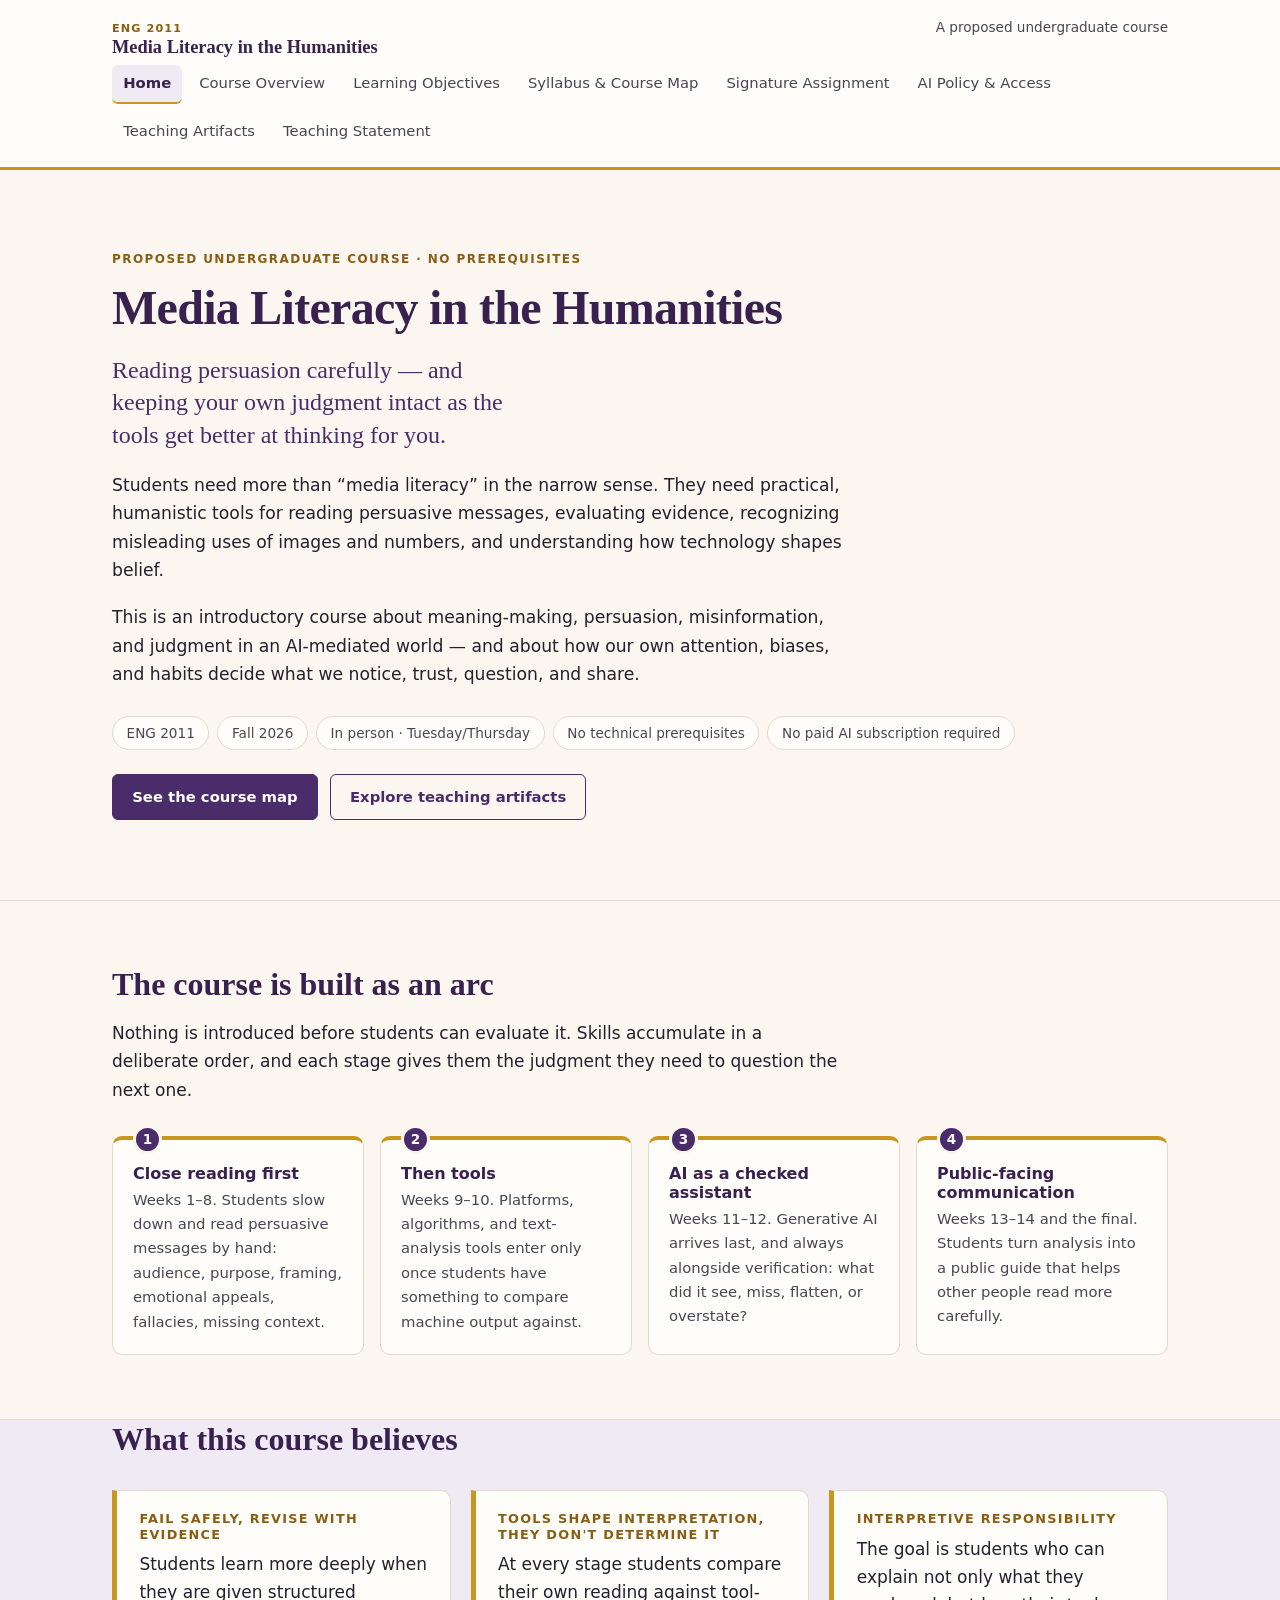
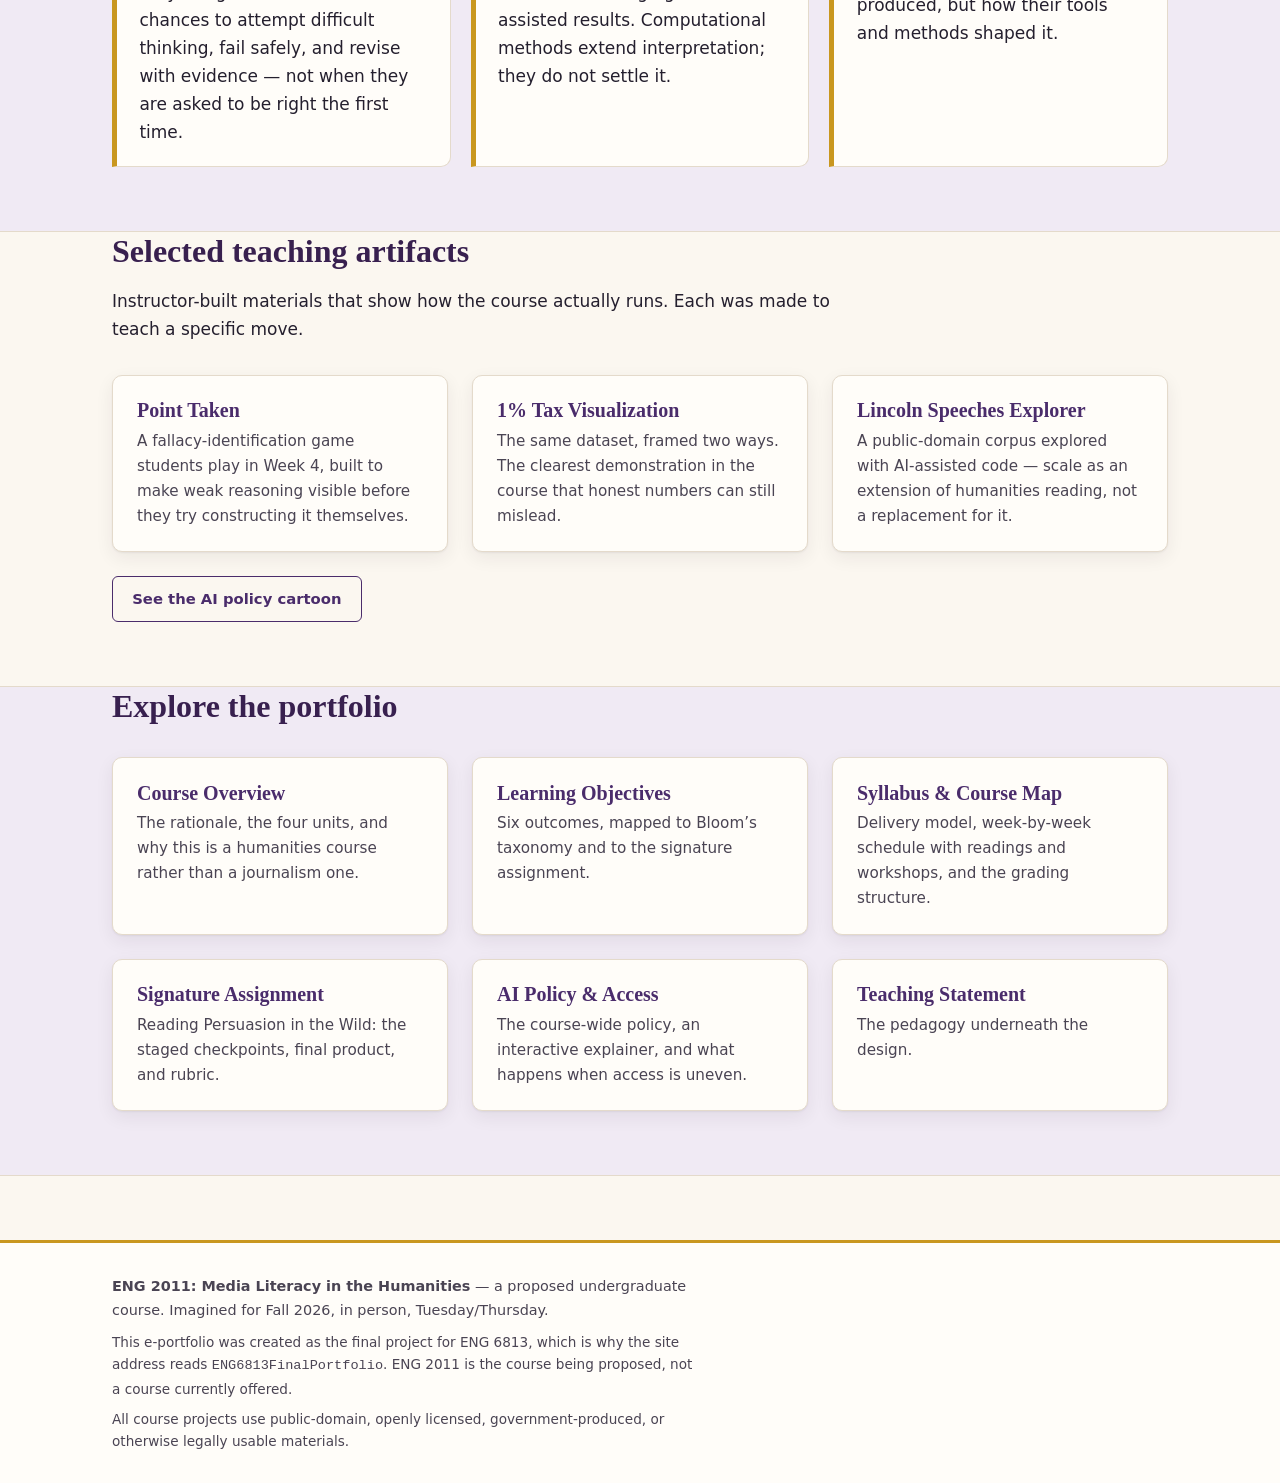
<file: index.html>
<!DOCTYPE html>
<html lang="en">
<head>
<meta charset="utf-8">
<meta name="viewport" content="width=device-width, initial-scale=1">
<title>ENG 2011: Media Literacy in the Humanities</title>
<meta name="description" content="A proposed undergraduate course on persuasion, misinformation, and judgment in an AI-mediated world. Course proposal and teaching portfolio.">
<meta property="og:type" content="website">
<meta property="og:title" content="ENG 2011: Media Literacy in the Humanities">
<meta property="og:description" content="A proposed undergraduate course on persuasion, misinformation, and judgment in an AI-mediated world. Course proposal and teaching portfolio.">
<meta property="og:site_name" content="ENG 2011: Media Literacy in the Humanities">
<meta property="og:url" content="https://kgsucf.github.io/ENG6813FinalPortfolio-Reflection/">
<meta property="og:image" content="https://kgsucf.github.io/ENG6813FinalPortfolio-Reflection/assets/og-image.png">
<meta property="og:image:width" content="1200">
<meta property="og:image:height" content="630">
<meta property="og:image:alt" content="ENG 2011: Media Literacy in the Humanities - a proposed undergraduate course. Reading persuasion carefully, and keeping your own judgment intact.">
<meta name="twitter:card" content="summary_large_image">
<link rel="icon" href="data:image/svg+xml,%3Csvg xmlns='http://www.w3.org/2000/svg' viewBox='0 0 64 64'%3E%3Crect width='64' height='64' rx='14' fill='%234A2C6B'/%3E%3Ctext x='32' y='47' font-size='42' text-anchor='middle' fill='%23C9971F' font-family='Georgia,serif'%3E%3F%3C/text%3E%3C/svg%3E">
<link rel="stylesheet" href="assets/css/site.css">
</head>
<body>
<a class="skip-link" href="#main">Skip to main content</a>

<header class="masthead">
  <div class="shell">
    <div class="masthead-inner">
      <a class="brand" href="index.html">
        <span class="brand-num">ENG 2011</span>
        Media Literacy in the Humanities
      </a>
      <span class="brand-tag">A proposed undergraduate course</span>
    </div>
    <nav class="nav" aria-label="Portfolio sections">
      <ul>
          <li><a href="index.html" aria-current="page">Home</a></li>
          <li><a href="overview.html">Course Overview</a></li>
          <li><a href="objectives.html">Learning Objectives</a></li>
          <li><a href="syllabus.html">Syllabus &amp; Course Map</a></li>
          <li><a href="signature-assignment.html">Signature Assignment</a></li>
          <li><a href="ai-policy.html">AI Policy &amp; Access</a></li>
          <li><a href="artifacts.html">Teaching Artifacts</a></li>
          <li><a href="teaching-statement.html">Teaching Statement</a></li>
      </ul>
    </nav>
  </div>
</header>

<main id="main">
  <section class="hero">
    <div class="shell">
      <p class="eyebrow">Proposed undergraduate course &middot; No prerequisites</p>
      <h1>Media Literacy in the Humanities</h1>
      <p class="hero-sub">Reading persuasion carefully &mdash; and keeping your own
        judgment intact as the tools get better at thinking for you.</p>
      <div class="hero-body prose">
        <p>Students need more than &ldquo;media literacy&rdquo; in the narrow sense. They
          need practical, humanistic tools for reading persuasive messages, evaluating
          evidence, recognizing misleading uses of images and numbers, and understanding
          how technology shapes belief.</p>
        <p>This is an introductory course about meaning-making, persuasion, misinformation,
          and judgment in an AI-mediated world &mdash; and about how our own attention,
          biases, and habits decide what we notice, trust, question, and share.</p>
      </div>
      <ul class="hero-meta">
        <li>ENG 2011</li>
        <li>Fall 2026</li>
        <li>In person &middot; Tuesday/Thursday</li>
        <li>No technical prerequisites</li>
        <li>No paid AI subscription required</li>
      </ul>
      <div class="btn-row">
        <a class="btn" href="syllabus.html">See the course map</a>
        <a class="btn btn-ghost" href="artifacts.html">Explore teaching artifacts</a>
      </div>
    </div>
  </section>

  <section class="band">
    <div class="shell">
      <div class="section-intro">
        <h2>The course is built as an arc</h2>
        <p>Nothing is introduced before students can evaluate it. Skills accumulate in a
          deliberate order, and each stage gives them the judgment they need to question
          the next one.</p>
      </div>
      <ol class="arc">
        <li>
          <h3>Close reading first</h3>
          <p>Weeks 1&ndash;8. Students slow down and read persuasive messages by hand:
            audience, purpose, framing, emotional appeals, fallacies, missing context.</p>
        </li>
        <li>
          <h3>Then tools</h3>
          <p>Weeks 9&ndash;10. Platforms, algorithms, and text-analysis tools enter only
            once students have something to compare machine output against.</p>
        </li>
        <li>
          <h3>AI as a checked assistant</h3>
          <p>Weeks 11&ndash;12. Generative AI arrives last, and always alongside
            verification: what did it see, miss, flatten, or overstate?</p>
        </li>
        <li>
          <h3>Public-facing communication</h3>
          <p>Weeks 13&ndash;14 and the final. Students turn analysis into a public guide
            that helps other people read more carefully.</p>
        </li>
      </ol>
    </div>
  </section>

  <section class="band band-tint">
    <div class="shell">
      <div class="section-intro">
        <h2>What this course believes</h2>
      </div>
      <div class="callout-grid">
        <div class="callout">
          <h3>Fail safely, revise with evidence</h3>
          <p>Students learn more deeply when they are given structured chances to attempt
            difficult thinking, fail safely, and revise with evidence &mdash; not when
            they are asked to be right the first time.</p>
        </div>
        <div class="callout">
          <h3>Tools shape interpretation, they don't determine it</h3>
          <p>At every stage students compare their own reading against tool-assisted
            results. Computational methods extend interpretation; they do not settle it.</p>
        </div>
        <div class="callout">
          <h3>Interpretive responsibility</h3>
          <p>The goal is students who can explain not only what they produced, but how
            their tools and methods shaped it.</p>
        </div>
      </div>
    </div>
  </section>

  <section class="band">
    <div class="shell">
      <div class="section-intro">
        <h2>Selected teaching artifacts</h2>
        <p>Instructor-built materials that show how the course actually runs. Each was
          made to teach a specific move.</p>
      </div>
      <div class="grid">
        <a class="card linkcard" href="artifacts.html#point-taken">
          <h3>Point Taken</h3>
          <p>A fallacy-identification game students play in Week&nbsp;4, built to make
            weak reasoning visible before they try constructing it themselves.</p>
        </a>
        <a class="card linkcard" href="artifacts.html#tax-visualization">
          <h3>1% Tax Visualization</h3>
          <p>The same dataset, framed two ways. The clearest demonstration in the course
            that honest numbers can still mislead.</p>
        </a>
        <a class="card linkcard" href="artifacts.html#lincoln-explorer">
          <h3>Lincoln Speeches Explorer</h3>
          <p>A public-domain corpus explored with AI-assisted code &mdash; scale as an
            extension of humanities reading, not a replacement for it.</p>
        </a>
      </div>
      <div class="btn-row">
        <a class="btn btn-ghost" href="ai-policy.html">See the AI policy cartoon</a>
      </div>
    </div>
  </section>

  <section class="band band-tint">
    <div class="shell">
      <div class="section-intro">
        <h2>Explore the portfolio</h2>
      </div>
      <div class="grid">
        <a class="card linkcard" href="overview.html">
          <h3>Course Overview</h3>
          <p>The rationale, the four units, and why this is a humanities course rather
            than a journalism one.</p>
        </a>
        <a class="card linkcard" href="objectives.html">
          <h3>Learning Objectives</h3>
          <p>Six outcomes, mapped to Bloom&rsquo;s taxonomy and to the signature
            assignment.</p>
        </a>
        <a class="card linkcard" href="syllabus.html">
          <h3>Syllabus &amp; Course Map</h3>
          <p>Delivery model, week-by-week schedule with readings and workshops, and the
            grading structure.</p>
        </a>
        <a class="card linkcard" href="signature-assignment.html">
          <h3>Signature Assignment</h3>
          <p>Reading Persuasion in the Wild: the staged checkpoints, final product, and
            rubric.</p>
        </a>
        <a class="card linkcard" href="ai-policy.html">
          <h3>AI Policy &amp; Access</h3>
          <p>The course-wide policy, an interactive explainer, and what happens when
            access is uneven.</p>
        </a>
        <a class="card linkcard" href="teaching-statement.html">
          <h3>Teaching Statement</h3>
          <p>The pedagogy underneath the design.</p>
        </a>
      </div>
    </div>
  </section>

</main>

<footer class="site-footer">
  <div class="shell">
      <p><strong>ENG 2011: Media Literacy in the Humanities</strong> &mdash; a proposed
        undergraduate course. Imagined for Fall 2026, in person, Tuesday/Thursday.</p>
      <p class="footer-note">This e-portfolio was created as the final project for
        ENG 6813, which is why the site address reads <code>ENG6813FinalPortfolio</code>.
        ENG 2011 is the course being proposed, not a course currently offered.</p>
      <p class="footer-note">All course projects use public-domain, openly licensed,
        government-produced, or otherwise legally usable materials.</p>
  </div>
</footer>
</body>
</html>
</file>
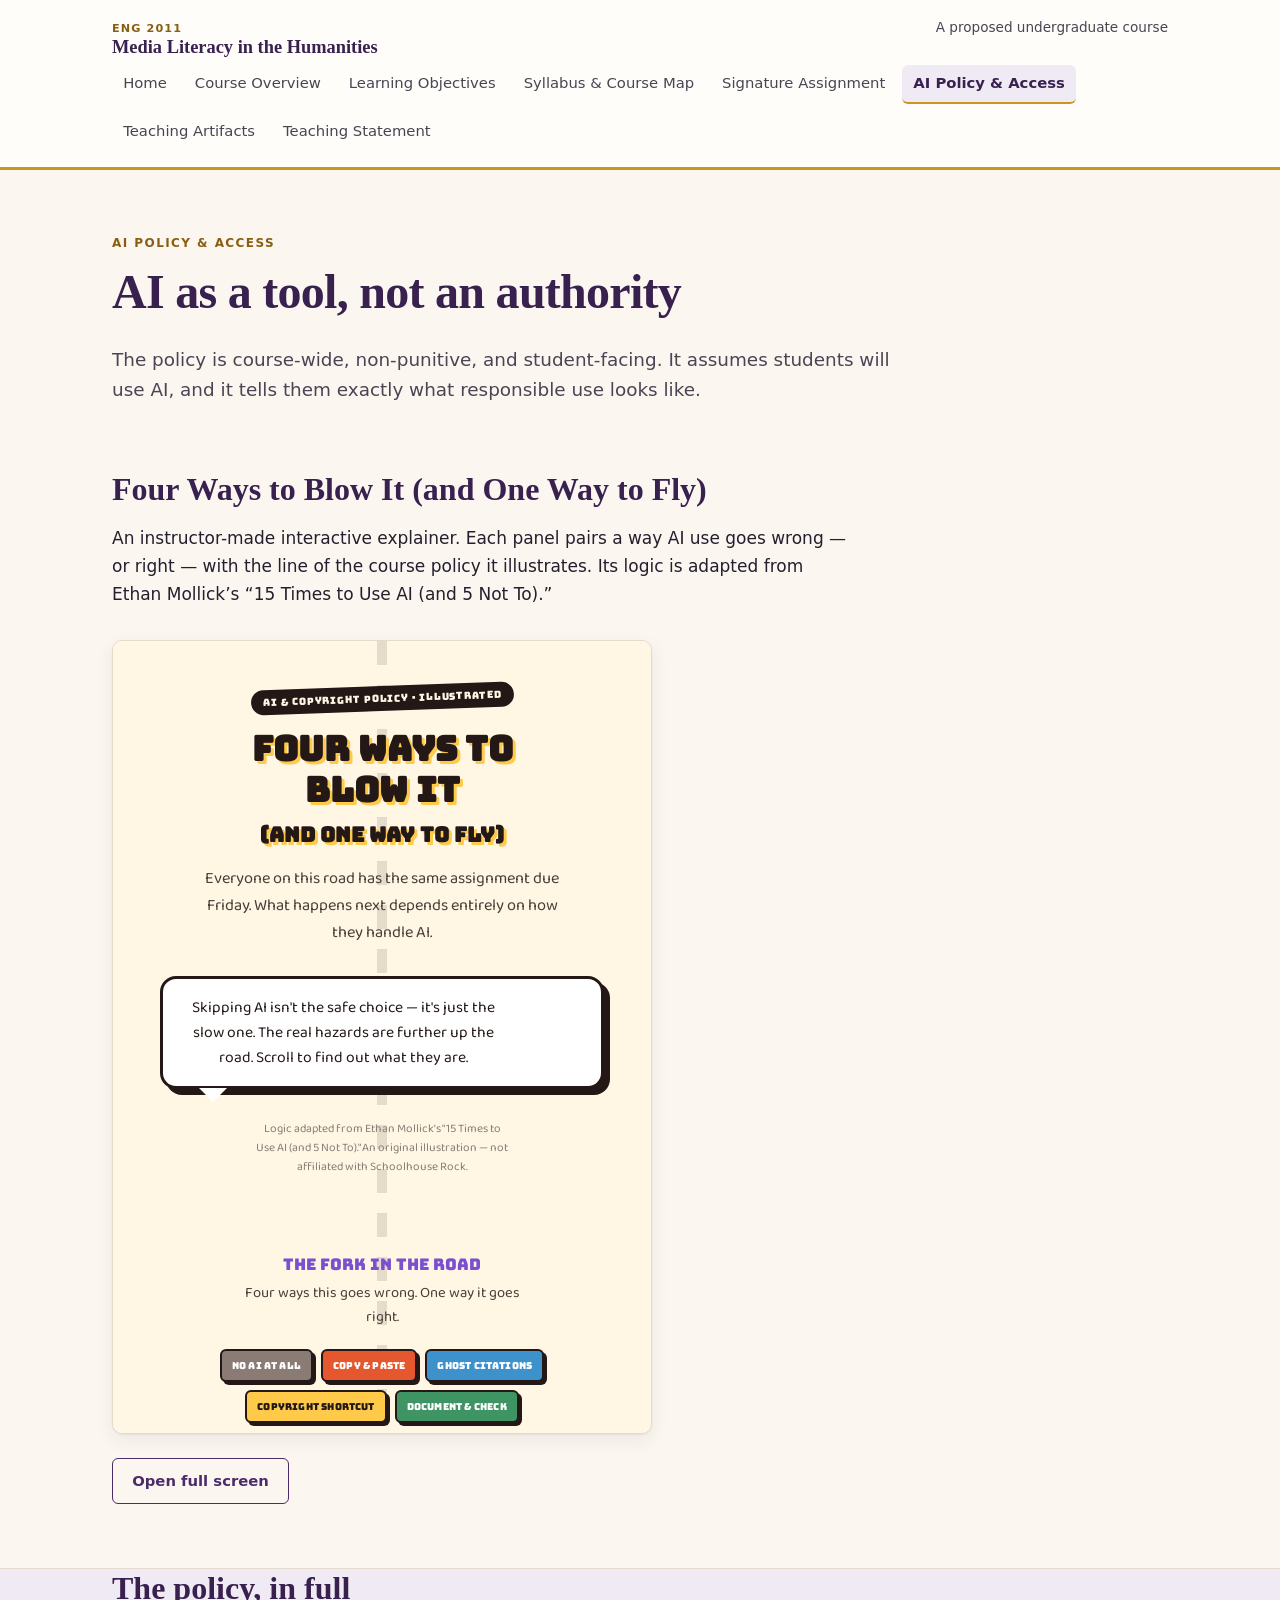
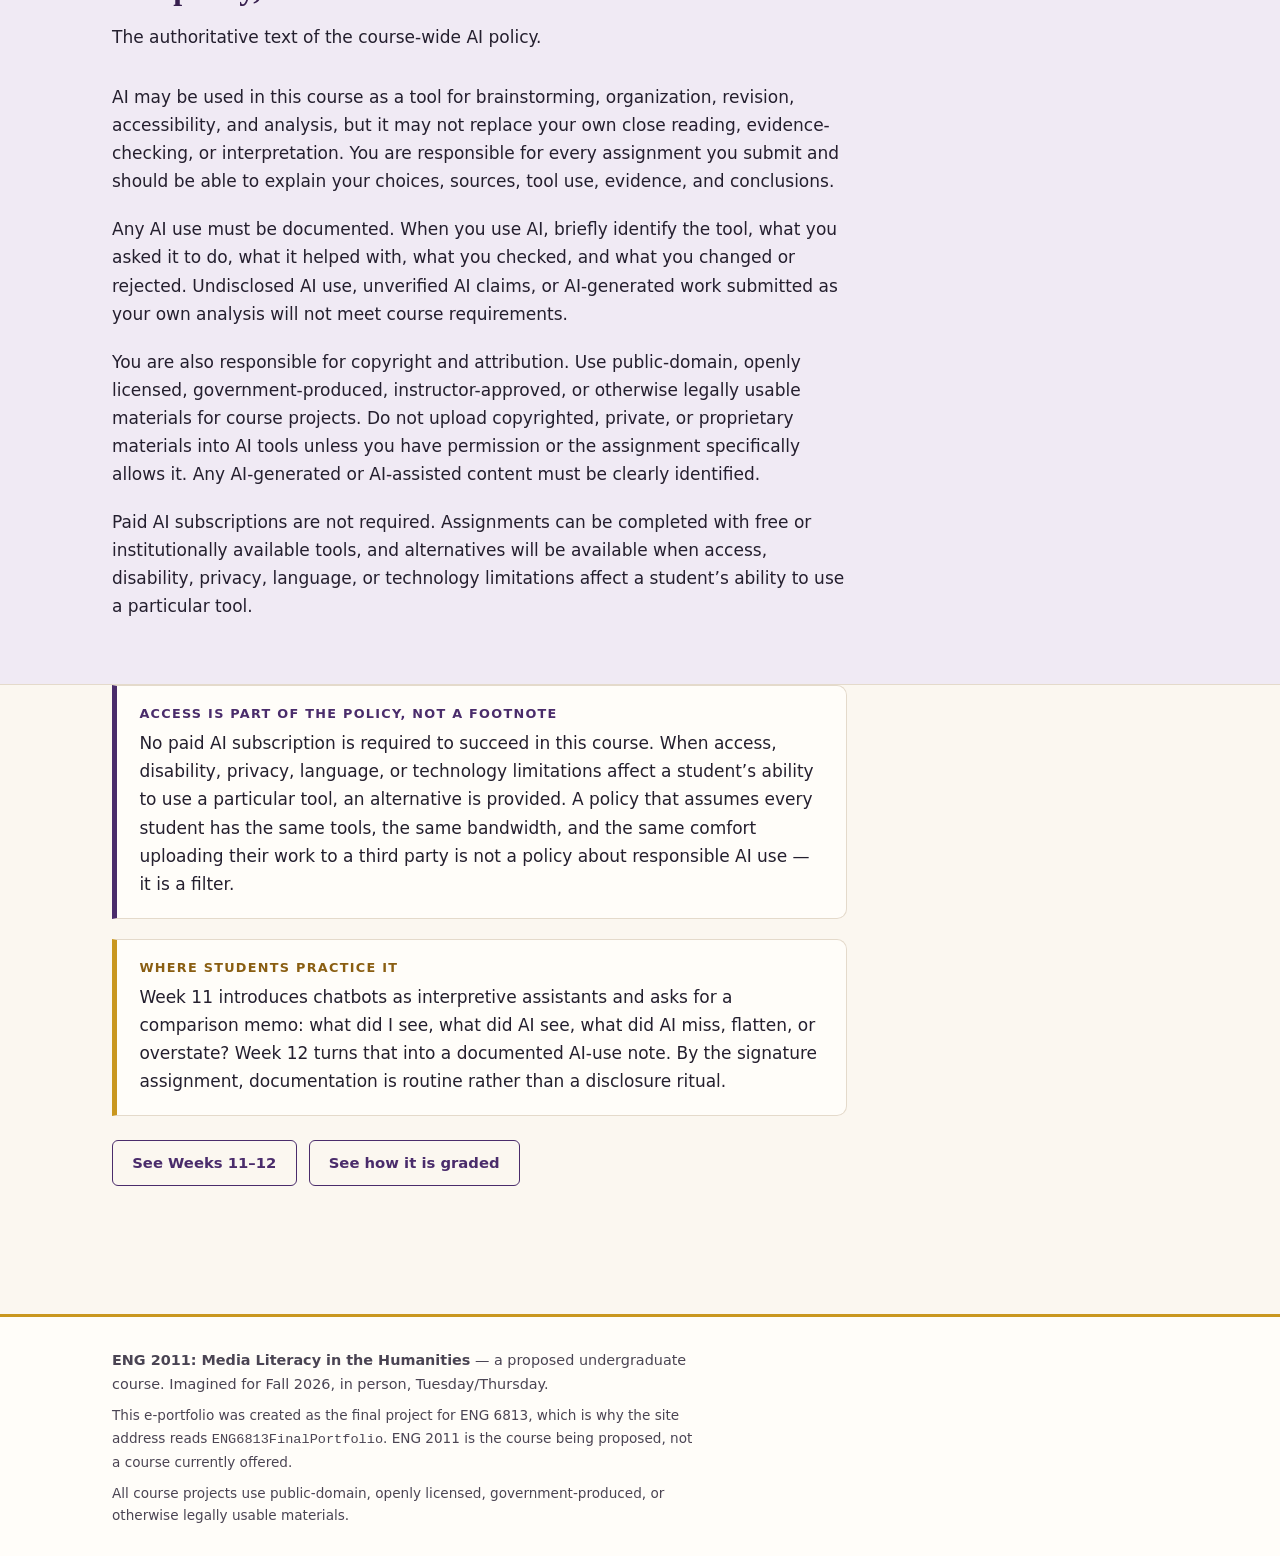
<file: ai-policy.html>
<!DOCTYPE html>
<html lang="en">
<head>
<meta charset="utf-8">
<meta name="viewport" content="width=device-width, initial-scale=1">
<title>AI Policy & Access · ENG 2011</title>
<meta name="description" content="The course-wide AI policy, an interactive explainer of what responsible use looks like, and how access limitations are accommodated.">
<meta property="og:type" content="website">
<meta property="og:title" content="AI Policy & Access · ENG 2011">
<meta property="og:description" content="The course-wide AI policy, an interactive explainer of what responsible use looks like, and how access limitations are accommodated.">
<meta property="og:site_name" content="ENG 2011: Media Literacy in the Humanities">
<meta property="og:url" content="https://kgsucf.github.io/ENG6813FinalPortfolio-Reflection/ai-policy.html">
<meta property="og:image" content="https://kgsucf.github.io/ENG6813FinalPortfolio-Reflection/assets/og-image.png">
<meta property="og:image:width" content="1200">
<meta property="og:image:height" content="630">
<meta property="og:image:alt" content="ENG 2011: Media Literacy in the Humanities - a proposed undergraduate course. Reading persuasion carefully, and keeping your own judgment intact.">
<meta name="twitter:card" content="summary_large_image">
<link rel="icon" href="data:image/svg+xml,%3Csvg xmlns='http://www.w3.org/2000/svg' viewBox='0 0 64 64'%3E%3Crect width='64' height='64' rx='14' fill='%234A2C6B'/%3E%3Ctext x='32' y='47' font-size='42' text-anchor='middle' fill='%23C9971F' font-family='Georgia,serif'%3E%3F%3C/text%3E%3C/svg%3E">
<link rel="stylesheet" href="assets/css/site.css">
</head>
<body>
<a class="skip-link" href="#main">Skip to main content</a>

<header class="masthead">
  <div class="shell">
    <div class="masthead-inner">
      <a class="brand" href="index.html">
        <span class="brand-num">ENG 2011</span>
        Media Literacy in the Humanities
      </a>
      <span class="brand-tag">A proposed undergraduate course</span>
    </div>
    <nav class="nav" aria-label="Portfolio sections">
      <ul>
          <li><a href="index.html">Home</a></li>
          <li><a href="overview.html">Course Overview</a></li>
          <li><a href="objectives.html">Learning Objectives</a></li>
          <li><a href="syllabus.html">Syllabus &amp; Course Map</a></li>
          <li><a href="signature-assignment.html">Signature Assignment</a></li>
          <li><a href="ai-policy.html" aria-current="page">AI Policy &amp; Access</a></li>
          <li><a href="artifacts.html">Teaching Artifacts</a></li>
          <li><a href="teaching-statement.html">Teaching Statement</a></li>
      </ul>
    </nav>
  </div>
</header>

<main id="main">
  <section class="band page-head">
    <div class="shell">
      <p class="eyebrow">AI Policy &amp; Access</p>
      <h1>AI as a tool, not an authority</h1>
      <p class="lede">The policy is course-wide, non-punitive, and student-facing. It
        assumes students will use AI, and it tells them exactly what responsible use
        looks like.</p>
    </div>
  </section>

  <section class="band">
    <div class="shell">
      <div class="section-intro">
        <h2>Four Ways to Blow It (and One Way to Fly)</h2>
        <p>An instructor-made interactive explainer. Each panel pairs a way AI use goes
          wrong &mdash; or right &mdash; with the line of the course policy it illustrates.
          Its logic is adapted from Ethan Mollick&rsquo;s &ldquo;15 Times to Use AI (and 5
          Not To).&rdquo;</p>
      </div>

      <div class="cartoon-frame">
        <iframe src="artifacts/ai-policy-cartoon.html"
                title="Four Ways to Blow It (and One Way to Fly): an interactive explainer of the course AI policy"
                loading="lazy"></iframe>
      </div>

      <a class="cartoon-card" href="artifacts/ai-policy-cartoon.html">
        <p class="cc-kicker">Interactive explainer</p>
        <p class="cc-title">Four Ways to Blow It (and One Way to Fly)</p>
        <p class="cc-sub">Five illustrated panels on what responsible AI use looks like
          in this course.</p>
        <span class="cc-cta">Open the explainer</span>
      </a>

      <div class="btn-row cartoon-fullscreen">
        <a class="btn btn-ghost" href="artifacts/ai-policy-cartoon.html">Open full screen</a>
      </div>
    </div>
  </section>

  <section class="band band-tint">
    <div class="shell">
      <div class="section-intro">
        <h2>The policy, in full</h2>
        <p>The authoritative text of the course-wide AI policy.</p>
      </div>
      <div class="prose stack">
        <p>AI may be used in this course as a tool for brainstorming, organization,
          revision, accessibility, and analysis, but it may not replace your own close
          reading, evidence-checking, or interpretation. You are responsible for every
          assignment you submit and should be able to explain your choices, sources, tool
          use, evidence, and conclusions.</p>
        <p>Any AI use must be documented. When you use AI, briefly identify the tool, what
          you asked it to do, what it helped with, what you checked, and what you changed
          or rejected. Undisclosed AI use, unverified AI claims, or AI-generated work
          submitted as your own analysis will not meet course requirements.</p>
        <p>You are also responsible for copyright and attribution. Use public-domain,
          openly licensed, government-produced, instructor-approved, or otherwise legally
          usable materials for course projects. Do not upload copyrighted, private, or
          proprietary materials into AI tools unless you have permission or the assignment
          specifically allows it. Any AI-generated or AI-assisted content must be clearly
          identified.</p>
        <p>Paid AI subscriptions are not required. Assignments can be completed with free
          or institutionally available tools, and alternatives will be available when
          access, disability, privacy, language, or technology limitations affect a
          student&rsquo;s ability to use a particular tool.</p>
      </div>
    </div>
  </section>

  <section class="band">
    <div class="shell">
      <div class="callout callout-plum">
        <h3>Access is part of the policy, not a footnote</h3>
        <p>No paid AI subscription is required to succeed in this course. When access,
          disability, privacy, language, or technology limitations affect a
          student&rsquo;s ability to use a particular tool, an alternative is provided.
          A policy that assumes every student has the same tools, the same bandwidth, and
          the same comfort uploading their work to a third party is not a policy about
          responsible AI use &mdash; it is a filter.</p>
      </div>

      <div class="callout">
        <h3>Where students practice it</h3>
        <p>Week&nbsp;11 introduces chatbots as interpretive assistants and asks for a
          comparison memo: what did I see, what did AI see, what did AI miss, flatten, or
          overstate? Week&nbsp;12 turns that into a documented AI-use note. By the
          signature assignment, documentation is routine rather than a disclosure ritual.</p>
      </div>

      <div class="btn-row">
        <a class="btn btn-ghost" href="syllabus.html">See Weeks 11&ndash;12</a>
        <a class="btn btn-ghost" href="signature-assignment.html">See how it is graded</a>
      </div>
    </div>
  </section>

</main>

<footer class="site-footer">
  <div class="shell">
      <p><strong>ENG 2011: Media Literacy in the Humanities</strong> &mdash; a proposed
        undergraduate course. Imagined for Fall 2026, in person, Tuesday/Thursday.</p>
      <p class="footer-note">This e-portfolio was created as the final project for
        ENG 6813, which is why the site address reads <code>ENG6813FinalPortfolio</code>.
        ENG 2011 is the course being proposed, not a course currently offered.</p>
      <p class="footer-note">All course projects use public-domain, openly licensed,
        government-produced, or otherwise legally usable materials.</p>
  </div>
</footer>
</body>
</html>
</file>
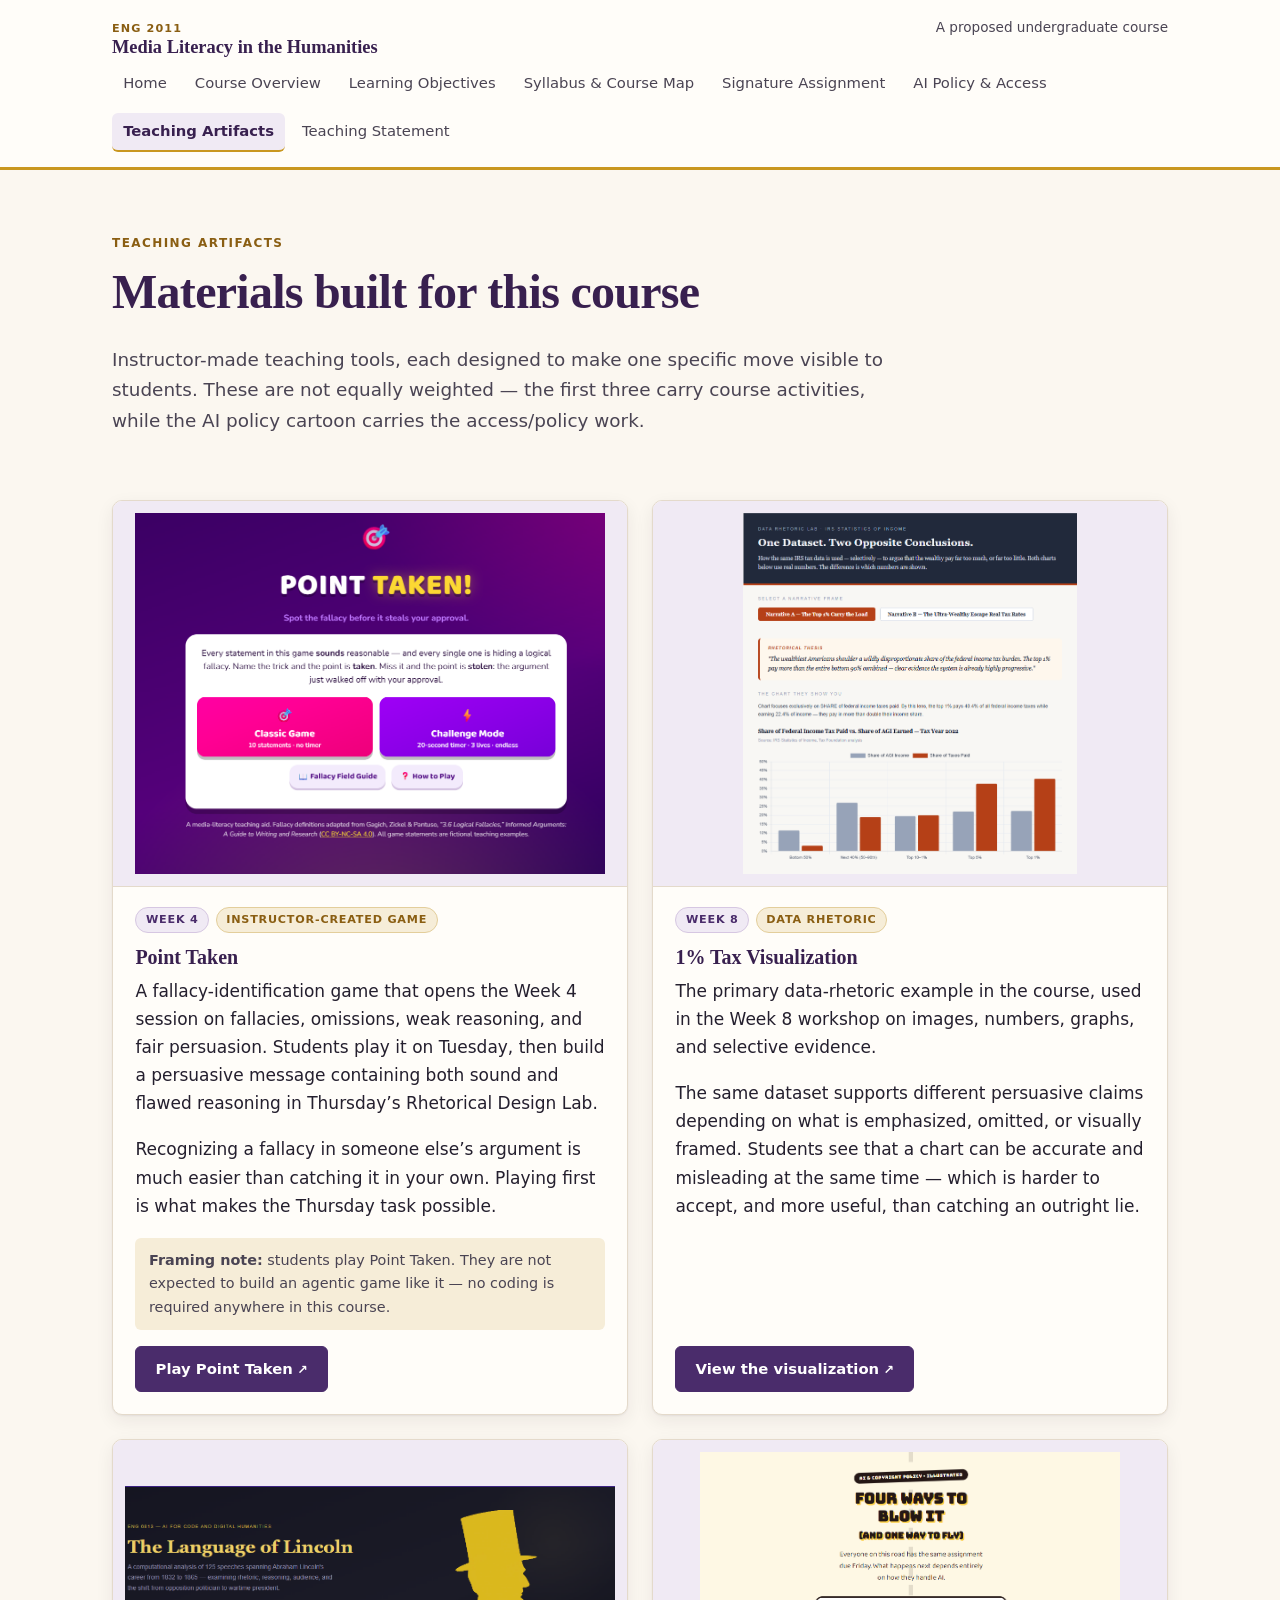
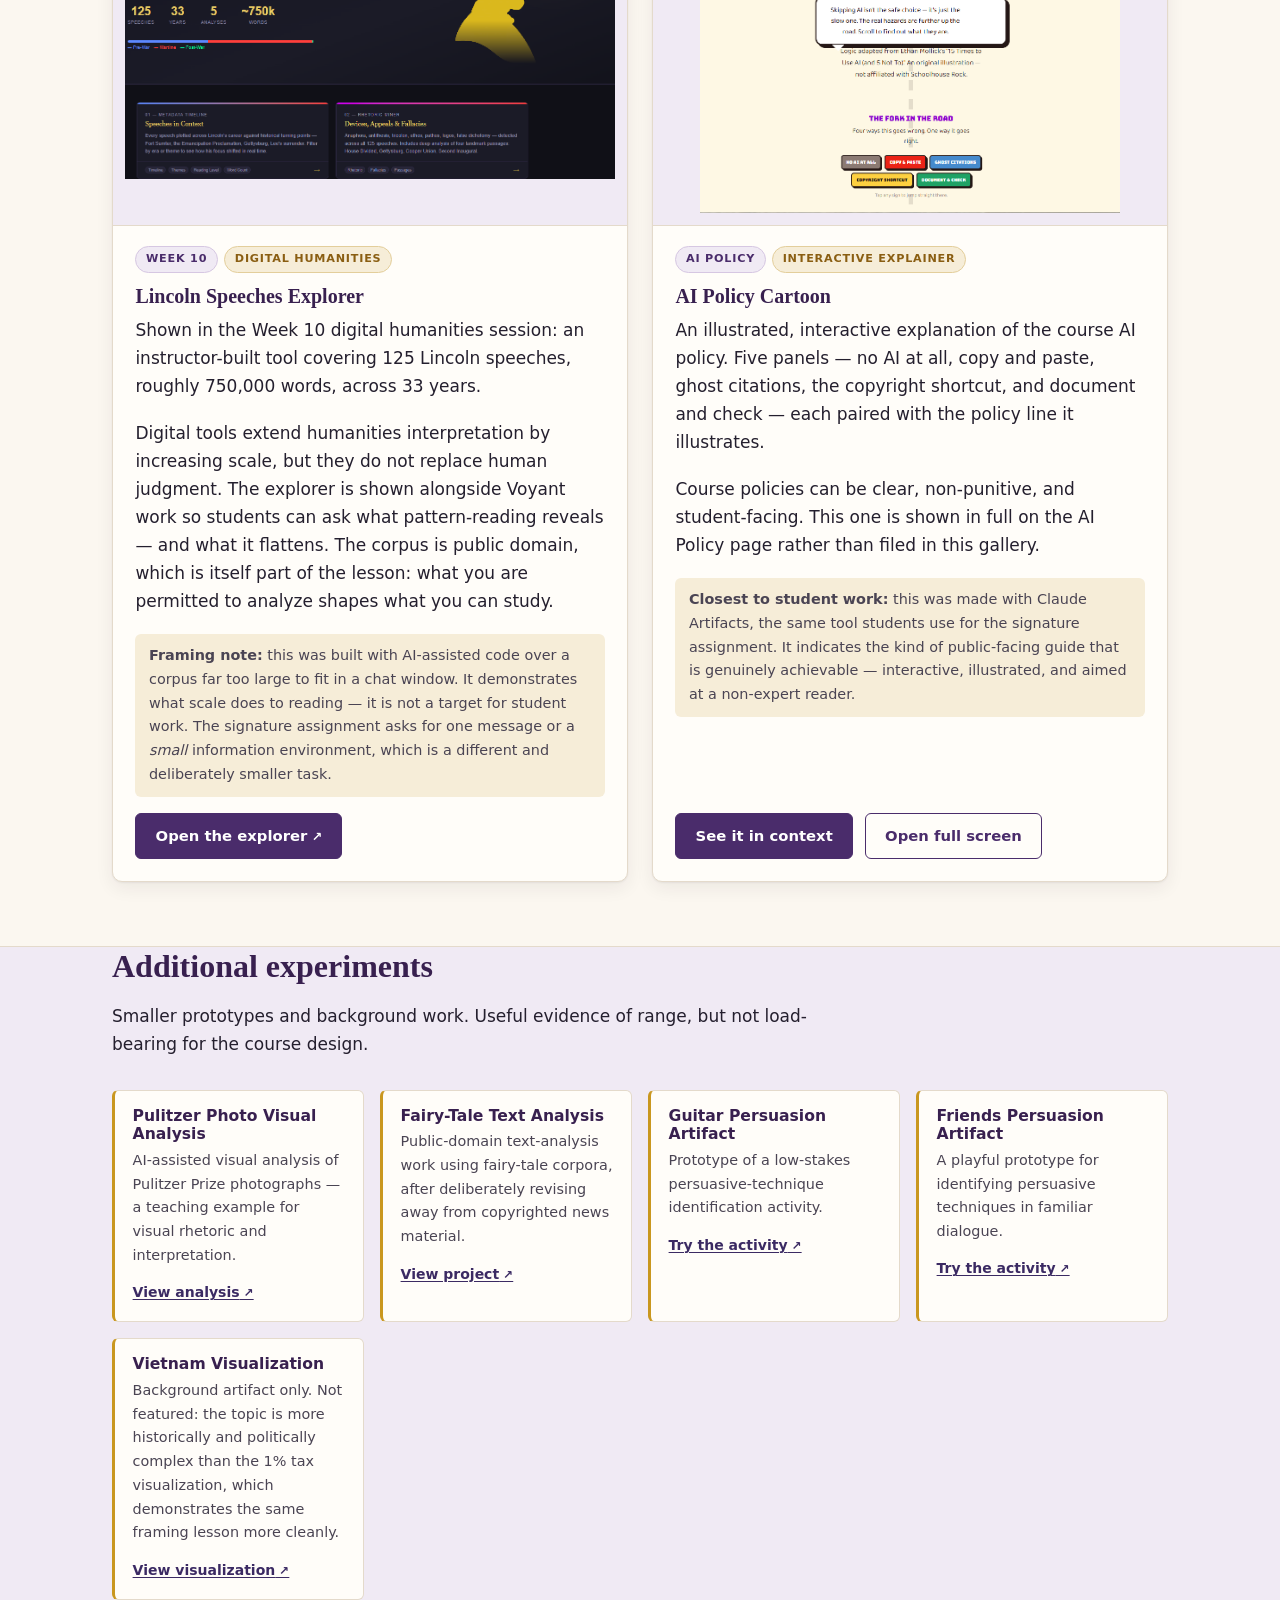
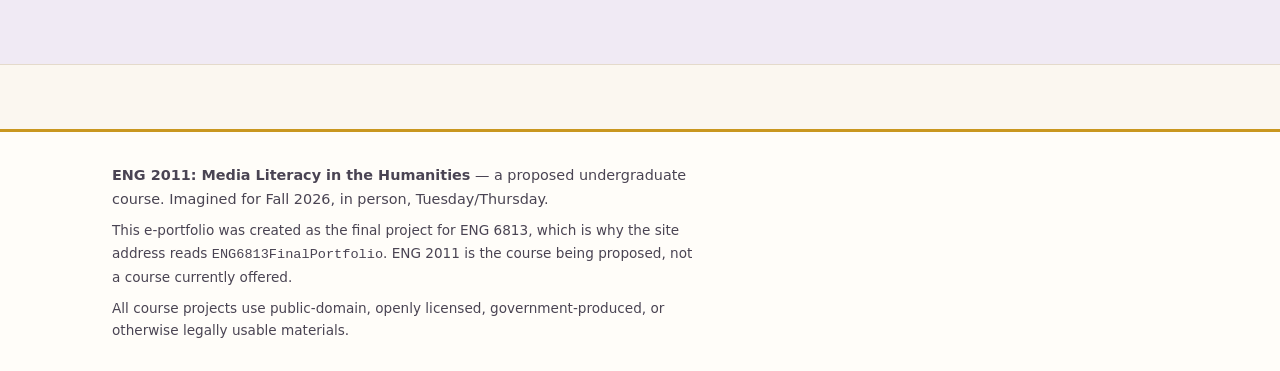
<file: artifacts.html>
<!DOCTYPE html>
<html lang="en">
<head>
<meta charset="utf-8">
<meta name="viewport" content="width=device-width, initial-scale=1">
<title>Teaching Artifacts · ENG 2011</title>
<meta name="description" content="Instructor-built teaching materials: Point Taken, the 1% tax visualization, the Lincoln Speeches Explorer, and the AI policy explainer.">
<meta property="og:type" content="website">
<meta property="og:title" content="Teaching Artifacts · ENG 2011">
<meta property="og:description" content="Instructor-built teaching materials: Point Taken, the 1% tax visualization, the Lincoln Speeches Explorer, and the AI policy explainer.">
<meta property="og:site_name" content="ENG 2011: Media Literacy in the Humanities">
<meta property="og:url" content="https://kgsucf.github.io/ENG6813FinalPortfolio-Reflection/artifacts.html">
<meta property="og:image" content="https://kgsucf.github.io/ENG6813FinalPortfolio-Reflection/assets/og-image.png">
<meta property="og:image:width" content="1200">
<meta property="og:image:height" content="630">
<meta property="og:image:alt" content="ENG 2011: Media Literacy in the Humanities - a proposed undergraduate course. Reading persuasion carefully, and keeping your own judgment intact.">
<meta name="twitter:card" content="summary_large_image">
<link rel="icon" href="data:image/svg+xml,%3Csvg xmlns='http://www.w3.org/2000/svg' viewBox='0 0 64 64'%3E%3Crect width='64' height='64' rx='14' fill='%234A2C6B'/%3E%3Ctext x='32' y='47' font-size='42' text-anchor='middle' fill='%23C9971F' font-family='Georgia,serif'%3E%3F%3C/text%3E%3C/svg%3E">
<link rel="stylesheet" href="assets/css/site.css">
</head>
<body>
<a class="skip-link" href="#main">Skip to main content</a>

<header class="masthead">
  <div class="shell">
    <div class="masthead-inner">
      <a class="brand" href="index.html">
        <span class="brand-num">ENG 2011</span>
        Media Literacy in the Humanities
      </a>
      <span class="brand-tag">A proposed undergraduate course</span>
    </div>
    <nav class="nav" aria-label="Portfolio sections">
      <ul>
          <li><a href="index.html">Home</a></li>
          <li><a href="overview.html">Course Overview</a></li>
          <li><a href="objectives.html">Learning Objectives</a></li>
          <li><a href="syllabus.html">Syllabus &amp; Course Map</a></li>
          <li><a href="signature-assignment.html">Signature Assignment</a></li>
          <li><a href="ai-policy.html">AI Policy &amp; Access</a></li>
          <li><a href="artifacts.html" aria-current="page">Teaching Artifacts</a></li>
          <li><a href="teaching-statement.html">Teaching Statement</a></li>
      </ul>
    </nav>
  </div>
</header>

<main id="main">
  <section class="band page-head">
    <div class="shell">
      <p class="eyebrow">Teaching Artifacts</p>
      <h1>Materials built for this course</h1>
      <p class="lede">Instructor-made teaching tools, each designed to make one specific
        move visible to students. These are not equally weighted &mdash; the first three
        carry course activities, while the AI policy cartoon carries the access/policy
        work.</p>
    </div>
  </section>

  <section class="band">
    <div class="shell">
      <div class="grid grid-2">

        <article class="artifact" id="point-taken">
          <div class="artifact-media">
            <img src="assets/point_taken.png" alt="Screenshot of Point Taken, a fallacy-identification game" data-name="Point Taken">
          </div>
          <div class="artifact-body">
            <div class="chip-row">
              <span class="chip chip-plum">Week 4</span>
              <span class="chip">Instructor-created game</span>
            </div>
            <h3>Point Taken</h3>
            <p>A fallacy-identification game that opens the Week&nbsp;4 session on
              fallacies, omissions, weak reasoning, and fair persuasion. Students play it
              on Tuesday, then build a persuasive message containing both sound and flawed
              reasoning in Thursday&rsquo;s Rhetorical Design Lab.</p>
            <p>Recognizing a fallacy in someone else&rsquo;s argument is much easier than
              catching it in your own. Playing first is what makes the Thursday task
              possible.</p>
            <p class="artifact-note"><strong>Framing note:</strong> students play Point
              Taken. They are not expected to build an agentic game like it &mdash; no
              coding is required anywhere in this course.</p>
            <div class="btn-row">
              <a class="btn ext" href="https://kgsucf.github.io/PointTaken/">Play Point Taken</a>
            </div>
          </div>
        </article>

        <article class="artifact" id="tax-visualization">
          <div class="artifact-media">
            <img src="assets/tax_visualization.png" alt="Screenshot of the 1% tax data visualization" data-name="1% Tax Visualization">
          </div>
          <div class="artifact-body">
            <div class="chip-row">
              <span class="chip chip-plum">Week 8</span>
              <span class="chip">Data rhetoric</span>
            </div>
            <h3>1% Tax Visualization</h3>
            <p>The primary data-rhetoric example in the course, used in the Week&nbsp;8
              workshop on images, numbers, graphs, and selective evidence.</p>
            <p>The same dataset supports different persuasive claims depending on what is
              emphasized, omitted, or visually framed. Students see that a chart can be
              accurate and misleading at the same time &mdash; which is harder to accept,
              and more useful, than catching an outright lie.</p>
            <div class="btn-row">
              <a class="btn ext" href="https://kgsucf.github.io/ENG6813VisualAnalysis/tax-data-rhetoric.html">View the visualization</a>
            </div>
          </div>
        </article>

        <article class="artifact" id="lincoln-explorer">
          <div class="artifact-media">
            <img src="assets/lincoln_explorer.png" alt="Screenshot of the Lincoln Speeches Explorer" data-name="Lincoln Speeches Explorer">
          </div>
          <div class="artifact-body">
            <div class="chip-row">
              <span class="chip chip-plum">Week 10</span>
              <span class="chip">Digital humanities</span>
            </div>
            <h3>Lincoln Speeches Explorer</h3>
            <p>Shown in the Week&nbsp;10 digital humanities session: an instructor-built
              tool covering 125 Lincoln speeches, roughly 750,000 words, across 33 years.</p>
            <p>Digital tools extend humanities interpretation by increasing scale, but they
              do not replace human judgment. The explorer is shown alongside Voyant work so
              students can ask what pattern-reading reveals &mdash; and what it flattens.
              The corpus is public domain, which is itself part of the lesson: what you are
              permitted to analyze shapes what you can study.</p>
            <p class="artifact-note"><strong>Framing note:</strong> this was built with
              AI-assisted code over a corpus far too large to fit in a chat window. It
              demonstrates what scale does to reading &mdash; it is not a target for student
              work. The signature assignment asks for one message or a <em>small</em>
              information environment, which is a different and deliberately smaller task.</p>
            <div class="btn-row">
              <a class="btn ext" href="https://kgsucf.github.io/ENG6813AIforCodeandDigitalHumanities/">Open the explorer</a>
            </div>
          </div>
        </article>

        <article class="artifact" id="ai-policy-cartoon">
          <div class="artifact-media">
            <img src="assets/ai_policy_cartoon.png" alt="Screenshot of the AI policy explainer, Four Ways to Blow It" data-name="Four Ways to Blow It" data-hint="Interactive &middot; five panels">
          </div>
          <div class="artifact-body">
            <div class="chip-row">
              <span class="chip chip-plum">AI Policy</span>
              <span class="chip">Interactive explainer</span>
            </div>
            <h3>AI Policy Cartoon</h3>
            <p>An illustrated, interactive explanation of the course AI policy. Five panels
              &mdash; no AI at all, copy and paste, ghost citations, the copyright
              shortcut, and document and check &mdash; each paired with the policy line it
              illustrates.</p>
            <p>Course policies can be clear, non-punitive, and student-facing. This one is
              shown in full on the AI Policy page rather than filed in this gallery.</p>
            <p class="artifact-note"><strong>Closest to student work:</strong> this was made
              with Claude Artifacts, the same tool students use for the signature assignment.
              It indicates the kind of public-facing guide that is genuinely achievable
              &mdash; interactive, illustrated, and aimed at a non-expert reader.</p>
            <div class="btn-row">
              <a class="btn" href="ai-policy.html">See it in context</a>
              <a class="btn btn-ghost" href="artifacts/ai-policy-cartoon.html">Open full screen</a>
            </div>
          </div>
        </article>

      </div>
    </div>
  </section>

  <section class="band band-tint">
    <div class="shell">
      <div class="section-intro">
        <h2>Additional experiments</h2>
        <p>Smaller prototypes and background work. Useful evidence of range, but not
          load-bearing for the course design.</p>
      </div>
      <div class="mini-grid">

        <div class="mini">
          <h3>Pulitzer Photo Visual Analysis</h3>
          <p>AI-assisted visual analysis of Pulitzer Prize photographs &mdash; a teaching
            example for visual rhetoric and interpretation.</p>
          <a class="ext" href="https://kgsucf.github.io/ENG6813VisualAnalysis/pulitzer_photo_analysis.html">View analysis</a>
        </div>

        <div class="mini">
          <h3>Fairy-Tale Text Analysis</h3>
          <p>Public-domain text-analysis work using fairy-tale corpora, after deliberately
            revising away from copyrighted news material.</p>
          <a class="ext" href="https://kgsucf.github.io/ENG6813TextAnalysisFairyTales/">View project</a>
        </div>

        <div class="mini">
          <h3>Guitar Persuasion Artifact</h3>
          <p>Prototype of a low-stakes persuasive-technique identification activity.</p>
          <a class="ext" href="https://kgsucf.github.io/ENG6813ActiveLearning/rhetoric_game_v2.html">Try the activity</a>
        </div>

        <div class="mini">
          <h3>Friends Persuasion Artifact</h3>
          <p>A playful prototype for identifying persuasive techniques in familiar
            dialogue.</p>
          <a class="ext" href="https://kgsucf.github.io/ENG6813ActiveLearning/friends_persuasion_activity.html">Try the activity</a>
        </div>

        <div class="mini">
          <h3>Vietnam Visualization</h3>
          <p>Background artifact only. Not featured: the topic is more historically and
            politically complex than the 1% tax visualization, which demonstrates the same
            framing lesson more cleanly.</p>
          <a class="ext" href="https://kgsucf.github.io/ENG6813VisualAnalysis/vietnam_bias_demo.html">View visualization</a>
        </div>

      </div>
    </div>
  </section>

</main>

<footer class="site-footer">
  <div class="shell">
      <p><strong>ENG 2011: Media Literacy in the Humanities</strong> &mdash; a proposed
        undergraduate course. Imagined for Fall 2026, in person, Tuesday/Thursday.</p>
      <p class="footer-note">This e-portfolio was created as the final project for
        ENG 6813, which is why the site address reads <code>ENG6813FinalPortfolio</code>.
        ENG 2011 is the course being proposed, not a course currently offered.</p>
      <p class="footer-note">All course projects use public-domain, openly licensed,
        government-produced, or otherwise legally usable materials.</p>
  </div>
</footer>
<script src="assets/js/artifact-media.js"></script>
</body>
</html>
</file>
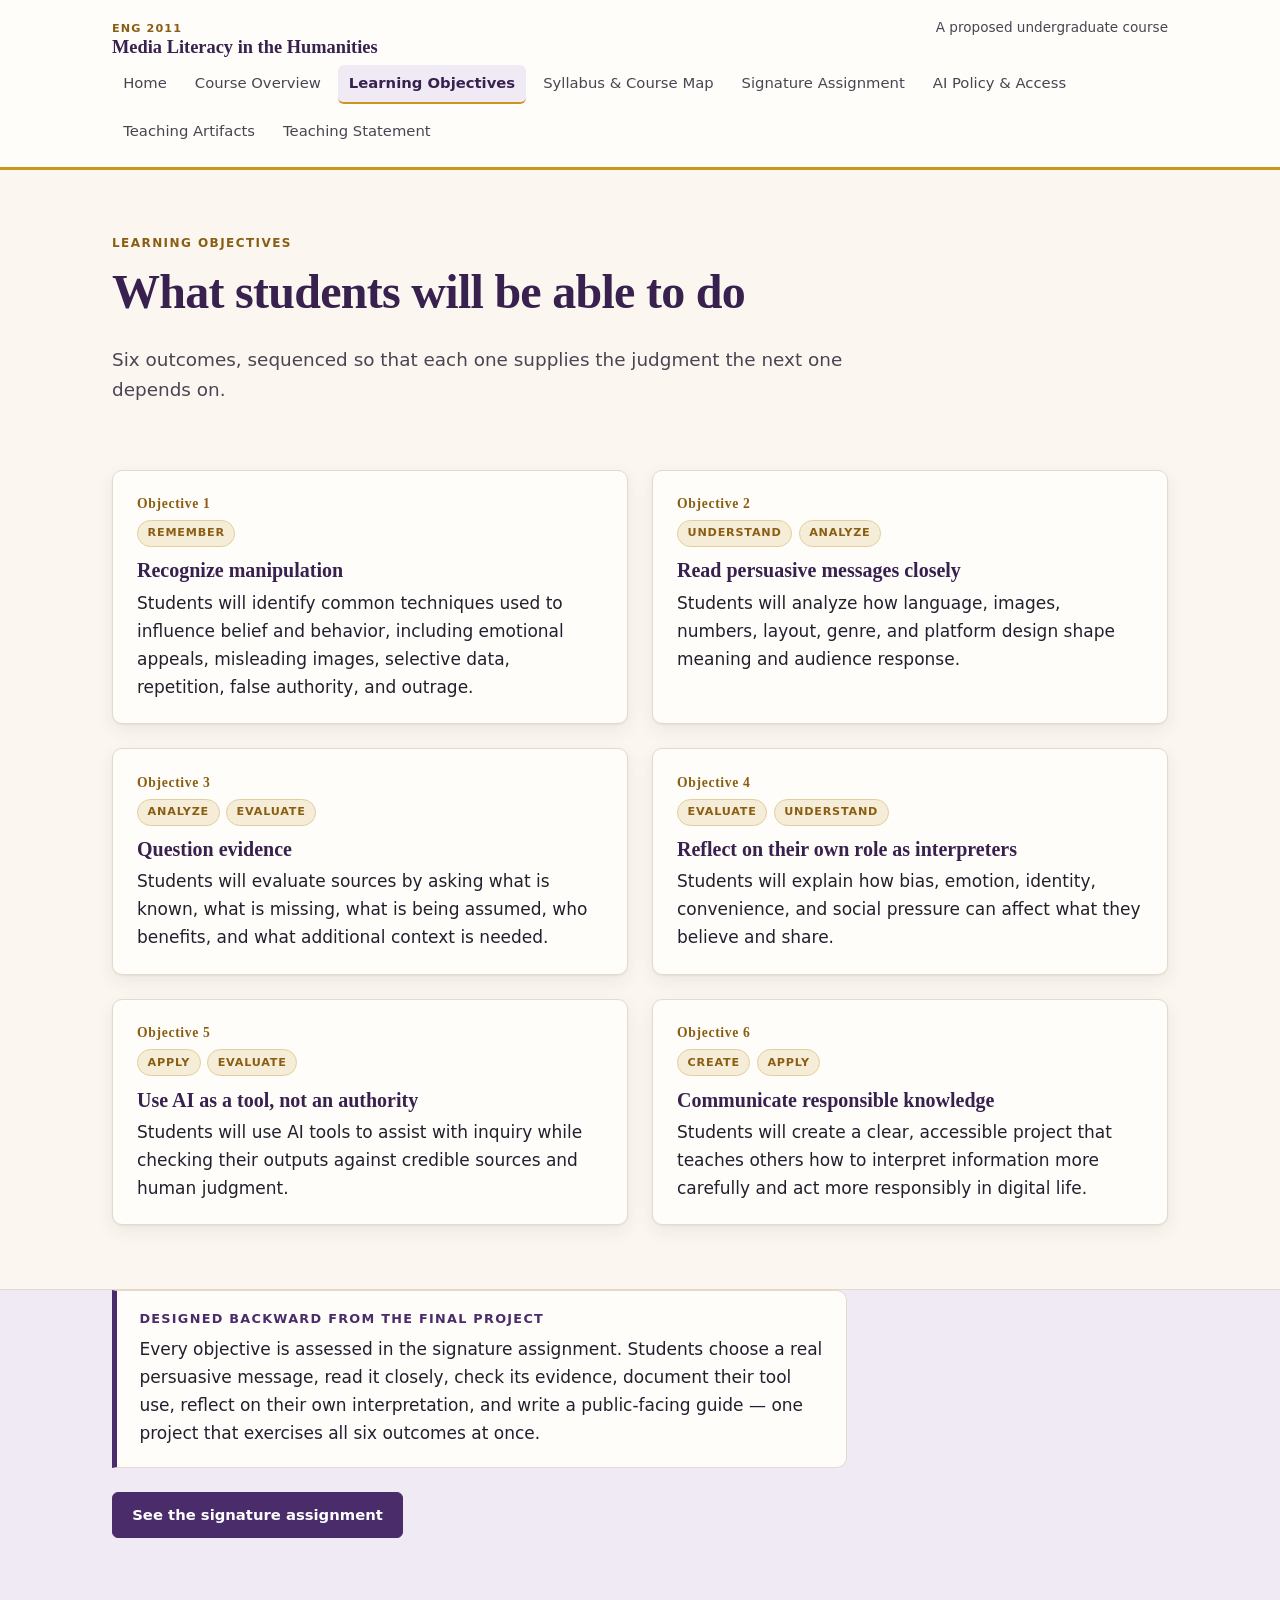
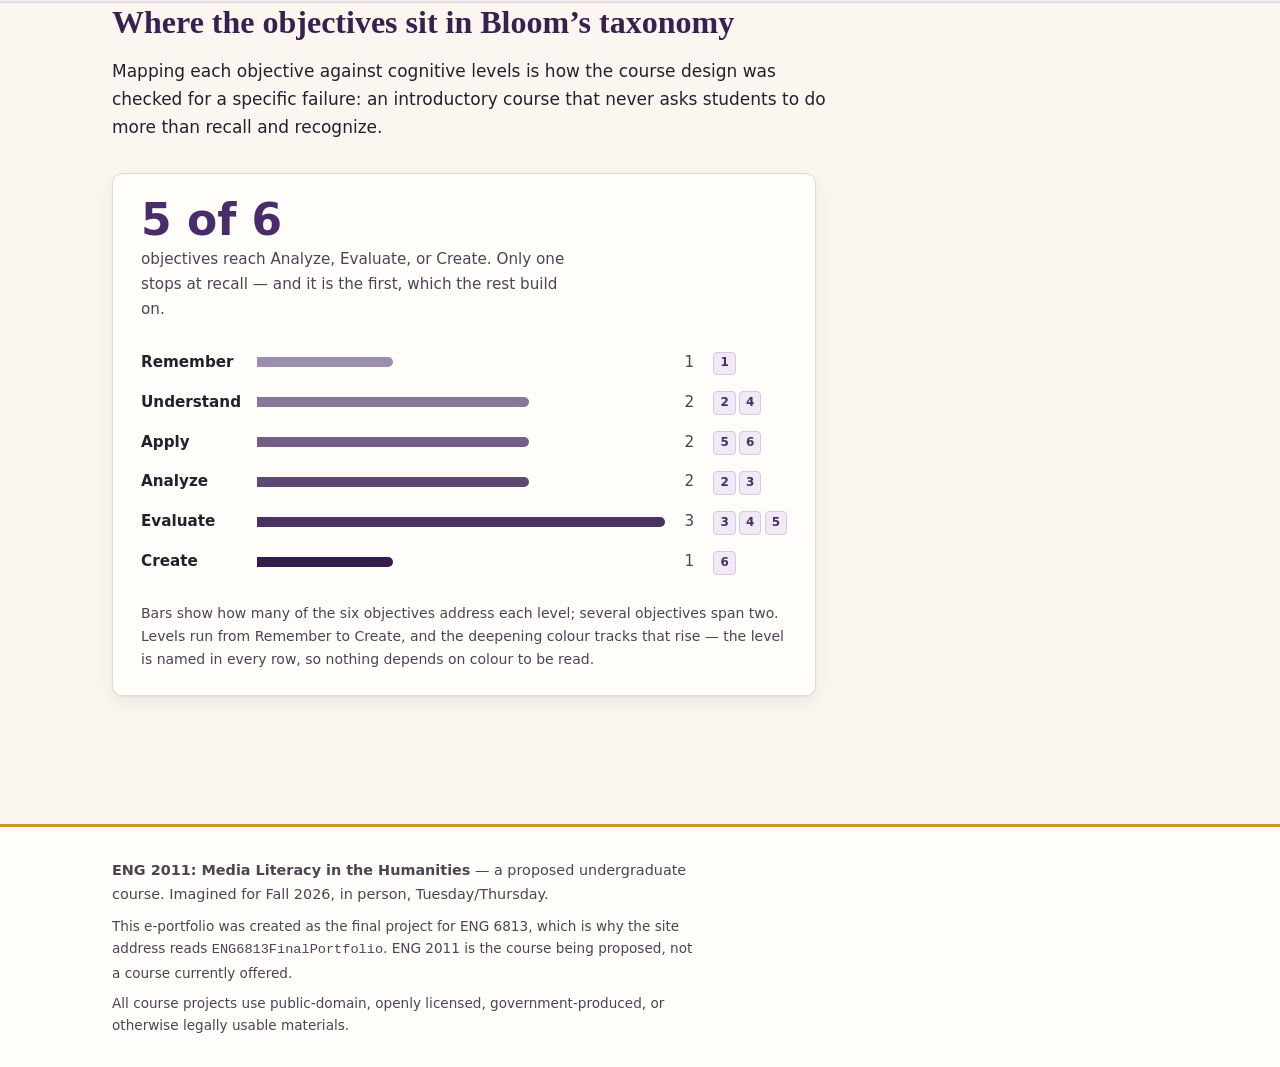
<file: objectives.html>
<!DOCTYPE html>
<html lang="en">
<head>
<meta charset="utf-8">
<meta name="viewport" content="width=device-width, initial-scale=1">
<title>Learning Objectives · ENG 2011</title>
<meta name="description" content="Six learning objectives for ENG 2011, mapped to Bloom's taxonomy and assessed through the signature assignment.">
<meta property="og:type" content="website">
<meta property="og:title" content="Learning Objectives · ENG 2011">
<meta property="og:description" content="Six learning objectives for ENG 2011, mapped to Bloom's taxonomy and assessed through the signature assignment.">
<meta property="og:site_name" content="ENG 2011: Media Literacy in the Humanities">
<meta property="og:url" content="https://kgsucf.github.io/ENG6813FinalPortfolio-Reflection/objectives.html">
<meta property="og:image" content="https://kgsucf.github.io/ENG6813FinalPortfolio-Reflection/assets/og-image.png">
<meta property="og:image:width" content="1200">
<meta property="og:image:height" content="630">
<meta property="og:image:alt" content="ENG 2011: Media Literacy in the Humanities - a proposed undergraduate course. Reading persuasion carefully, and keeping your own judgment intact.">
<meta name="twitter:card" content="summary_large_image">
<link rel="icon" href="data:image/svg+xml,%3Csvg xmlns='http://www.w3.org/2000/svg' viewBox='0 0 64 64'%3E%3Crect width='64' height='64' rx='14' fill='%234A2C6B'/%3E%3Ctext x='32' y='47' font-size='42' text-anchor='middle' fill='%23C9971F' font-family='Georgia,serif'%3E%3F%3C/text%3E%3C/svg%3E">
<link rel="stylesheet" href="assets/css/site.css">
</head>
<body>
<a class="skip-link" href="#main">Skip to main content</a>

<header class="masthead">
  <div class="shell">
    <div class="masthead-inner">
      <a class="brand" href="index.html">
        <span class="brand-num">ENG 2011</span>
        Media Literacy in the Humanities
      </a>
      <span class="brand-tag">A proposed undergraduate course</span>
    </div>
    <nav class="nav" aria-label="Portfolio sections">
      <ul>
          <li><a href="index.html">Home</a></li>
          <li><a href="overview.html">Course Overview</a></li>
          <li><a href="objectives.html" aria-current="page">Learning Objectives</a></li>
          <li><a href="syllabus.html">Syllabus &amp; Course Map</a></li>
          <li><a href="signature-assignment.html">Signature Assignment</a></li>
          <li><a href="ai-policy.html">AI Policy &amp; Access</a></li>
          <li><a href="artifacts.html">Teaching Artifacts</a></li>
          <li><a href="teaching-statement.html">Teaching Statement</a></li>
      </ul>
    </nav>
  </div>
</header>

<main id="main">
  <section class="band page-head">
    <div class="shell">
      <p class="eyebrow">Learning Objectives</p>
      <h1>What students will be able to do</h1>
      <p class="lede">Six outcomes, sequenced so that each one supplies the judgment the
        next one depends on.</p>
    </div>
  </section>

  <section class="band">
    <div class="shell">
      <div class="grid grid-2">

        <div class="card objective">
          <span class="obj-index">Objective 1</span>
          <div class="chip-row"><span class="chip">Remember</span></div>
          <h3>Recognize manipulation</h3>
          <p>Students will identify common techniques used to influence belief and
            behavior, including emotional appeals, misleading images, selective data,
            repetition, false authority, and outrage.</p>
        </div>

        <div class="card objective">
          <span class="obj-index">Objective 2</span>
          <div class="chip-row">
            <span class="chip">Understand</span><span class="chip">Analyze</span>
          </div>
          <h3>Read persuasive messages closely</h3>
          <p>Students will analyze how language, images, numbers, layout, genre, and
            platform design shape meaning and audience response.</p>
        </div>

        <div class="card objective">
          <span class="obj-index">Objective 3</span>
          <div class="chip-row">
            <span class="chip">Analyze</span><span class="chip">Evaluate</span>
          </div>
          <h3>Question evidence</h3>
          <p>Students will evaluate sources by asking what is known, what is missing, what
            is being assumed, who benefits, and what additional context is needed.</p>
        </div>

        <div class="card objective">
          <span class="obj-index">Objective 4</span>
          <div class="chip-row">
            <span class="chip">Evaluate</span><span class="chip">Understand</span>
          </div>
          <h3>Reflect on their own role as interpreters</h3>
          <p>Students will explain how bias, emotion, identity, convenience, and social
            pressure can affect what they believe and share.</p>
        </div>

        <div class="card objective">
          <span class="obj-index">Objective 5</span>
          <div class="chip-row">
            <span class="chip">Apply</span><span class="chip">Evaluate</span>
          </div>
          <h3>Use AI as a tool, not an authority</h3>
          <p>Students will use AI tools to assist with inquiry while checking their outputs
            against credible sources and human judgment.</p>
        </div>

        <div class="card objective">
          <span class="obj-index">Objective 6</span>
          <div class="chip-row">
            <span class="chip">Create</span><span class="chip">Apply</span>
          </div>
          <h3>Communicate responsible knowledge</h3>
          <p>Students will create a clear, accessible project that teaches others how to
            interpret information more carefully and act more responsibly in digital life.</p>
        </div>

      </div>
    </div>
  </section>

  <section class="band band-tint">
    <div class="shell">
      <div class="callout callout-plum">
        <h3>Designed backward from the final project</h3>
        <p>Every objective is assessed in the signature assignment. Students choose a real
          persuasive message, read it closely, check its evidence, document their tool use,
          reflect on their own interpretation, and write a public-facing guide &mdash; one
          project that exercises all six outcomes at once.</p>
      </div>
      <div class="btn-row">
        <a class="btn" href="signature-assignment.html">See the signature assignment</a>
      </div>
    </div>
  </section>

  <section class="band">
    <div class="shell">
      <div class="section-intro">
        <h2>Where the objectives sit in Bloom&rsquo;s taxonomy</h2>
        <p>Mapping each objective against cognitive levels is how the course design was
          checked for a specific failure: an introductory course that never asks students
          to do more than recall and recognize.</p>
      </div>

      <figure class="bloom">
        <div class="bloom-head">
          <strong class="bloom-figure">5 of 6</strong>
          <p class="bloom-figure-note">objectives reach Analyze, Evaluate, or Create.
            Only one stops at recall &mdash; and it is the first, which the rest build on.</p>
        </div>

        <table class="bloom-table">
          <caption class="visually-hidden">Number of learning objectives addressing each
            level of Bloom&rsquo;s taxonomy, from Remember through Create, with the
            objective numbers that apply to each level.</caption>
          <thead class="visually-hidden">
            <tr>
              <th scope="col">Cognitive level</th>
              <th scope="col">Relative weight</th>
              <th scope="col">Number of objectives</th>
              <th scope="col">Which objectives</th>
            </tr>
          </thead>
          <tbody>
            <tr>
              <th scope="row">Remember</th>
              <td class="bloom-track"><span class="bloom-bar" style="--w:33.3%; --c:var(--bloom-1);"></span></td>
              <td class="bloom-count">1</td>
              <td class="bloom-objs"><span class="bloom-obj">1</span></td>
            </tr>
            <tr>
              <th scope="row">Understand</th>
              <td class="bloom-track"><span class="bloom-bar" style="--w:66.7%; --c:var(--bloom-2);"></span></td>
              <td class="bloom-count">2</td>
              <td class="bloom-objs"><span class="bloom-obj">2</span><span class="bloom-obj">4</span></td>
            </tr>
            <tr>
              <th scope="row">Apply</th>
              <td class="bloom-track"><span class="bloom-bar" style="--w:66.7%; --c:var(--bloom-3);"></span></td>
              <td class="bloom-count">2</td>
              <td class="bloom-objs"><span class="bloom-obj">5</span><span class="bloom-obj">6</span></td>
            </tr>
            <tr>
              <th scope="row">Analyze</th>
              <td class="bloom-track"><span class="bloom-bar" style="--w:66.7%; --c:var(--bloom-4);"></span></td>
              <td class="bloom-count">2</td>
              <td class="bloom-objs"><span class="bloom-obj">2</span><span class="bloom-obj">3</span></td>
            </tr>
            <tr>
              <th scope="row">Evaluate</th>
              <td class="bloom-track"><span class="bloom-bar" style="--w:100%; --c:var(--bloom-5);"></span></td>
              <td class="bloom-count">3</td>
              <td class="bloom-objs"><span class="bloom-obj">3</span><span class="bloom-obj">4</span><span class="bloom-obj">5</span></td>
            </tr>
            <tr>
              <th scope="row">Create</th>
              <td class="bloom-track"><span class="bloom-bar" style="--w:33.3%; --c:var(--bloom-6);"></span></td>
              <td class="bloom-count">1</td>
              <td class="bloom-objs"><span class="bloom-obj">6</span></td>
            </tr>
          </tbody>
        </table>

        <figcaption class="bloom-foot">Bars show how many of the six objectives address
          each level; several objectives span two. Levels run from Remember to Create, and
          the deepening colour tracks that rise &mdash; the level is named in every row, so
          nothing depends on colour to be read.</figcaption>
      </figure>
    </div>
  </section>

</main>

<footer class="site-footer">
  <div class="shell">
      <p><strong>ENG 2011: Media Literacy in the Humanities</strong> &mdash; a proposed
        undergraduate course. Imagined for Fall 2026, in person, Tuesday/Thursday.</p>
      <p class="footer-note">This e-portfolio was created as the final project for
        ENG 6813, which is why the site address reads <code>ENG6813FinalPortfolio</code>.
        ENG 2011 is the course being proposed, not a course currently offered.</p>
      <p class="footer-note">All course projects use public-domain, openly licensed,
        government-produced, or otherwise legally usable materials.</p>
  </div>
</footer>
</body>
</html>
</file>
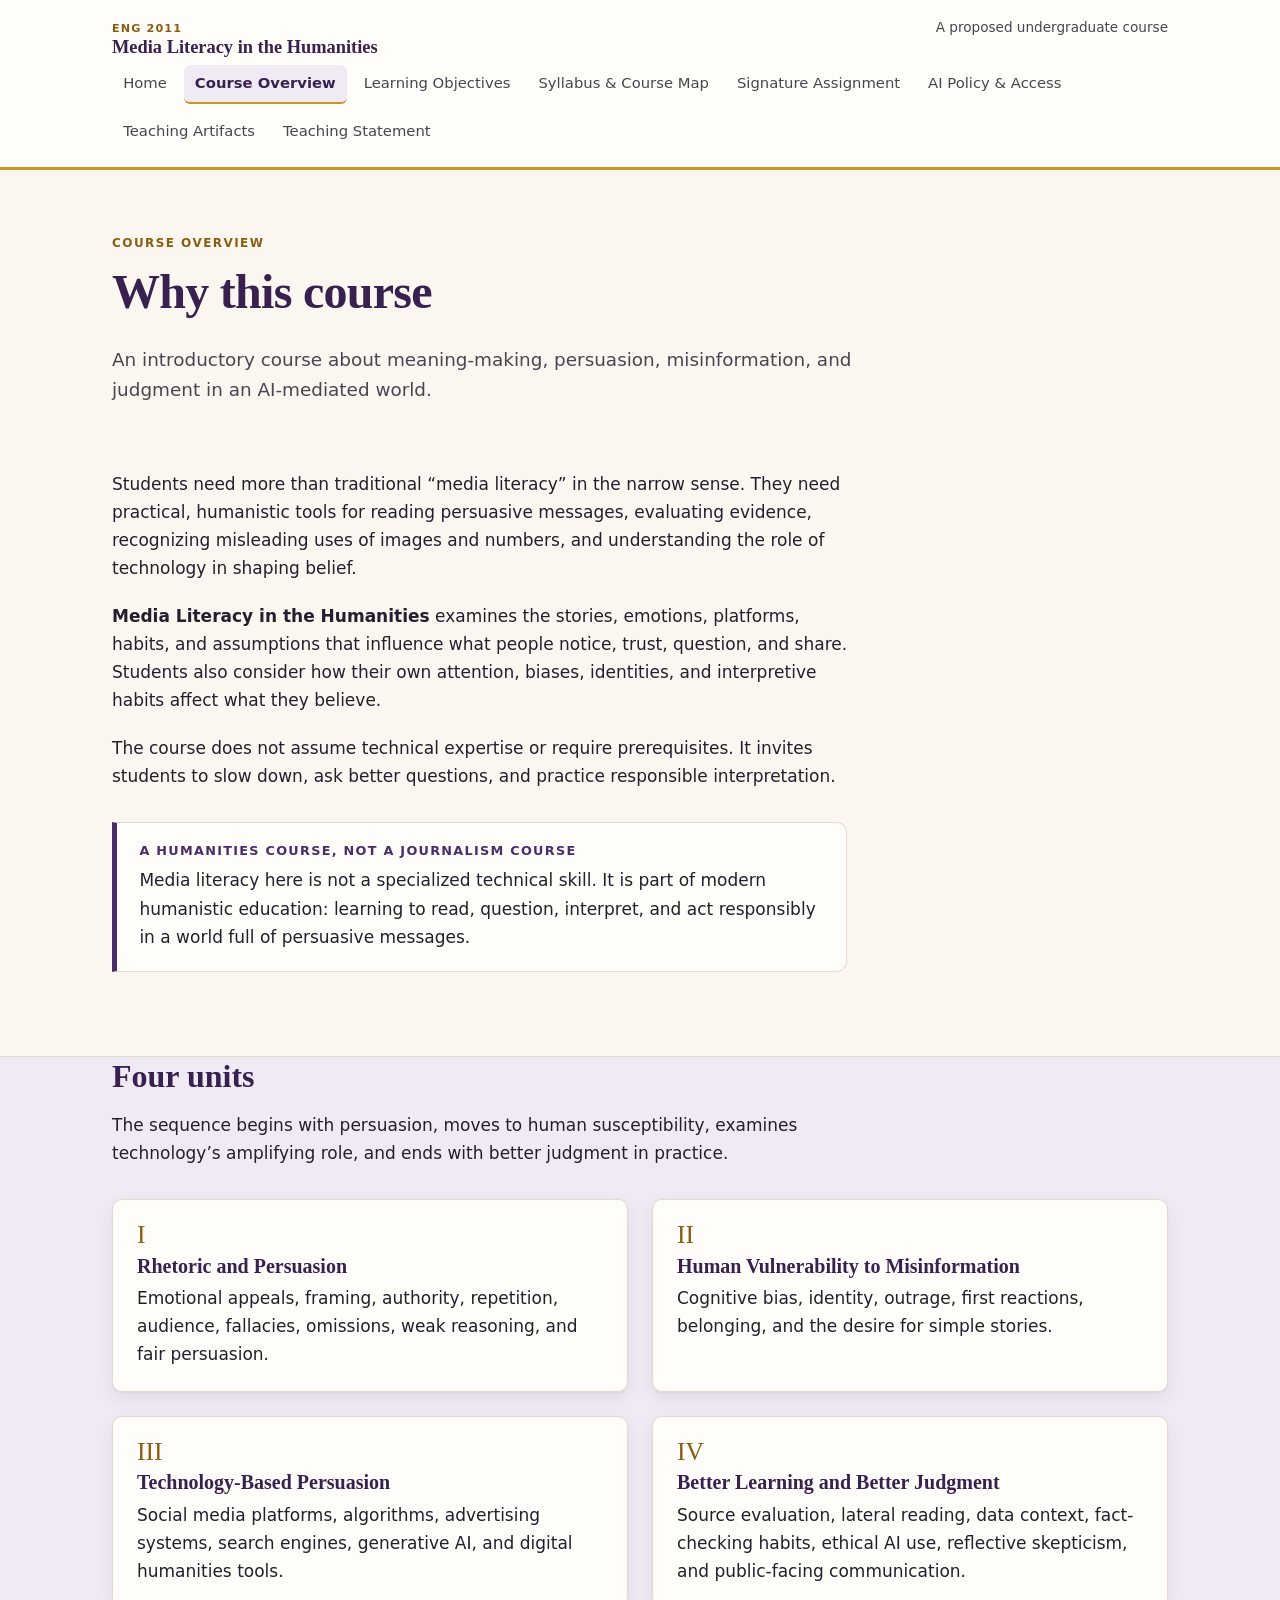
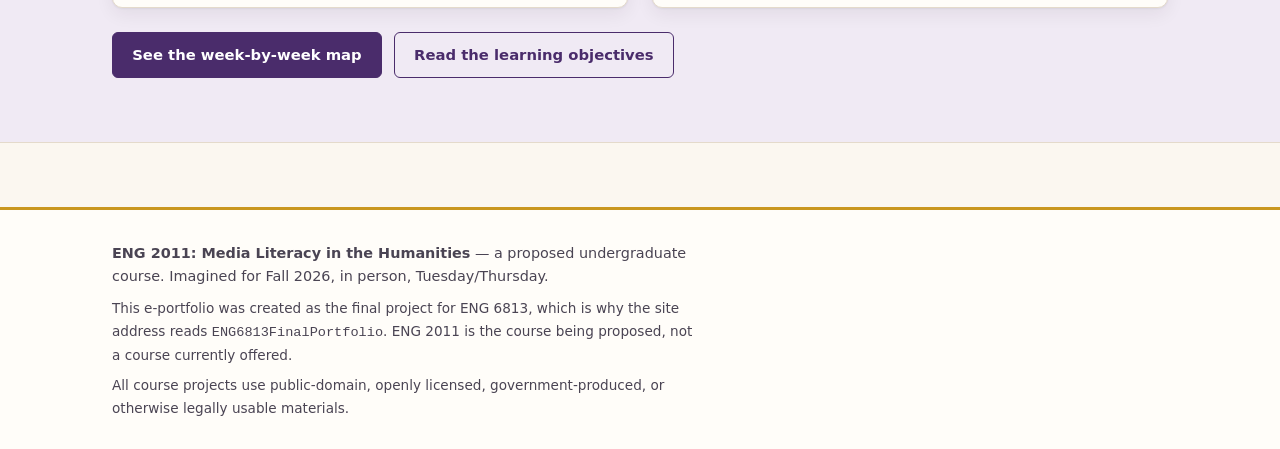
<file: overview.html>
<!DOCTYPE html>
<html lang="en">
<head>
<meta charset="utf-8">
<meta name="viewport" content="width=device-width, initial-scale=1">
<title>Course Overview · ENG 2011</title>
<meta name="description" content="Why this course exists, and the four units that move from how persuasion works to what better judgment looks like in practice.">
<meta property="og:type" content="website">
<meta property="og:title" content="Course Overview · ENG 2011">
<meta property="og:description" content="Why this course exists, and the four units that move from how persuasion works to what better judgment looks like in practice.">
<meta property="og:site_name" content="ENG 2011: Media Literacy in the Humanities">
<meta property="og:url" content="https://kgsucf.github.io/ENG6813FinalPortfolio-Reflection/overview.html">
<meta property="og:image" content="https://kgsucf.github.io/ENG6813FinalPortfolio-Reflection/assets/og-image.png">
<meta property="og:image:width" content="1200">
<meta property="og:image:height" content="630">
<meta property="og:image:alt" content="ENG 2011: Media Literacy in the Humanities - a proposed undergraduate course. Reading persuasion carefully, and keeping your own judgment intact.">
<meta name="twitter:card" content="summary_large_image">
<link rel="icon" href="data:image/svg+xml,%3Csvg xmlns='http://www.w3.org/2000/svg' viewBox='0 0 64 64'%3E%3Crect width='64' height='64' rx='14' fill='%234A2C6B'/%3E%3Ctext x='32' y='47' font-size='42' text-anchor='middle' fill='%23C9971F' font-family='Georgia,serif'%3E%3F%3C/text%3E%3C/svg%3E">
<link rel="stylesheet" href="assets/css/site.css">
</head>
<body>
<a class="skip-link" href="#main">Skip to main content</a>

<header class="masthead">
  <div class="shell">
    <div class="masthead-inner">
      <a class="brand" href="index.html">
        <span class="brand-num">ENG 2011</span>
        Media Literacy in the Humanities
      </a>
      <span class="brand-tag">A proposed undergraduate course</span>
    </div>
    <nav class="nav" aria-label="Portfolio sections">
      <ul>
          <li><a href="index.html">Home</a></li>
          <li><a href="overview.html" aria-current="page">Course Overview</a></li>
          <li><a href="objectives.html">Learning Objectives</a></li>
          <li><a href="syllabus.html">Syllabus &amp; Course Map</a></li>
          <li><a href="signature-assignment.html">Signature Assignment</a></li>
          <li><a href="ai-policy.html">AI Policy &amp; Access</a></li>
          <li><a href="artifacts.html">Teaching Artifacts</a></li>
          <li><a href="teaching-statement.html">Teaching Statement</a></li>
      </ul>
    </nav>
  </div>
</header>

<main id="main">
  <section class="band page-head">
    <div class="shell">
      <p class="eyebrow">Course Overview</p>
      <h1>Why this course</h1>
      <p class="lede">An introductory course about meaning-making, persuasion,
        misinformation, and judgment in an AI-mediated world.</p>
    </div>
  </section>

  <section class="band">
    <div class="shell">
      <div class="prose stack">
        <p>Students need more than traditional &ldquo;media literacy&rdquo; in the narrow
          sense. They need practical, humanistic tools for reading persuasive messages,
          evaluating evidence, recognizing misleading uses of images and numbers, and
          understanding the role of technology in shaping belief.</p>
        <p><strong>Media Literacy in the Humanities</strong> examines the stories, emotions,
          platforms, habits, and assumptions that influence what people notice, trust,
          question, and share. Students also consider how their own attention, biases,
          identities, and interpretive habits affect what they believe.</p>
        <p>The course does not assume technical expertise or require prerequisites. It
          invites students to slow down, ask better questions, and practice responsible
          interpretation.</p>
      </div>

      <div class="callout callout-plum" style="margin-top:2rem;">
        <h3>A humanities course, not a journalism course</h3>
        <p>Media literacy here is not a specialized technical skill. It is part of modern
          humanistic education: learning to read, question, interpret, and act responsibly
          in a world full of persuasive messages.</p>
      </div>
    </div>
  </section>

  <section class="band band-tint">
    <div class="shell">
      <div class="section-intro">
        <h2>Four units</h2>
        <p>The sequence begins with persuasion, moves to human susceptibility, examines
          technology&rsquo;s amplifying role, and ends with better judgment in practice.</p>
      </div>
      <div class="grid grid-2">
        <div class="card">
          <span class="card-num">I</span>
          <h3>Rhetoric and Persuasion</h3>
          <p>Emotional appeals, framing, authority, repetition, audience, fallacies,
            omissions, weak reasoning, and fair persuasion.</p>
        </div>
        <div class="card">
          <span class="card-num">II</span>
          <h3>Human Vulnerability to Misinformation</h3>
          <p>Cognitive bias, identity, outrage, first reactions, belonging, and the desire
            for simple stories.</p>
        </div>
        <div class="card">
          <span class="card-num">III</span>
          <h3>Technology-Based Persuasion</h3>
          <p>Social media platforms, algorithms, advertising systems, search engines,
            generative AI, and digital humanities tools.</p>
        </div>
        <div class="card">
          <span class="card-num">IV</span>
          <h3>Better Learning and Better Judgment</h3>
          <p>Source evaluation, lateral reading, data context, fact-checking habits,
            ethical AI use, reflective skepticism, and public-facing communication.</p>
        </div>
      </div>
      <div class="btn-row">
        <a class="btn" href="syllabus.html">See the week-by-week map</a>
        <a class="btn btn-ghost" href="objectives.html">Read the learning objectives</a>
      </div>
    </div>
  </section>

</main>

<footer class="site-footer">
  <div class="shell">
      <p><strong>ENG 2011: Media Literacy in the Humanities</strong> &mdash; a proposed
        undergraduate course. Imagined for Fall 2026, in person, Tuesday/Thursday.</p>
      <p class="footer-note">This e-portfolio was created as the final project for
        ENG 6813, which is why the site address reads <code>ENG6813FinalPortfolio</code>.
        ENG 2011 is the course being proposed, not a course currently offered.</p>
      <p class="footer-note">All course projects use public-domain, openly licensed,
        government-produced, or otherwise legally usable materials.</p>
  </div>
</footer>
</body>
</html>
</file>
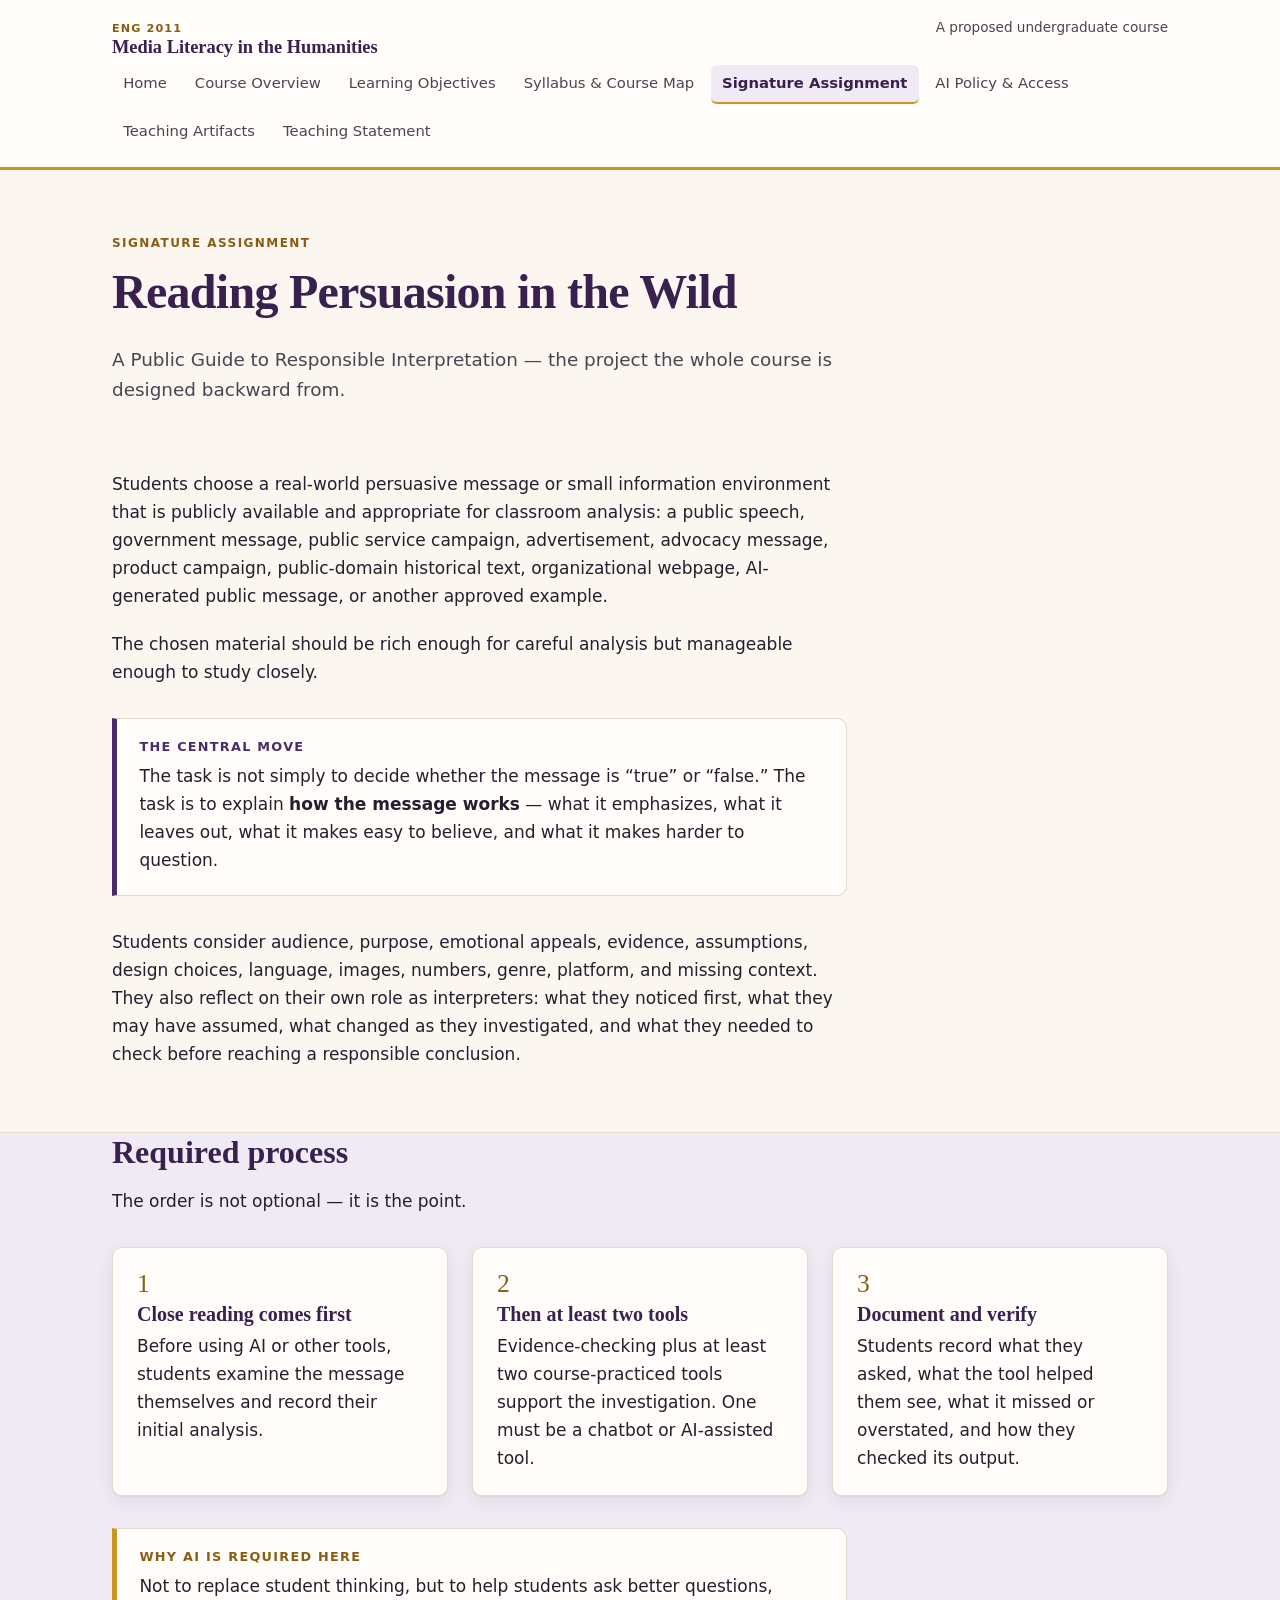
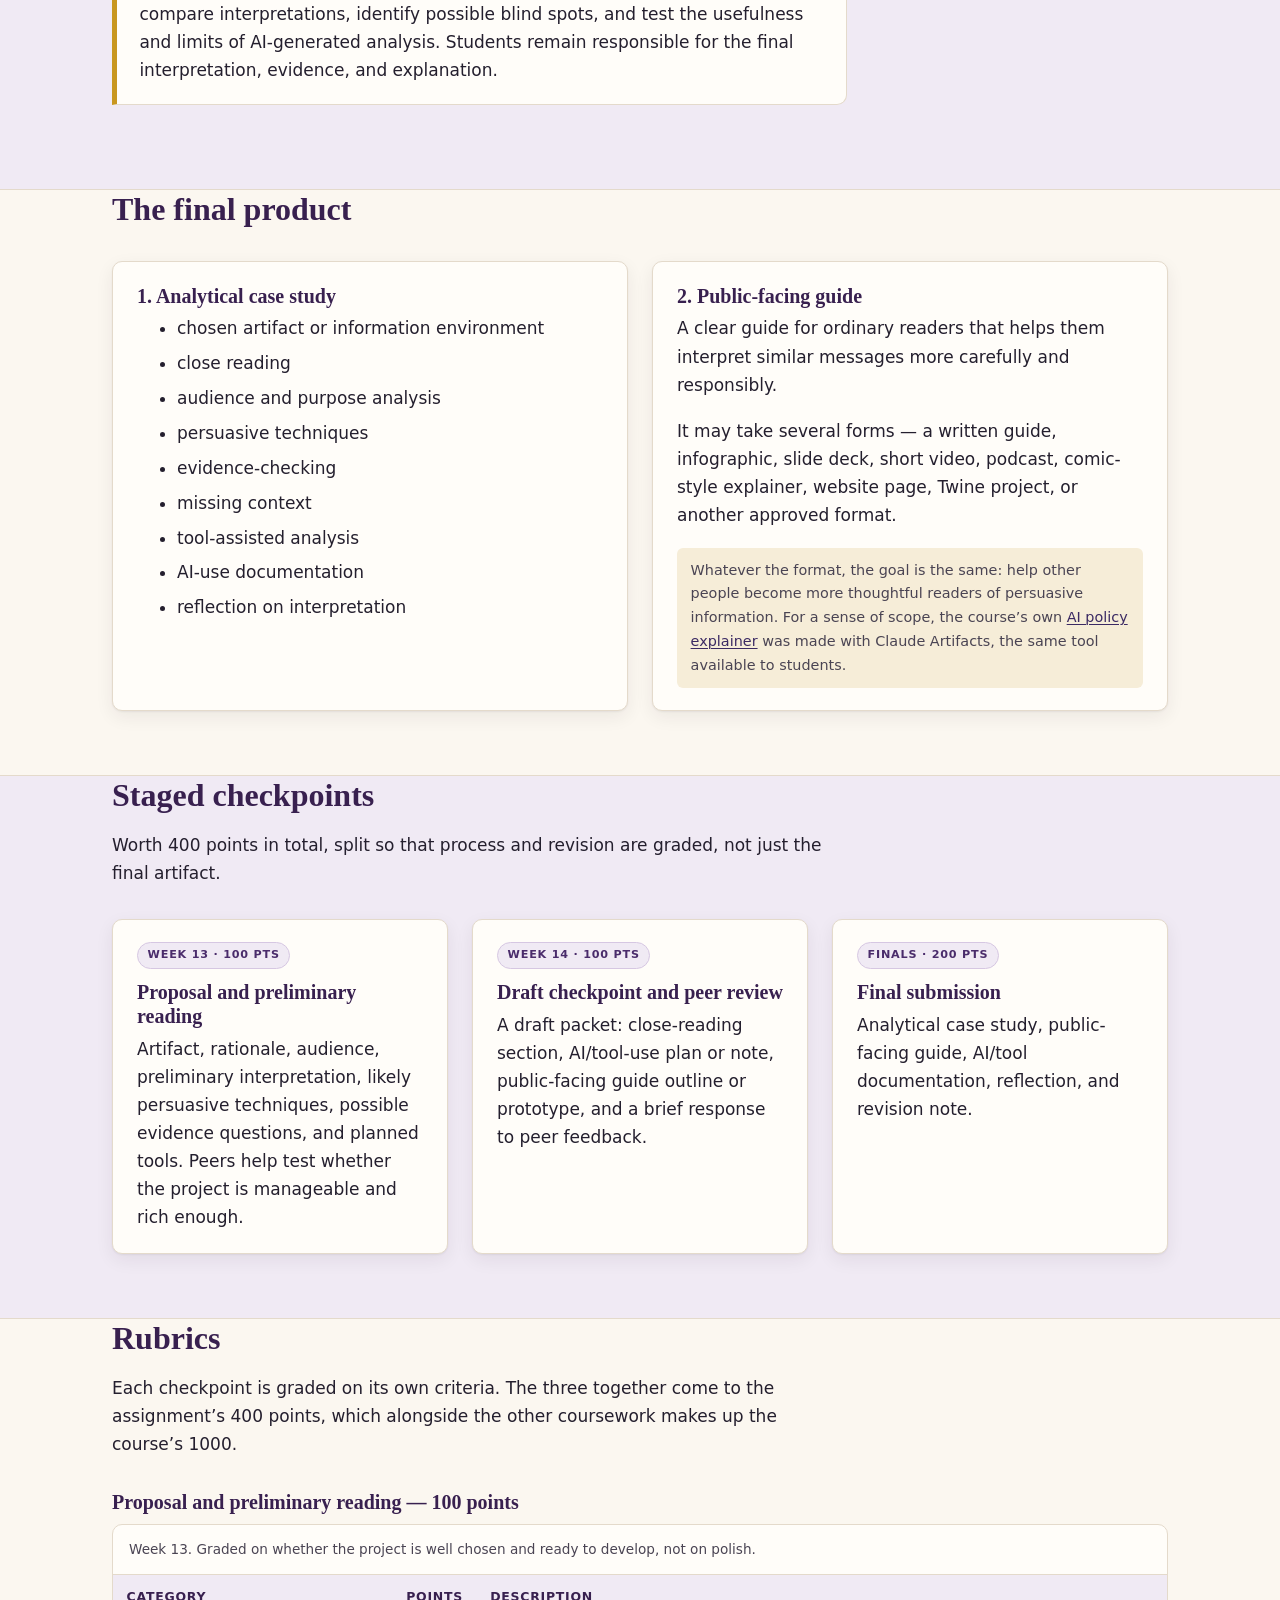
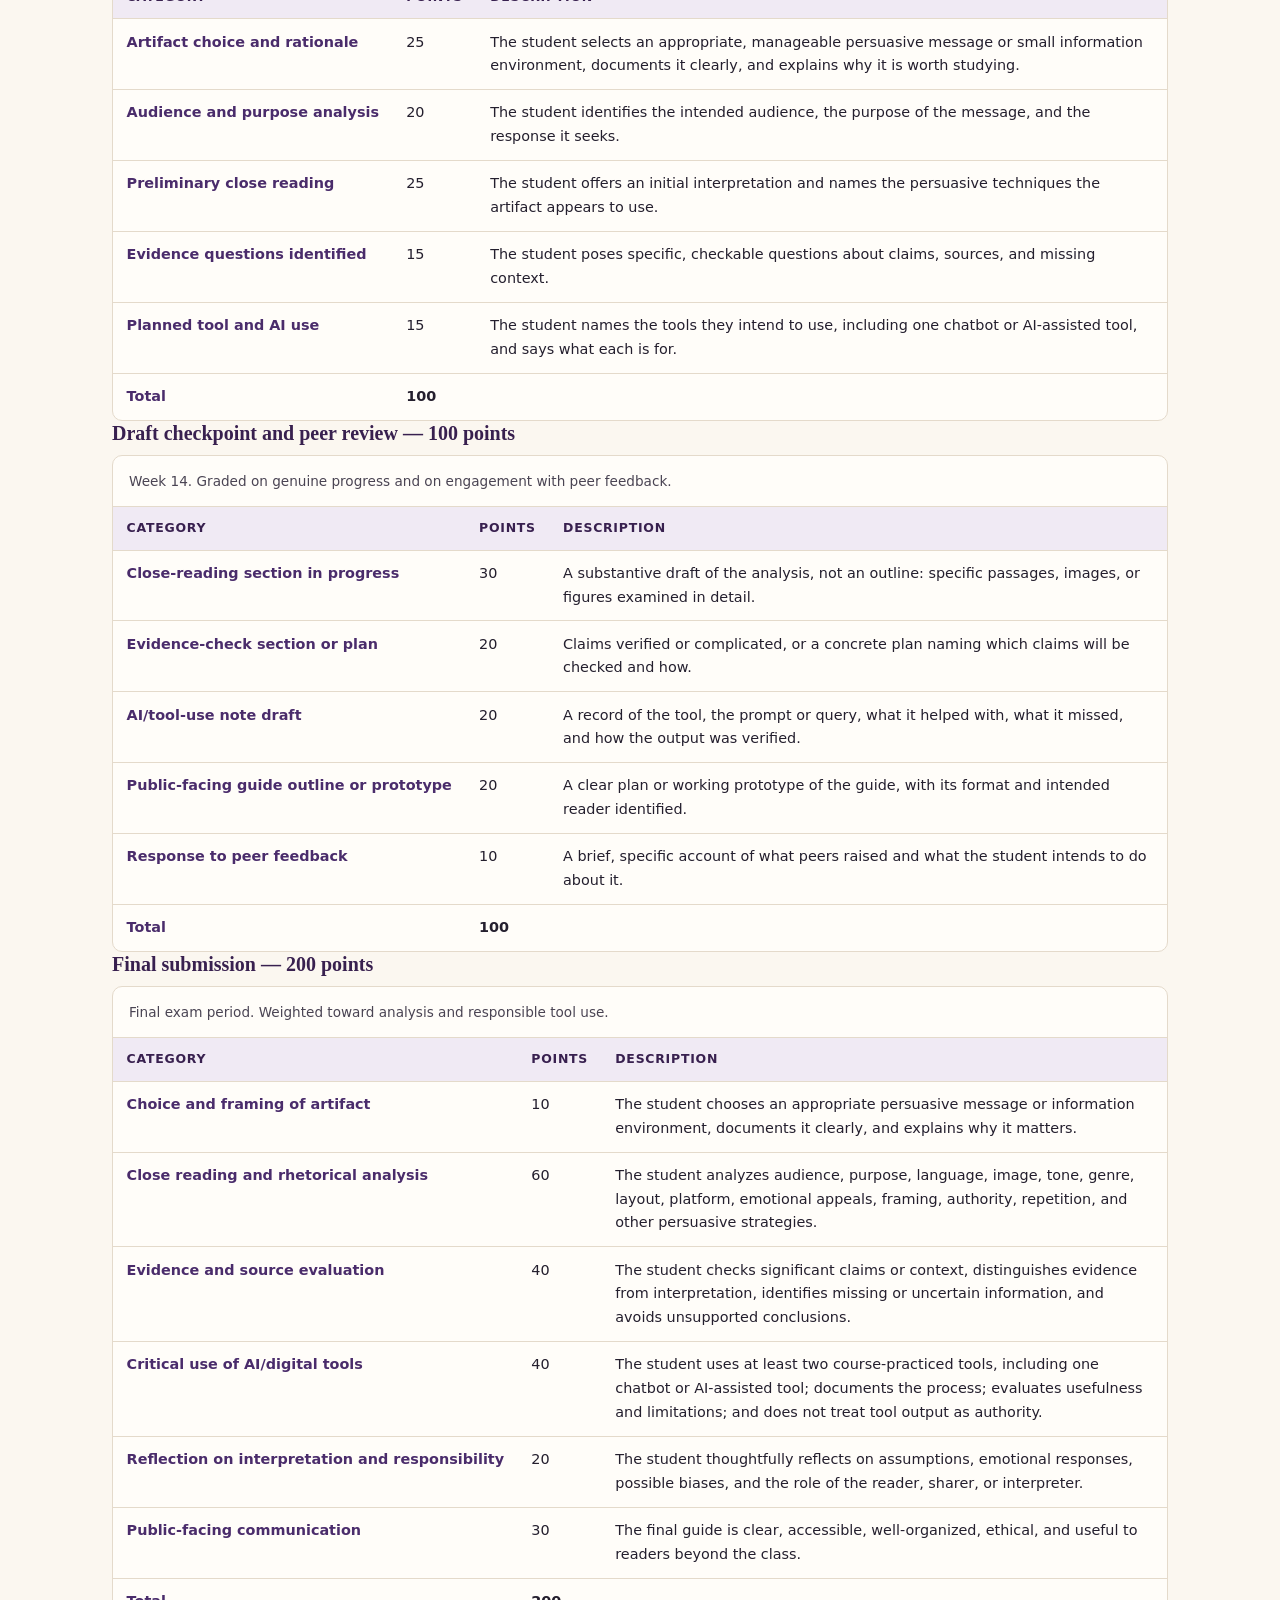
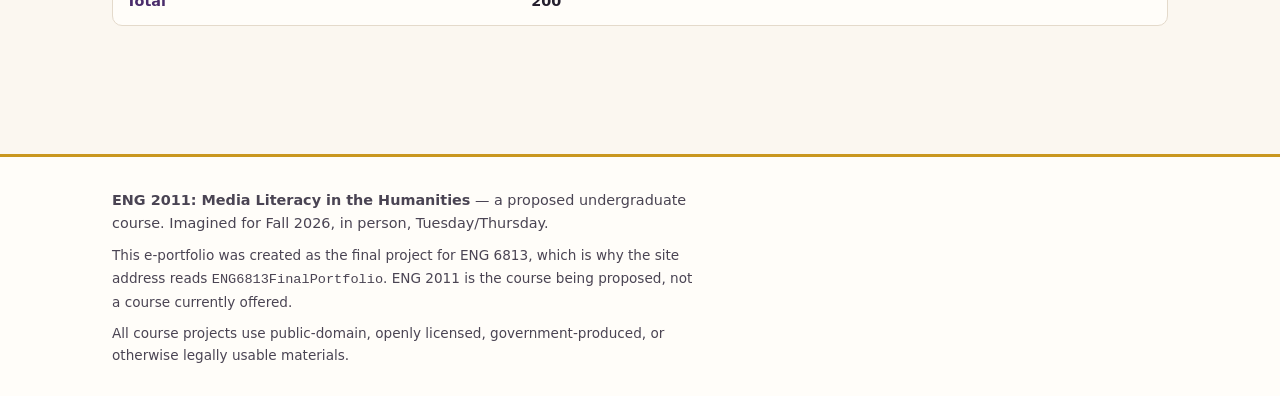
<file: signature-assignment.html>
<!DOCTYPE html>
<html lang="en">
<head>
<meta charset="utf-8">
<meta name="viewport" content="width=device-width, initial-scale=1">
<title>Signature Assignment · ENG 2011</title>
<meta name="description" content="Reading Persuasion in the Wild: a staged analytical case study and public-facing guide, with required process, checkpoints, and rubric.">
<meta property="og:type" content="website">
<meta property="og:title" content="Signature Assignment · ENG 2011">
<meta property="og:description" content="Reading Persuasion in the Wild: a staged analytical case study and public-facing guide, with required process, checkpoints, and rubric.">
<meta property="og:site_name" content="ENG 2011: Media Literacy in the Humanities">
<meta property="og:url" content="https://kgsucf.github.io/ENG6813FinalPortfolio-Reflection/signature-assignment.html">
<meta property="og:image" content="https://kgsucf.github.io/ENG6813FinalPortfolio-Reflection/assets/og-image.png">
<meta property="og:image:width" content="1200">
<meta property="og:image:height" content="630">
<meta property="og:image:alt" content="ENG 2011: Media Literacy in the Humanities - a proposed undergraduate course. Reading persuasion carefully, and keeping your own judgment intact.">
<meta name="twitter:card" content="summary_large_image">
<link rel="icon" href="data:image/svg+xml,%3Csvg xmlns='http://www.w3.org/2000/svg' viewBox='0 0 64 64'%3E%3Crect width='64' height='64' rx='14' fill='%234A2C6B'/%3E%3Ctext x='32' y='47' font-size='42' text-anchor='middle' fill='%23C9971F' font-family='Georgia,serif'%3E%3F%3C/text%3E%3C/svg%3E">
<link rel="stylesheet" href="assets/css/site.css">
</head>
<body>
<a class="skip-link" href="#main">Skip to main content</a>

<header class="masthead">
  <div class="shell">
    <div class="masthead-inner">
      <a class="brand" href="index.html">
        <span class="brand-num">ENG 2011</span>
        Media Literacy in the Humanities
      </a>
      <span class="brand-tag">A proposed undergraduate course</span>
    </div>
    <nav class="nav" aria-label="Portfolio sections">
      <ul>
          <li><a href="index.html">Home</a></li>
          <li><a href="overview.html">Course Overview</a></li>
          <li><a href="objectives.html">Learning Objectives</a></li>
          <li><a href="syllabus.html">Syllabus &amp; Course Map</a></li>
          <li><a href="signature-assignment.html" aria-current="page">Signature Assignment</a></li>
          <li><a href="ai-policy.html">AI Policy &amp; Access</a></li>
          <li><a href="artifacts.html">Teaching Artifacts</a></li>
          <li><a href="teaching-statement.html">Teaching Statement</a></li>
      </ul>
    </nav>
  </div>
</header>

<main id="main">
  <section class="band page-head">
    <div class="shell">
      <p class="eyebrow">Signature Assignment</p>
      <h1>Reading Persuasion in the Wild</h1>
      <p class="lede">A Public Guide to Responsible Interpretation &mdash; the project the
        whole course is designed backward from.</p>
    </div>
  </section>

  <section class="band">
    <div class="shell">
      <div class="prose stack">
        <p>Students choose a real-world persuasive message or small information environment
          that is publicly available and appropriate for classroom analysis: a public
          speech, government message, public service campaign, advertisement, advocacy
          message, product campaign, public-domain historical text, organizational webpage,
          AI-generated public message, or another approved example.</p>
        <p>The chosen material should be rich enough for careful analysis but manageable
          enough to study closely.</p>
      </div>

      <div class="callout callout-plum" style="margin-top:2rem;">
        <h3>The central move</h3>
        <p>The task is not simply to decide whether the message is &ldquo;true&rdquo; or
          &ldquo;false.&rdquo; The task is to explain <strong>how the message works</strong>
          &mdash; what it emphasizes, what it leaves out, what it makes easy to believe,
          and what it makes harder to question.</p>
      </div>

      <div class="prose stack" style="margin-top:2rem;">
        <p>Students consider audience, purpose, emotional appeals, evidence, assumptions,
          design choices, language, images, numbers, genre, platform, and missing context.
          They also reflect on their own role as interpreters: what they noticed first,
          what they may have assumed, what changed as they investigated, and what they
          needed to check before reaching a responsible conclusion.</p>
      </div>
    </div>
  </section>

  <section class="band band-tint">
    <div class="shell">
      <div class="section-intro">
        <h2>Required process</h2>
        <p>The order is not optional &mdash; it is the point.</p>
      </div>
      <div class="grid">
        <div class="card">
          <span class="card-num">1</span>
          <h3>Close reading comes first</h3>
          <p>Before using AI or other tools, students examine the message themselves and
            record their initial analysis.</p>
        </div>
        <div class="card">
          <span class="card-num">2</span>
          <h3>Then at least two tools</h3>
          <p>Evidence-checking plus at least two course-practiced tools support the
            investigation. One must be a chatbot or AI-assisted tool.</p>
        </div>
        <div class="card">
          <span class="card-num">3</span>
          <h3>Document and verify</h3>
          <p>Students record what they asked, what the tool helped them see, what it
            missed or overstated, and how they checked its output.</p>
        </div>
      </div>
      <div class="callout" style="margin-top:2rem;">
        <h3>Why AI is required here</h3>
        <p>Not to replace student thinking, but to help students ask better questions,
          compare interpretations, identify possible blind spots, and test the usefulness
          and limits of AI-generated analysis. Students remain responsible for the final
          interpretation, evidence, and explanation.</p>
      </div>
    </div>
  </section>

  <section class="band">
    <div class="shell">
      <div class="section-intro">
        <h2>The final product</h2>
      </div>
      <div class="grid grid-2">
        <div class="card">
          <h3>1. Analytical case study</h3>
          <ul>
            <li>chosen artifact or information environment</li>
            <li>close reading</li>
            <li>audience and purpose analysis</li>
            <li>persuasive techniques</li>
            <li>evidence-checking</li>
            <li>missing context</li>
            <li>tool-assisted analysis</li>
            <li>AI-use documentation</li>
            <li>reflection on interpretation</li>
          </ul>
        </div>
        <div class="card">
          <h3>2. Public-facing guide</h3>
          <p>A clear guide for ordinary readers that helps them interpret similar messages
            more carefully and responsibly.</p>
          <p>It may take several forms &mdash; a written guide, infographic, slide deck,
            short video, podcast, comic-style explainer, website page, Twine project, or
            another approved format.</p>
          <p class="artifact-note">Whatever the format, the goal is the same: help other
            people become more thoughtful readers of persuasive information. For a sense of
            scope, the course&rsquo;s own
            <a href="ai-policy.html">AI policy explainer</a> was made with Claude Artifacts,
            the same tool available to students.</p>
        </div>
      </div>
    </div>
  </section>

  <section class="band band-tint">
    <div class="shell">
      <div class="section-intro">
        <h2>Staged checkpoints</h2>
        <p>Worth 400 points in total, split so that process and revision are graded, not
          just the final artifact.</p>
      </div>
      <div class="grid">
        <div class="card">
          <div class="chip-row"><span class="chip chip-plum">Week 13 &middot; 100 pts</span></div>
          <h3>Proposal and preliminary reading</h3>
          <p>Artifact, rationale, audience, preliminary interpretation, likely persuasive
            techniques, possible evidence questions, and planned tools. Peers help test
            whether the project is manageable and rich enough.</p>
        </div>
        <div class="card">
          <div class="chip-row"><span class="chip chip-plum">Week 14 &middot; 100 pts</span></div>
          <h3>Draft checkpoint and peer review</h3>
          <p>A draft packet: close-reading section, AI/tool-use plan or note, public-facing
            guide outline or prototype, and a brief response to peer feedback.</p>
        </div>
        <div class="card">
          <div class="chip-row"><span class="chip chip-plum">Finals &middot; 200 pts</span></div>
          <h3>Final submission</h3>
          <p>Analytical case study, public-facing guide, AI/tool documentation, reflection,
            and revision note.</p>
        </div>
      </div>
    </div>
  </section>

  <section class="band">
    <div class="shell">
      <div class="section-intro">
        <h2>Rubrics</h2>
        <p>Each checkpoint is graded on its own criteria. The three together come to the
          assignment&rsquo;s 400 points, which alongside the other coursework makes up the
          course&rsquo;s 1000.</p>
      </div>

      <h3 id="rubric-proposal">Proposal and preliminary reading &mdash; 100 points</h3>
      <div class="table-scroll" tabindex="0" role="region" aria-label="Proposal and preliminary reading rubric">
        <table>
          <caption>Week 13. Graded on whether the project is well chosen and ready to develop, not on polish.</caption>
          <thead>
            <tr>
              <th scope="col">Category</th>
              <th scope="col">Points</th>
              <th scope="col">Description</th>
            </tr>
          </thead>
          <tbody>
            <tr>
              <th scope="row">Artifact choice and rationale</th>
              <td>25</td>
              <td>The student selects an appropriate, manageable persuasive message or small information environment, documents it clearly, and explains why it is worth studying.</td>
            </tr>
            <tr>
              <th scope="row">Audience and purpose analysis</th>
              <td>20</td>
              <td>The student identifies the intended audience, the purpose of the message, and the response it seeks.</td>
            </tr>
            <tr>
              <th scope="row">Preliminary close reading</th>
              <td>25</td>
              <td>The student offers an initial interpretation and names the persuasive techniques the artifact appears to use.</td>
            </tr>
            <tr>
              <th scope="row">Evidence questions identified</th>
              <td>15</td>
              <td>The student poses specific, checkable questions about claims, sources, and missing context.</td>
            </tr>
            <tr>
              <th scope="row">Planned tool and AI use</th>
              <td>15</td>
              <td>The student names the tools they intend to use, including one chatbot or AI-assisted tool, and says what each is for.</td>
            </tr>
            <tr>
              <th scope="row"><strong>Total</strong></th>
              <td><strong>100</strong></td>
              <td></td>
            </tr>
          </tbody>
        </table>
      </div>

      <h3 id="rubric-draft">Draft checkpoint and peer review &mdash; 100 points</h3>
      <div class="table-scroll" tabindex="0" role="region" aria-label="Draft checkpoint and peer review rubric">
        <table>
          <caption>Week 14. Graded on genuine progress and on engagement with peer feedback.</caption>
          <thead>
            <tr>
              <th scope="col">Category</th>
              <th scope="col">Points</th>
              <th scope="col">Description</th>
            </tr>
          </thead>
          <tbody>
            <tr>
              <th scope="row">Close-reading section in progress</th>
              <td>30</td>
              <td>A substantive draft of the analysis, not an outline: specific passages, images, or figures examined in detail.</td>
            </tr>
            <tr>
              <th scope="row">Evidence-check section or plan</th>
              <td>20</td>
              <td>Claims verified or complicated, or a concrete plan naming which claims will be checked and how.</td>
            </tr>
            <tr>
              <th scope="row">AI/tool-use note draft</th>
              <td>20</td>
              <td>A record of the tool, the prompt or query, what it helped with, what it missed, and how the output was verified.</td>
            </tr>
            <tr>
              <th scope="row">Public-facing guide outline or prototype</th>
              <td>20</td>
              <td>A clear plan or working prototype of the guide, with its format and intended reader identified.</td>
            </tr>
            <tr>
              <th scope="row">Response to peer feedback</th>
              <td>10</td>
              <td>A brief, specific account of what peers raised and what the student intends to do about it.</td>
            </tr>
            <tr>
              <th scope="row"><strong>Total</strong></th>
              <td><strong>100</strong></td>
              <td></td>
            </tr>
          </tbody>
        </table>
      </div>

      <h3 id="rubric-final">Final submission &mdash; 200 points</h3>
      <div class="table-scroll" tabindex="0" role="region" aria-label="Final submission rubric">
        <table>
          <caption>Final exam period. Weighted toward analysis and responsible tool use.</caption>
          <thead>
            <tr>
              <th scope="col">Category</th>
              <th scope="col">Points</th>
              <th scope="col">Description</th>
            </tr>
          </thead>
          <tbody>
            <tr>
              <th scope="row">Choice and framing of artifact</th>
              <td>10</td>
              <td>The student chooses an appropriate persuasive message or information environment, documents it clearly, and explains why it matters.</td>
            </tr>
            <tr>
              <th scope="row">Close reading and rhetorical analysis</th>
              <td>60</td>
              <td>The student analyzes audience, purpose, language, image, tone, genre, layout, platform, emotional appeals, framing, authority, repetition, and other persuasive strategies.</td>
            </tr>
            <tr>
              <th scope="row">Evidence and source evaluation</th>
              <td>40</td>
              <td>The student checks significant claims or context, distinguishes evidence from interpretation, identifies missing or uncertain information, and avoids unsupported conclusions.</td>
            </tr>
            <tr>
              <th scope="row">Critical use of AI/digital tools</th>
              <td>40</td>
              <td>The student uses at least two course-practiced tools, including one chatbot or AI-assisted tool; documents the process; evaluates usefulness and limitations; and does not treat tool output as authority.</td>
            </tr>
            <tr>
              <th scope="row">Reflection on interpretation and responsibility</th>
              <td>20</td>
              <td>The student thoughtfully reflects on assumptions, emotional responses, possible biases, and the role of the reader, sharer, or interpreter.</td>
            </tr>
            <tr>
              <th scope="row">Public-facing communication</th>
              <td>30</td>
              <td>The final guide is clear, accessible, well-organized, ethical, and useful to readers beyond the class.</td>
            </tr>
            <tr>
              <th scope="row"><strong>Total</strong></th>
              <td><strong>200</strong></td>
              <td></td>
            </tr>
          </tbody>
        </table>
      </div>
    </div>
  </section>

</main>

<footer class="site-footer">
  <div class="shell">
      <p><strong>ENG 2011: Media Literacy in the Humanities</strong> &mdash; a proposed
        undergraduate course. Imagined for Fall 2026, in person, Tuesday/Thursday.</p>
      <p class="footer-note">This e-portfolio was created as the final project for
        ENG 6813, which is why the site address reads <code>ENG6813FinalPortfolio</code>.
        ENG 2011 is the course being proposed, not a course currently offered.</p>
      <p class="footer-note">All course projects use public-domain, openly licensed,
        government-produced, or otherwise legally usable materials.</p>
  </div>
</footer>
</body>
</html>
</file>
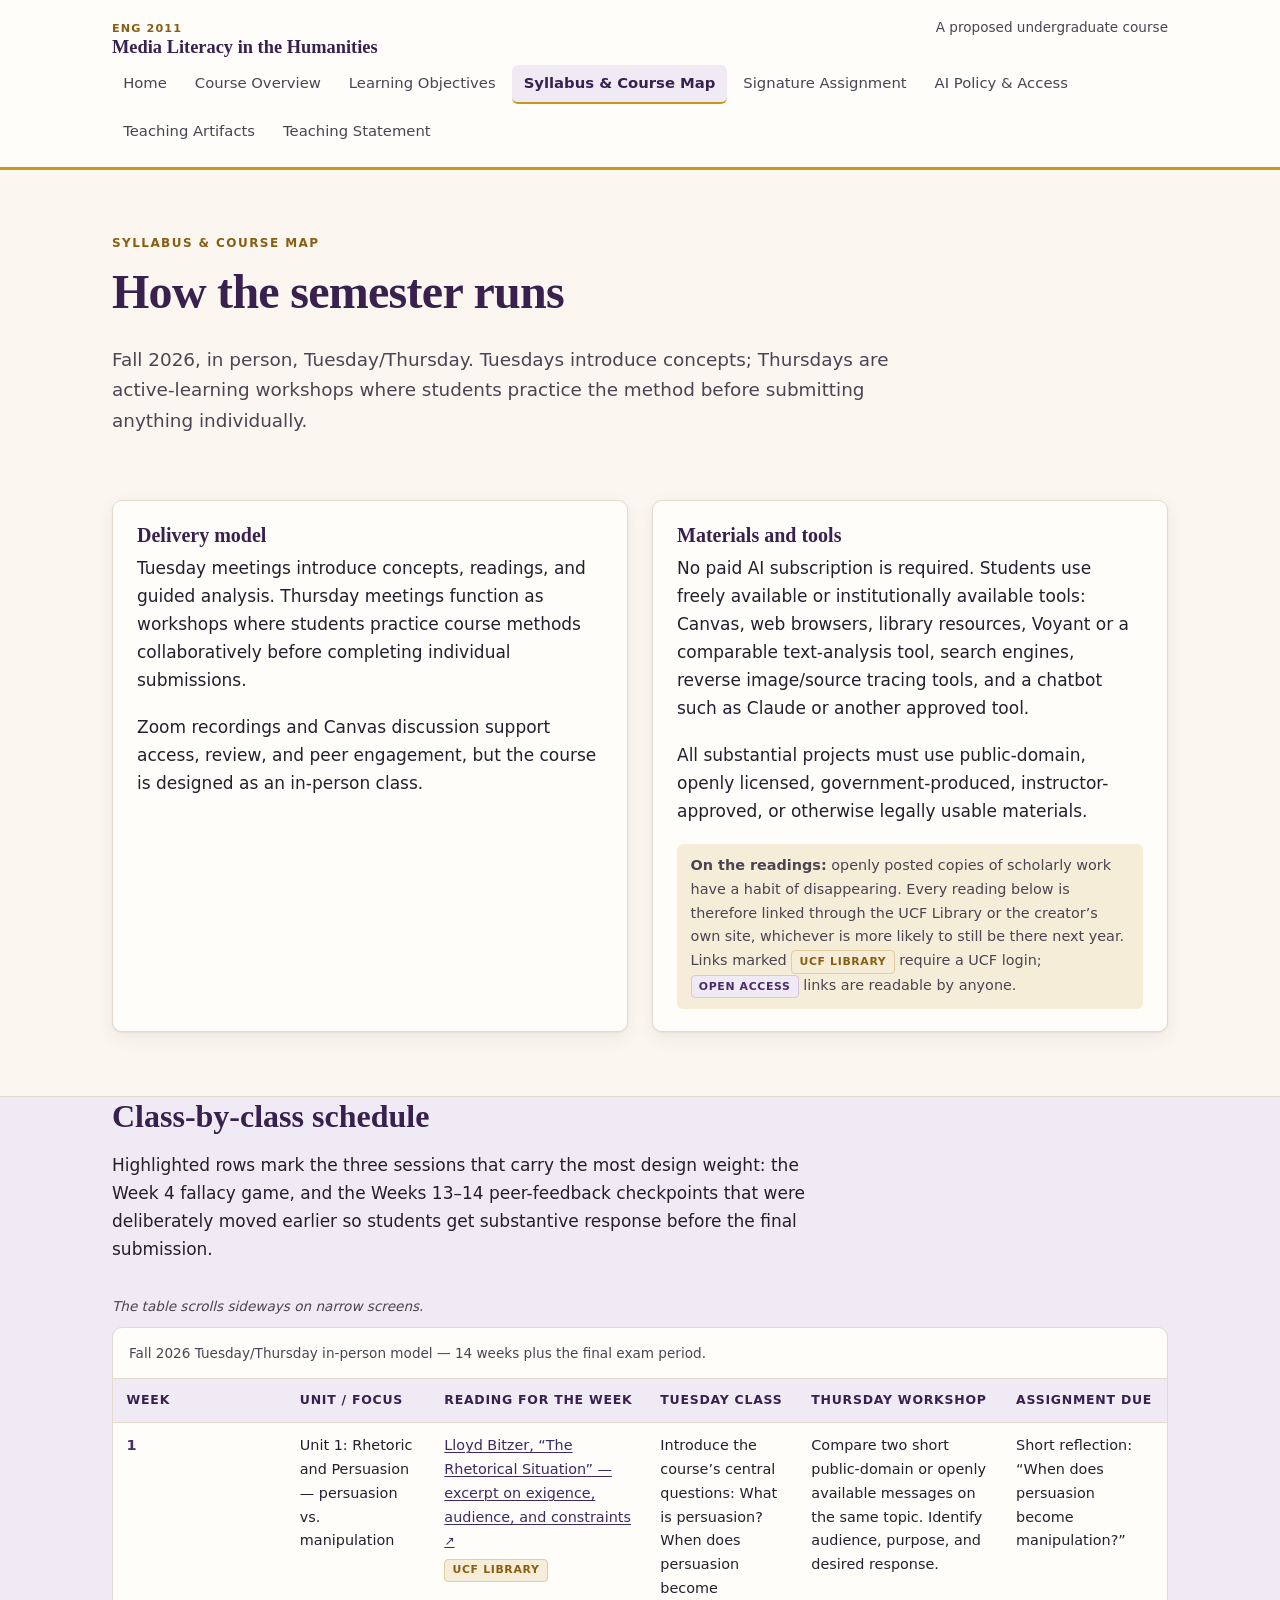
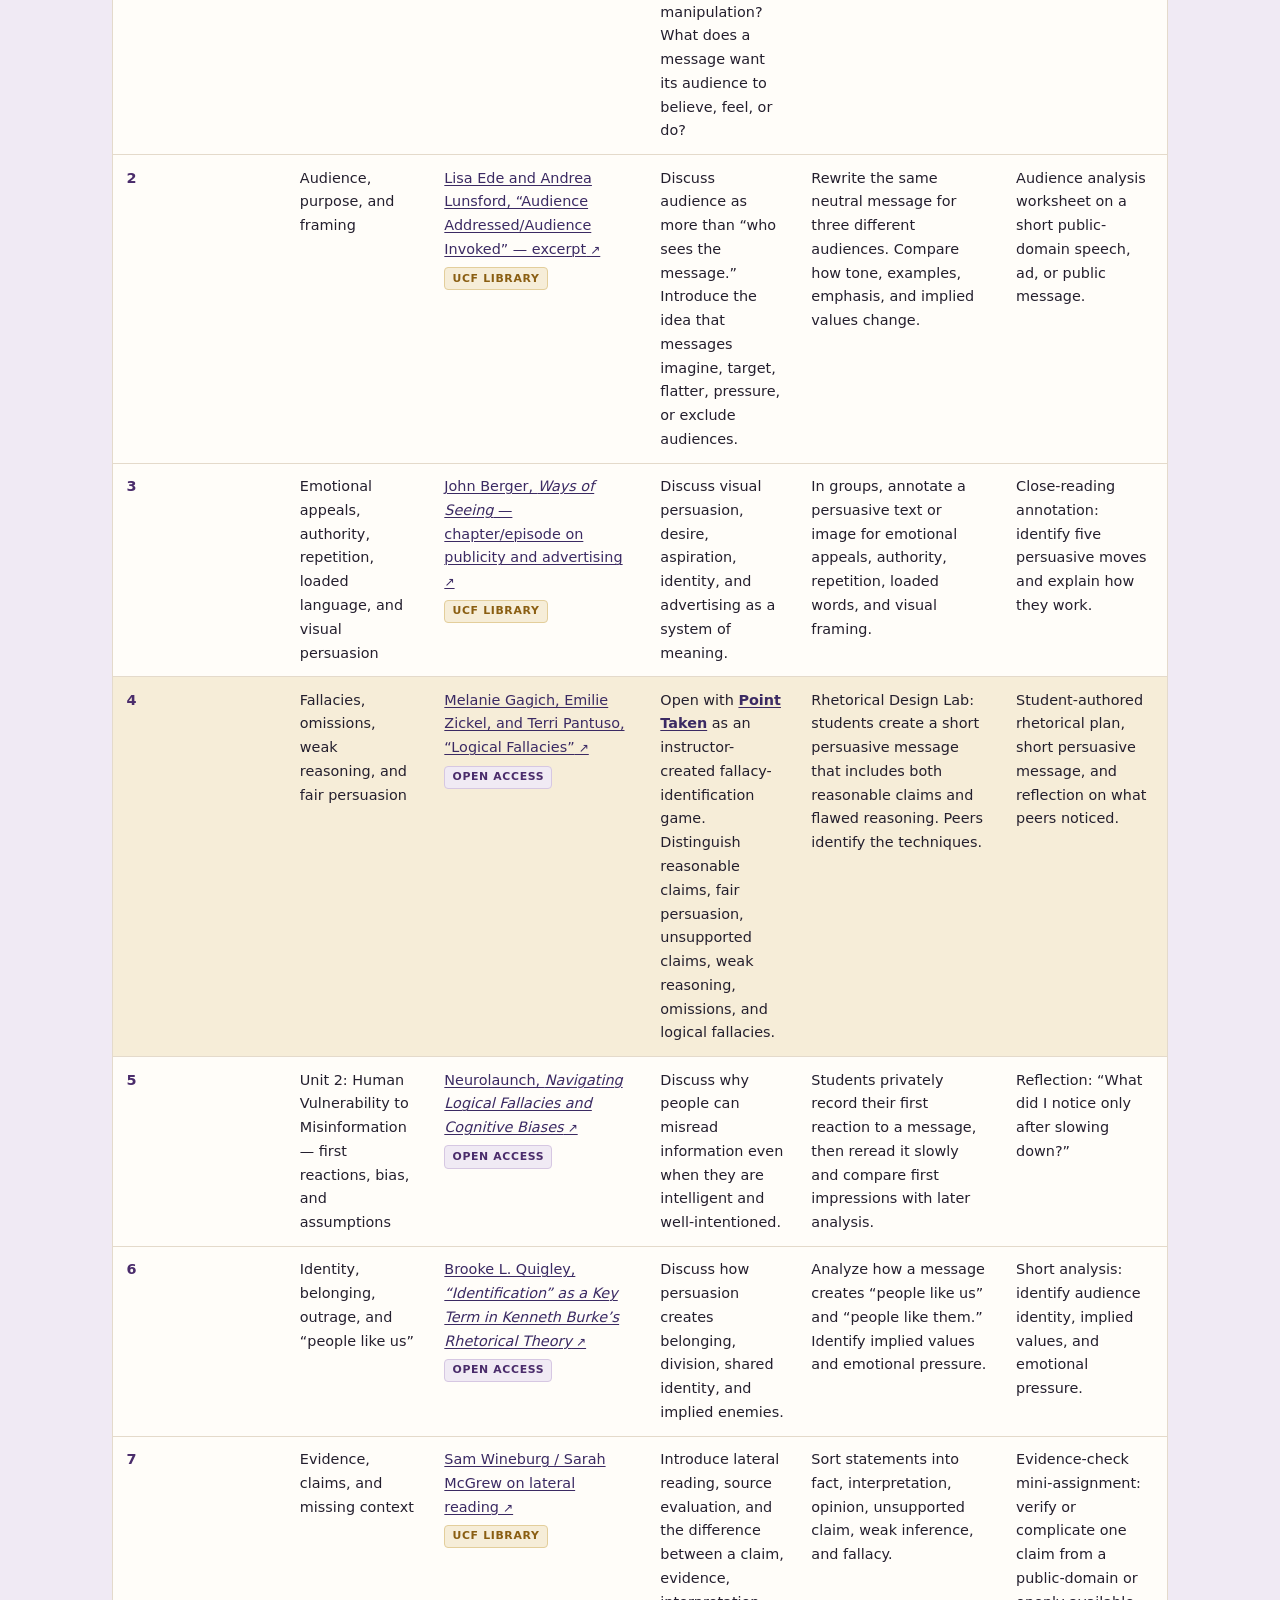
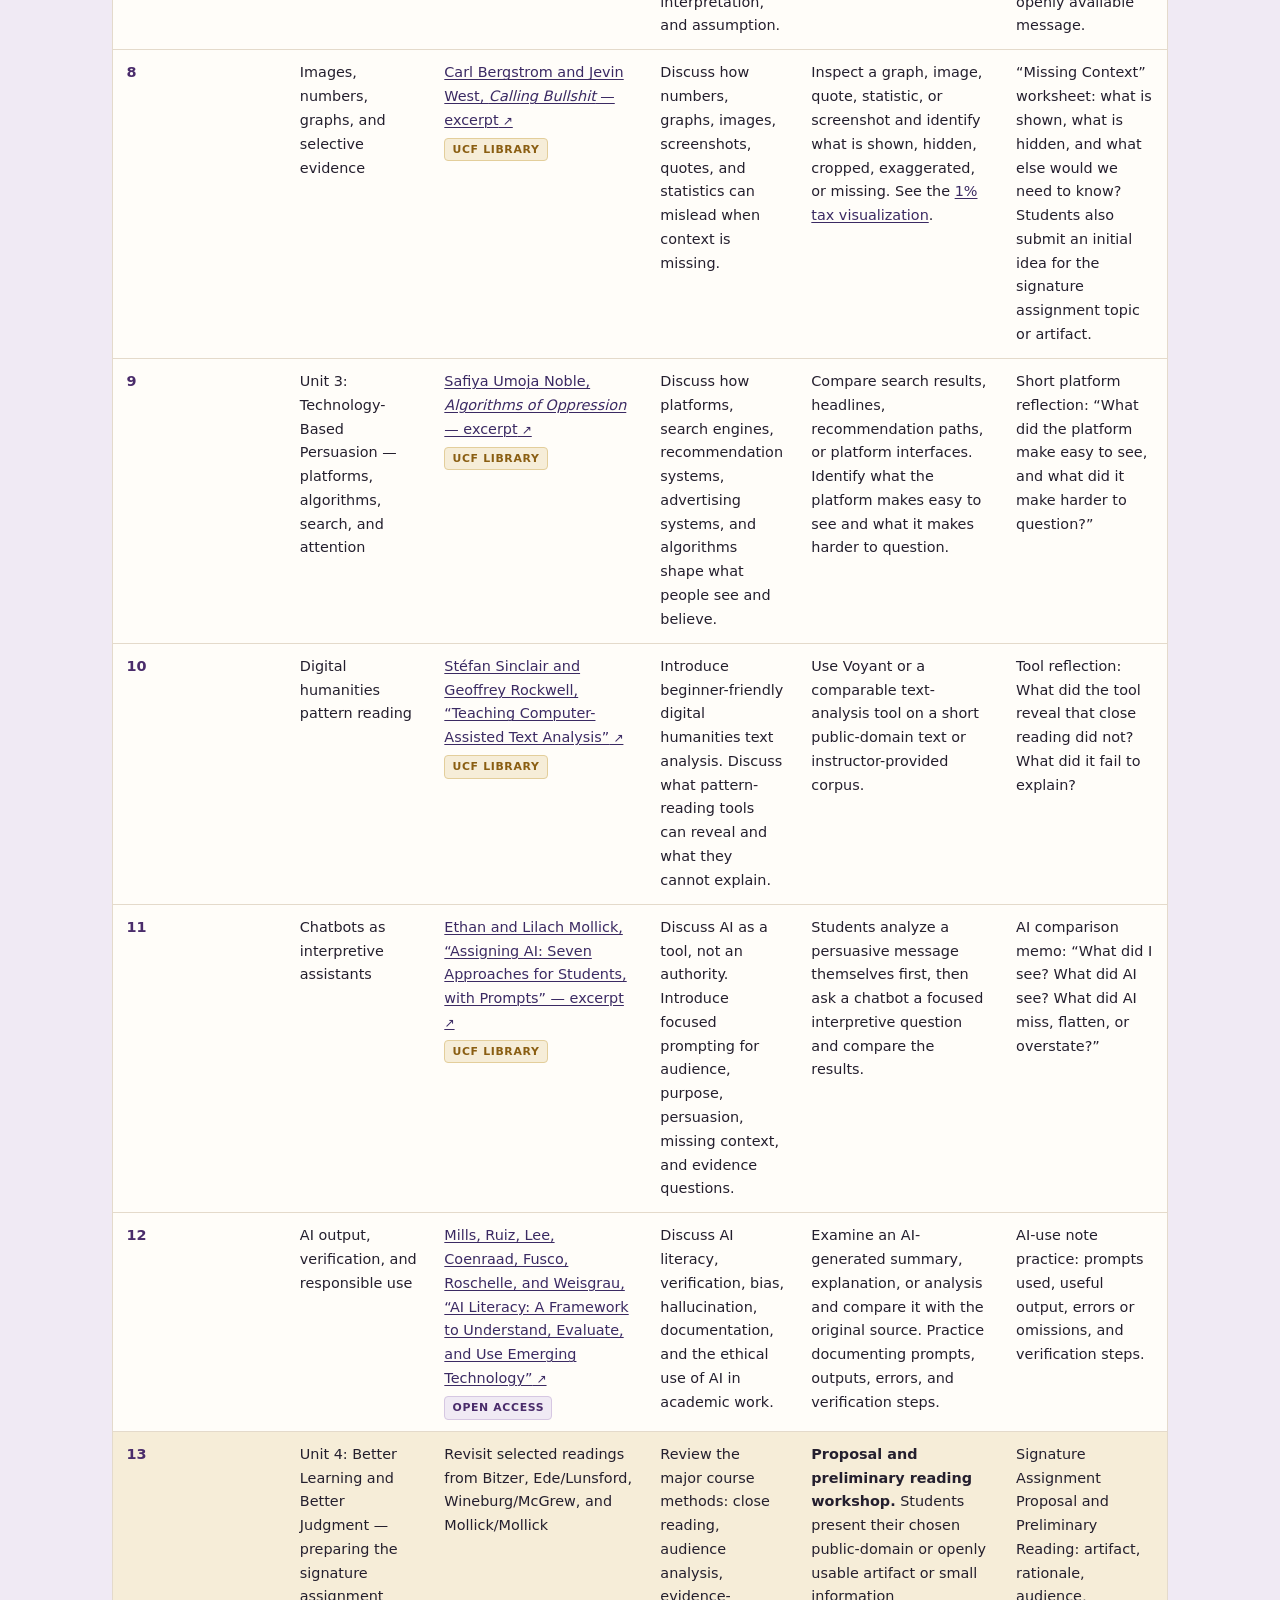
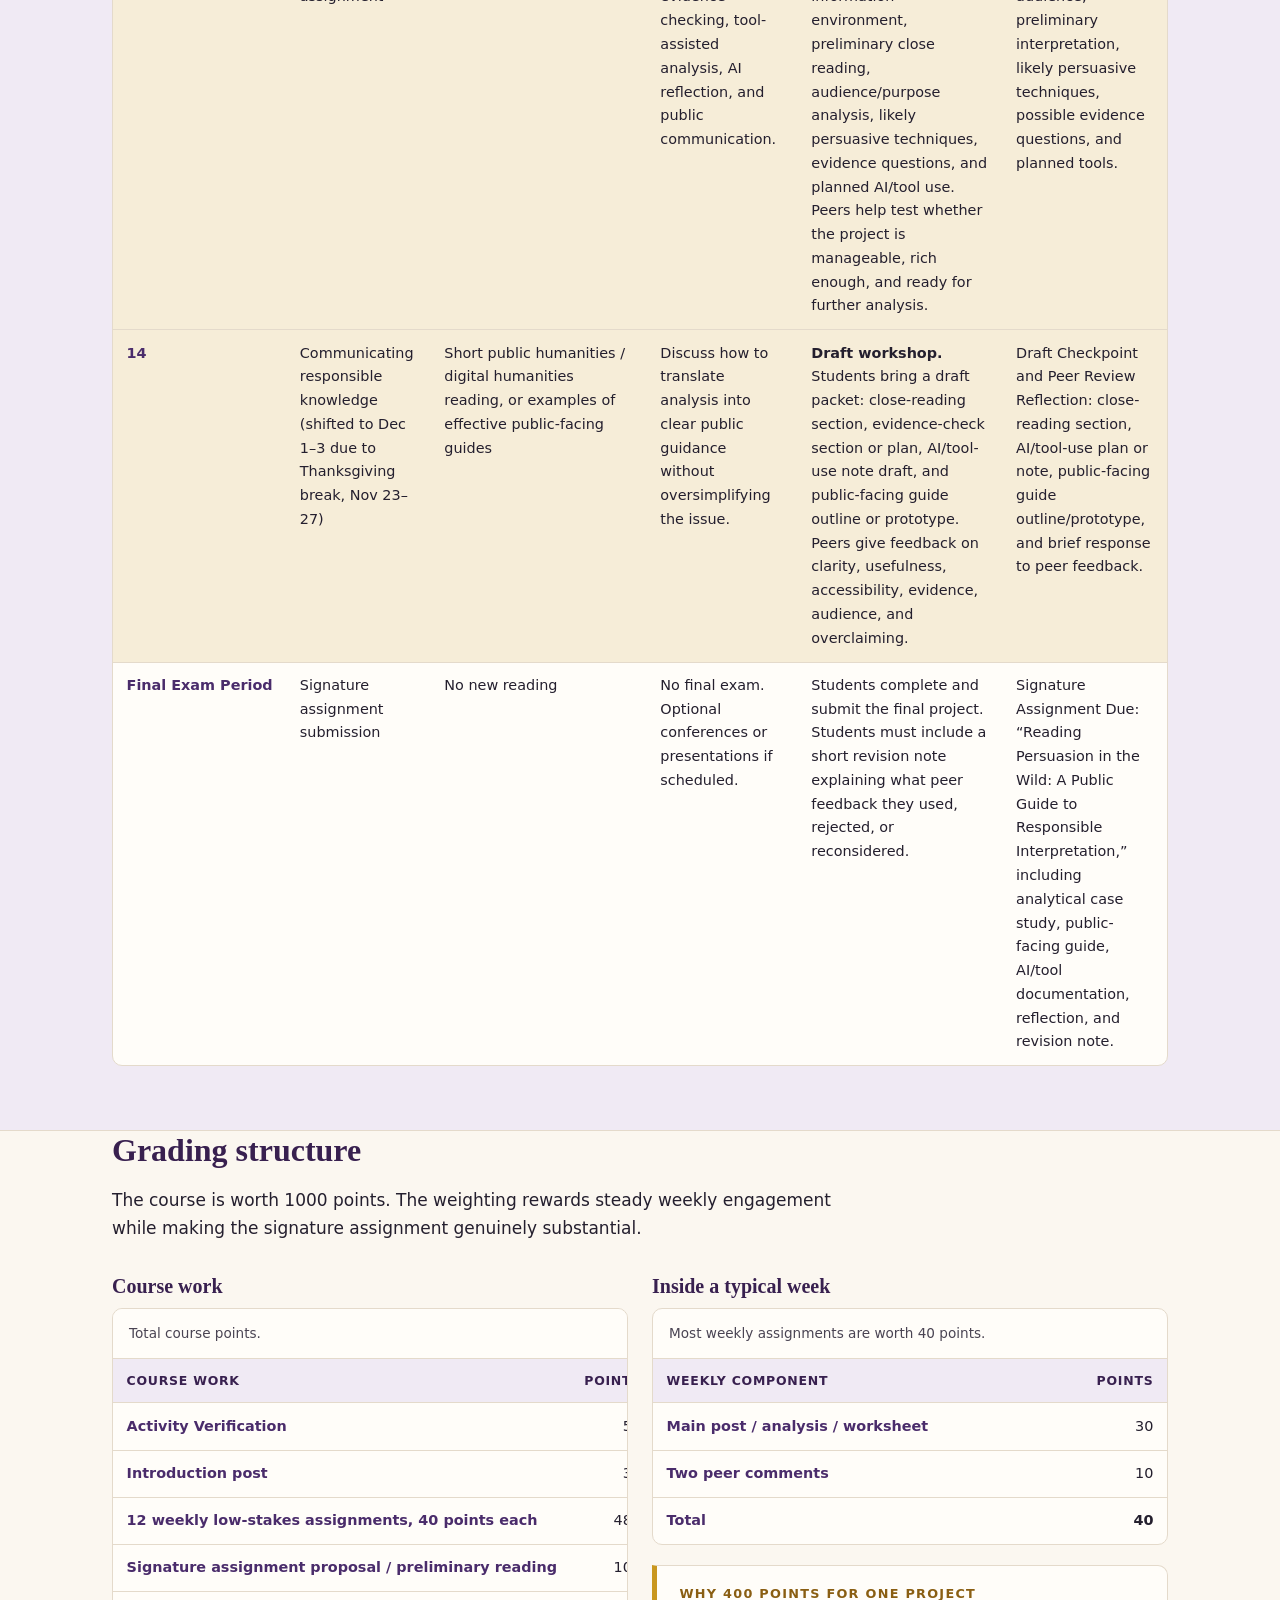
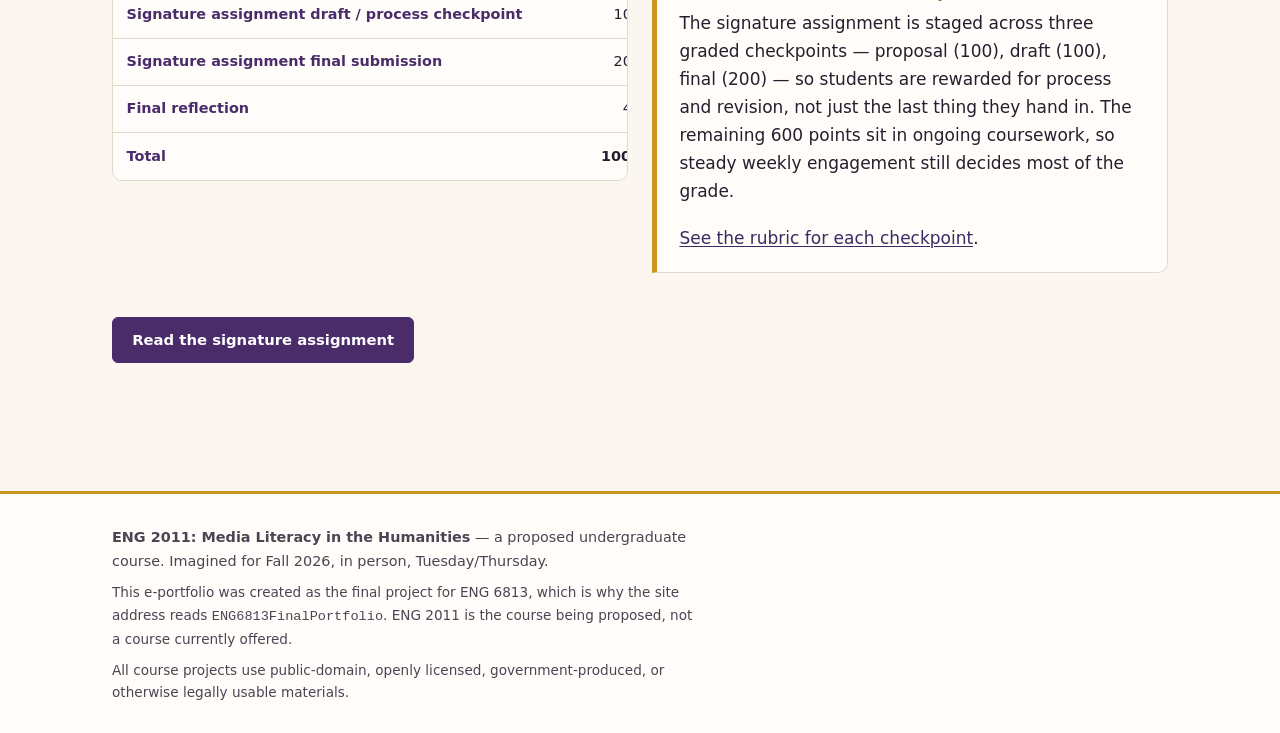
<file: syllabus.html>
<!DOCTYPE html>
<html lang="en">
<head>
<meta charset="utf-8">
<meta name="viewport" content="width=device-width, initial-scale=1">
<title>Syllabus & Course Map · ENG 2011</title>
<meta name="description" content="Delivery model, the full 14-week class-by-class schedule with readings and workshops, and the 1000-point grading structure.">
<meta property="og:type" content="website">
<meta property="og:title" content="Syllabus & Course Map · ENG 2011">
<meta property="og:description" content="Delivery model, the full 14-week class-by-class schedule with readings and workshops, and the 1000-point grading structure.">
<meta property="og:site_name" content="ENG 2011: Media Literacy in the Humanities">
<meta property="og:url" content="https://kgsucf.github.io/ENG6813FinalPortfolio-Reflection/syllabus.html">
<meta property="og:image" content="https://kgsucf.github.io/ENG6813FinalPortfolio-Reflection/assets/og-image.png">
<meta property="og:image:width" content="1200">
<meta property="og:image:height" content="630">
<meta property="og:image:alt" content="ENG 2011: Media Literacy in the Humanities - a proposed undergraduate course. Reading persuasion carefully, and keeping your own judgment intact.">
<meta name="twitter:card" content="summary_large_image">
<link rel="icon" href="data:image/svg+xml,%3Csvg xmlns='http://www.w3.org/2000/svg' viewBox='0 0 64 64'%3E%3Crect width='64' height='64' rx='14' fill='%234A2C6B'/%3E%3Ctext x='32' y='47' font-size='42' text-anchor='middle' fill='%23C9971F' font-family='Georgia,serif'%3E%3F%3C/text%3E%3C/svg%3E">
<link rel="stylesheet" href="assets/css/site.css">
</head>
<body>
<a class="skip-link" href="#main">Skip to main content</a>

<header class="masthead">
  <div class="shell">
    <div class="masthead-inner">
      <a class="brand" href="index.html">
        <span class="brand-num">ENG 2011</span>
        Media Literacy in the Humanities
      </a>
      <span class="brand-tag">A proposed undergraduate course</span>
    </div>
    <nav class="nav" aria-label="Portfolio sections">
      <ul>
          <li><a href="index.html">Home</a></li>
          <li><a href="overview.html">Course Overview</a></li>
          <li><a href="objectives.html">Learning Objectives</a></li>
          <li><a href="syllabus.html" aria-current="page">Syllabus &amp; Course Map</a></li>
          <li><a href="signature-assignment.html">Signature Assignment</a></li>
          <li><a href="ai-policy.html">AI Policy &amp; Access</a></li>
          <li><a href="artifacts.html">Teaching Artifacts</a></li>
          <li><a href="teaching-statement.html">Teaching Statement</a></li>
      </ul>
    </nav>
  </div>
</header>

<main id="main">
  <section class="band page-head">
    <div class="shell">
      <p class="eyebrow">Syllabus &amp; Course Map</p>
      <h1>How the semester runs</h1>
      <p class="lede">Fall 2026, in person, Tuesday/Thursday. Tuesdays introduce concepts;
        Thursdays are active-learning workshops where students practice the method before
        submitting anything individually.</p>
    </div>
  </section>

  <section class="band">
    <div class="shell">
      <div class="grid grid-2">
        <div class="card">
          <h3>Delivery model</h3>
          <p>Tuesday meetings introduce concepts, readings, and guided analysis. Thursday
            meetings function as workshops where students practice course methods
            collaboratively before completing individual submissions.</p>
          <p>Zoom recordings and Canvas discussion support access, review, and peer
            engagement, but the course is designed as an in-person class.</p>
        </div>
        <div class="card">
          <h3>Materials and tools</h3>
          <p>No paid AI subscription is required. Students use freely available or
            institutionally available tools: Canvas, web browsers, library resources,
            Voyant or a comparable text-analysis tool, search engines, reverse
            image/source tracing tools, and a chatbot such as Claude or another approved
            tool.</p>
          <p>All substantial projects must use public-domain, openly licensed,
            government-produced, instructor-approved, or otherwise legally usable
            materials.</p>
          <p class="artifact-note"><strong>On the readings:</strong> openly posted copies
            of scholarly work have a habit of disappearing. Every reading below is
            therefore linked through the UCF Library or the creator&rsquo;s own site,
            whichever is more likely to still be there next year. Links marked
            <span class="src src-ucf" style="display:inline-block;margin:0;">UCF Library</span>
            require a UCF login;
            <span class="src src-open" style="display:inline-block;margin:0;">Open access</span>
            links are readable by anyone.</p>
        </div>
      </div>
    </div>
  </section>

  <section class="band band-tint">
    <div class="shell">
      <div class="section-intro">
        <h2>Class-by-class schedule</h2>
        <p>Highlighted rows mark the three sessions that carry the most design weight:
          the Week&nbsp;4 fallacy game, and the Weeks&nbsp;13&ndash;14 peer-feedback
          checkpoints that were deliberately moved earlier so students get substantive
          response before the final submission.</p>
      </div>
      <p class="scroll-hint">The table scrolls sideways on narrow screens.</p>
      <div class="table-scroll" tabindex="0" role="region" aria-label="Class-by-class schedule">
        <table class="schedule-table">
          <caption>Fall 2026 Tuesday/Thursday in-person model &mdash; 14 weeks plus the
            final exam period.</caption>
          <thead>
            <tr>
              <th scope="col">Week</th>
              <th scope="col">Unit / Focus</th>
              <th scope="col">Reading for the Week</th>
              <th scope="col">Tuesday Class</th>
              <th scope="col">Thursday Workshop</th>
              <th scope="col">Assignment Due</th>
            </tr>
          </thead>
          <tbody>
          <tr>
            <th scope="row">1</th>
            <td>Unit 1: Rhetoric and Persuasion &mdash; persuasion vs. manipulation</td>
            <td><a class="reading-link ext" href="https://ucf-flvc.primo.exlibrisgroup.com/nde/fulldisplay?query=Lloyd%20Bitzer,%20the%20rhetorical%20situation&tab=AvailableNow&search_scope=All_Available&vid=01FALSC_UCF:NDE_UCF&lang=en&docid=cdi_jstor_primary_40236733&adaptor=Primo%20Central&context=PC&isFrbr=true&isHighlightedRecord=false&state=">Lloyd Bitzer, &ldquo;The Rhetorical Situation&rdquo; &mdash; excerpt on exigence, audience, and constraints</a>
                <span class="src src-ucf">UCF Library</span></td>
            <td>Introduce the course&rsquo;s central questions: What is persuasion? When does persuasion become manipulation? What does a message want its audience to believe, feel, or do?</td>
            <td>Compare two short public-domain or openly available messages on the same topic. Identify audience, purpose, and desired response.</td>
            <td>Short reflection: &ldquo;When does persuasion become manipulation?&rdquo;</td>
          </tr>
          <tr>
            <th scope="row">2</th>
            <td>Audience, purpose, and framing</td>
            <td><a class="reading-link ext" href="https://ucf-flvc.primo.exlibrisgroup.com/nde/fulldisplay?query=Lisa%20Ede%20and%20Andrea%20Lunsford,%20%E2%80%9CAudience%20Addressed%2FAudience%20Invoked%E2%80%9D%20&tab=AvailableNow&search_scope=All_Available&vid=01FALSC_UCF:NDE_UCF&lang=en&docid=cdi_gale_vrl_8695500017&adaptor=Primo%20Central&context=PC&isFrbr=true&isHighlightedRecord=false&state=">Lisa Ede and Andrea Lunsford, &ldquo;Audience Addressed/Audience Invoked&rdquo; &mdash; excerpt</a>
                <span class="src src-ucf">UCF Library</span></td>
            <td>Discuss audience as more than &ldquo;who sees the message.&rdquo; Introduce the idea that messages imagine, target, flatter, pressure, or exclude audiences.</td>
            <td>Rewrite the same neutral message for three different audiences. Compare how tone, examples, emphasis, and implied values change.</td>
            <td>Audience analysis worksheet on a short public-domain speech, ad, or public message.</td>
          </tr>
          <tr>
            <th scope="row">3</th>
            <td>Emotional appeals, authority, repetition, loaded language, and visual persuasion</td>
            <td><a class="reading-link ext" href="https://ucf-flvc.primo.exlibrisgroup.com/nde/fulldisplay?query=John%20Berger,%20Ways%20of%20Seeing%20%E2%80%94%20&tab=AvailableNow&search_scope=All_Available&vid=01FALSC_UCF:NDE_UCF&lang=en&docid=cdi_informaworld_taylorfrancisbooks_10_4324_9780080468389_1_version2&adaptor=Primo%20Central&context=PC&isFrbr=true&isHighlightedRecord=false&state=">John Berger, <em>Ways of Seeing</em> &mdash; chapter/episode on publicity and advertising</a>
                <span class="src src-ucf">UCF Library</span></td>
            <td>Discuss visual persuasion, desire, aspiration, identity, and advertising as a system of meaning.</td>
            <td>In groups, annotate a persuasive text or image for emotional appeals, authority, repetition, loaded words, and visual framing.</td>
            <td>Close-reading annotation: identify five persuasive moves and explain how they work.</td>
          </tr>
          <tr class="is-flagged">
            <th scope="row">4</th>
            <td>Fallacies, omissions, weak reasoning, and fair persuasion</td>
            <td><a class="reading-link ext" href="https://manifold.artsci.tamu.edu/read/informed-arguments-a-guide-to-writing-and-research/section/3-7-logical-fallacies">Melanie Gagich, Emilie Zickel, and Terri Pantuso, &ldquo;Logical Fallacies&rdquo;</a>
                <span class="src src-open">Open access</span></td>
            <td>Open with <strong><a href="artifacts.html#point-taken">Point Taken</a></strong> as an instructor-created fallacy-identification game. Distinguish reasonable claims, fair persuasion, unsupported claims, weak reasoning, omissions, and logical fallacies.</td>
            <td>Rhetorical Design Lab: students create a short persuasive message that includes both reasonable claims and flawed reasoning. Peers identify the techniques.</td>
            <td>Student-authored rhetorical plan, short persuasive message, and reflection on what peers noticed.</td>
          </tr>
          <tr>
            <th scope="row">5</th>
            <td>Unit 2: Human Vulnerability to Misinformation &mdash; first reactions, bias, and assumptions</td>
            <td><a class="reading-link ext" href="https://neurolaunch.com/logical-fallacies-and-cognitive-biases/">Neurolaunch, <em>Navigating Logical Fallacies and Cognitive Biases</em></a>
                <span class="src src-open">Open access</span></td>
            <td>Discuss why people can misread information even when they are intelligent and well-intentioned.</td>
            <td>Students privately record their first reaction to a message, then reread it slowly and compare first impressions with later analysis.</td>
            <td>Reflection: &ldquo;What did I notice only after slowing down?&rdquo;</td>
          </tr>
          <tr>
            <th scope="row">6</th>
            <td>Identity, belonging, outrage, and &ldquo;people like us&rdquo;</td>
            <td><a class="reading-link ext" href="https://ac-journal.org/journal/vol1/iss3/burke/quigley.html">Brooke L. Quigley, <em>&ldquo;Identification&rdquo; as a Key Term in Kenneth Burke&rsquo;s Rhetorical Theory</em></a>
                <span class="src src-open">Open access</span></td>
            <td>Discuss how persuasion creates belonging, division, shared identity, and implied enemies.</td>
            <td>Analyze how a message creates &ldquo;people like us&rdquo; and &ldquo;people like them.&rdquo; Identify implied values and emotional pressure.</td>
            <td>Short analysis: identify audience identity, implied values, and emotional pressure.</td>
          </tr>
          <tr>
            <th scope="row">7</th>
            <td>Evidence, claims, and missing context</td>
            <td><a class="reading-link ext" href="https://ucf-flvc.primo.exlibrisgroup.com/nde/fulldisplay?query=Sam%20Wineburg%20%2F%20Sarah%20McGrew%20on%20lateral%20reading,%20or%20Stanford%2FDigital%20Inquiry%20Group%20Civic%20Online%20Reasoning%20materials&tab=AvailableNow&search_scope=All_Available&vid=01FALSC_UCF:NDE_UCF&lang=en&docid=cdi_proquest_journals_2258134352&adaptor=Primo%20Central&context=PC&isFrbr=true&isHighlightedRecord=false&state=">Sam Wineburg / Sarah McGrew on lateral reading</a>
                <span class="src src-ucf">UCF Library</span></td>
            <td>Introduce lateral reading, source evaluation, and the difference between a claim, evidence, interpretation, and assumption.</td>
            <td>Sort statements into fact, interpretation, opinion, unsupported claim, weak inference, and fallacy.</td>
            <td>Evidence-check mini-assignment: verify or complicate one claim from a public-domain or openly available message.</td>
          </tr>
          <tr>
            <th scope="row">8</th>
            <td>Images, numbers, graphs, and selective evidence</td>
            <td><a class="reading-link ext" href="https://ucf-flvc.primo.exlibrisgroup.com/nde/fulldisplay?query=Carl%20Bergstrom%20and%20Jevin%20West,%20Calling%20Bullshit%20&tab=AvailableNow&search_scope=All_Available&vid=01FALSC_UCF:NDE_UCF&lang=en&docid=cdi_doaj_primary_oai_doaj_org_article_b4252d82906a45559a53220001ee295d&adaptor=Primo%20Central&context=PC&isFrbr=true&isHighlightedRecord=false&state=">Carl Bergstrom and Jevin West, <em>Calling Bullshit</em> &mdash; excerpt</a>
                <span class="src src-ucf">UCF Library</span></td>
            <td>Discuss how numbers, graphs, images, screenshots, quotes, and statistics can mislead when context is missing.</td>
            <td>Inspect a graph, image, quote, statistic, or screenshot and identify what is shown, hidden, cropped, exaggerated, or missing. See the <a href="artifacts.html#tax-visualization">1% tax visualization</a>.</td>
            <td>&ldquo;Missing Context&rdquo; worksheet: what is shown, what is hidden, and what else would we need to know? Students also submit an initial idea for the signature assignment topic or artifact.</td>
          </tr>
          <tr>
            <th scope="row">9</th>
            <td>Unit 3: Technology-Based Persuasion &mdash; platforms, algorithms, search, and attention</td>
            <td><a class="reading-link ext" href="https://ucf-flvc.primo.exlibrisgroup.com/nde/fulldisplay?query=Safiya%20Umoja%20Noble,%20Algorithms%20of%20Oppression%20&tab=AvailableNow&search_scope=All_Available&vid=01FALSC_UCF:NDE_UCF&lang=en&docid=cdi_gale_lrcgauss_A610250307&adaptor=Primo%20Central&context=PC&isFrbr=true&isHighlightedRecord=false&state=">Safiya Umoja Noble, <em>Algorithms of Oppression</em> &mdash; excerpt</a>
                <span class="src src-ucf">UCF Library</span></td>
            <td>Discuss how platforms, search engines, recommendation systems, advertising systems, and algorithms shape what people see and believe.</td>
            <td>Compare search results, headlines, recommendation paths, or platform interfaces. Identify what the platform makes easy to see and what it makes harder to question.</td>
            <td>Short platform reflection: &ldquo;What did the platform make easy to see, and what did it make harder to question?&rdquo;</td>
          </tr>
          <tr>
            <th scope="row">10</th>
            <td>Digital humanities pattern reading</td>
            <td><a class="reading-link ext" href="https://ucf-flvc.primo.exlibrisgroup.com/nde/fulldisplay?query=St%C3%A9fan%20Sinclair%20and%20Geoffrey%20Rockwell,%20%E2%80%9CTeaching%20Computer-Assisted%20Text%20Analysis%E2%80%9D&tab=AvailableNow&search_scope=All_Available&vid=01FALSC_UCF:NDE_UCF&lang=en&docid=cdi_jstor_books_j_ctt5vjtt3_15&adaptor=Primo%20Central&context=PC&isFrbr=true&isHighlightedRecord=false&state=">St&eacute;fan Sinclair and Geoffrey Rockwell, &ldquo;Teaching Computer-Assisted Text Analysis&rdquo;</a>
                <span class="src src-ucf">UCF Library</span></td>
            <td>Introduce beginner-friendly digital humanities text analysis. Discuss what pattern-reading tools can reveal and what they cannot explain.</td>
            <td>Use Voyant or a comparable text-analysis tool on a short public-domain text or instructor-provided corpus.</td>
            <td>Tool reflection: What did the tool reveal that close reading did not? What did it fail to explain?</td>
          </tr>
          <tr>
            <th scope="row">11</th>
            <td>Chatbots as interpretive assistants</td>
            <td><a class="reading-link ext" href="https://ucf-flvc.primo.exlibrisgroup.com/nde/fulldisplay?query=Ethan%20and%20Lilach%20Mollick,%20%E2%80%9CAssigning%20AI:%20Seven%20Approaches%20for%20Students,%20with%20Prompts&tab=AvailableNow&search_scope=All_Available&vid=01FALSC_UCF:NDE_UCF&lang=en&docid=cdi_proquest_journals_2828090852&adaptor=Primo%20Central&context=PC&isFrbr=true&isHighlightedRecord=false&state=">Ethan and Lilach Mollick, &ldquo;Assigning AI: Seven Approaches for Students, with Prompts&rdquo; &mdash; excerpt</a>
                <span class="src src-ucf">UCF Library</span></td>
            <td>Discuss AI as a tool, not an authority. Introduce focused prompting for audience, purpose, persuasion, missing context, and evidence questions.</td>
            <td>Students analyze a persuasive message themselves first, then ask a chatbot a focused interpretive question and compare the results.</td>
            <td>AI comparison memo: &ldquo;What did I see? What did AI see? What did AI miss, flatten, or overstate?&rdquo;</td>
          </tr>
          <tr>
            <th scope="row">12</th>
            <td>AI output, verification, and responsible use</td>
            <td><a class="reading-link ext" href="https://digitalpromise.org/2024/06/18/ai-literacy-a-framework-to-understand-evaluate-and-use-emerging-technology/">Mills, Ruiz, Lee, Coenraad, Fusco, Roschelle, and Weisgrau, &ldquo;AI Literacy: A Framework to Understand, Evaluate, and Use Emerging Technology&rdquo;</a>
                <span class="src src-open">Open access</span></td>
            <td>Discuss AI literacy, verification, bias, hallucination, documentation, and the ethical use of AI in academic work.</td>
            <td>Examine an AI-generated summary, explanation, or analysis and compare it with the original source. Practice documenting prompts, outputs, errors, and verification steps.</td>
            <td>AI-use note practice: prompts used, useful output, errors or omissions, and verification steps.</td>
          </tr>
          <tr class="is-flagged">
            <th scope="row">13</th>
            <td>Unit 4: Better Learning and Better Judgment &mdash; preparing the signature assignment</td>
            <td>Revisit selected readings from Bitzer, Ede/Lunsford, Wineburg/McGrew, and Mollick/Mollick</td>
            <td>Review the major course methods: close reading, audience analysis, evidence-checking, tool-assisted analysis, AI reflection, and public communication.</td>
            <td><strong>Proposal and preliminary reading workshop.</strong> Students present their chosen public-domain or openly usable artifact or small information environment, preliminary close reading, audience/purpose analysis, likely persuasive techniques, evidence questions, and planned AI/tool use. Peers help test whether the project is manageable, rich enough, and ready for further analysis.</td>
            <td>Signature Assignment Proposal and Preliminary Reading: artifact, rationale, audience, preliminary interpretation, likely persuasive techniques, possible evidence questions, and planned tools.</td>
          </tr>
          <tr class="is-flagged">
            <th scope="row">14</th>
            <td>Communicating responsible knowledge <span class="wk-note">(shifted to Dec 1&ndash;3 due to Thanksgiving break, Nov 23&ndash;27)</span></td>
            <td>Short public humanities / digital humanities reading, or examples of effective public-facing guides</td>
            <td>Discuss how to translate analysis into clear public guidance without oversimplifying the issue.</td>
            <td><strong>Draft workshop.</strong> Students bring a draft packet: close-reading section, evidence-check section or plan, AI/tool-use note draft, and public-facing guide outline or prototype. Peers give feedback on clarity, usefulness, accessibility, evidence, audience, and overclaiming.</td>
            <td>Draft Checkpoint and Peer Review Reflection: close-reading section, AI/tool-use plan or note, public-facing guide outline/prototype, and brief response to peer feedback.</td>
          </tr>
          <tr>
            <th scope="row">Final Exam Period</th>
            <td>Signature assignment submission</td>
            <td>No new reading</td>
            <td>No final exam. Optional conferences or presentations if scheduled.</td>
            <td>Students complete and submit the final project. Students must include a short revision note explaining what peer feedback they used, rejected, or reconsidered.</td>
            <td>Signature Assignment Due: &ldquo;Reading Persuasion in the Wild: A Public Guide to Responsible Interpretation,&rdquo; including analytical case study, public-facing guide, AI/tool documentation, reflection, and revision note.</td>
          </tr>
          </tbody>
        </table>
      </div>
    </div>
  </section>

  <section class="band">
    <div class="shell">
      <div class="section-intro">
        <h2>Grading structure</h2>
        <p>The course is worth 1000 points. The weighting rewards steady weekly engagement
          while making the signature assignment genuinely substantial.</p>
      </div>

      <div class="grid grid-2">
        <div>
          <h3>Course work</h3>
          <div class="table-scroll">
            <table class="table-plain">
              <caption>Total course points.</caption>
              <thead>
                <tr><th scope="col">Course work</th><th scope="col">Points</th></tr>
              </thead>
              <tbody>
                <tr><th scope="row">Activity Verification</th><td>50</td></tr>
                <tr><th scope="row">Introduction post</th><td>30</td></tr>
                <tr><th scope="row">12 weekly low-stakes assignments, 40 points each</th><td>480</td></tr>
                <tr><th scope="row">Signature assignment proposal / preliminary reading</th><td>100</td></tr>
                <tr><th scope="row">Signature assignment draft / process checkpoint</th><td>100</td></tr>
                <tr><th scope="row">Signature assignment final submission</th><td>200</td></tr>
                <tr><th scope="row">Final reflection</th><td>40</td></tr>
                <tr><th scope="row"><strong>Total</strong></th><td><strong>1000</strong></td></tr>
              </tbody>
            </table>
          </div>
        </div>

        <div class="stack">
          <div>
            <h3>Inside a typical week</h3>
            <div class="table-scroll">
              <table class="table-plain">
                <caption>Most weekly assignments are worth 40 points.</caption>
                <thead>
                  <tr><th scope="col">Weekly component</th><th scope="col">Points</th></tr>
                </thead>
                <tbody>
                  <tr><th scope="row">Main post / analysis / worksheet</th><td>30</td></tr>
                  <tr><th scope="row">Two peer comments</th><td>10</td></tr>
                  <tr><th scope="row"><strong>Total</strong></th><td><strong>40</strong></td></tr>
                </tbody>
              </table>
            </div>
          </div>
          <div class="callout">
            <h3>Why 400 points for one project</h3>
            <p>The signature assignment is staged across three graded checkpoints
              &mdash; proposal (100), draft (100), final (200) &mdash; so students are
              rewarded for process and revision, not just the last thing they hand in.
              The remaining 600 points sit in ongoing coursework, so steady weekly
              engagement still decides most of the grade.</p>
            <p style="margin-bottom:0;"><a href="signature-assignment.html#rubric-proposal">See
              the rubric for each checkpoint</a>.</p>
          </div>
        </div>
      </div>

      <div class="btn-row">
        <a class="btn" href="signature-assignment.html">Read the signature assignment</a>
      </div>
    </div>
  </section>

</main>

<footer class="site-footer">
  <div class="shell">
      <p><strong>ENG 2011: Media Literacy in the Humanities</strong> &mdash; a proposed
        undergraduate course. Imagined for Fall 2026, in person, Tuesday/Thursday.</p>
      <p class="footer-note">This e-portfolio was created as the final project for
        ENG 6813, which is why the site address reads <code>ENG6813FinalPortfolio</code>.
        ENG 2011 is the course being proposed, not a course currently offered.</p>
      <p class="footer-note">All course projects use public-domain, openly licensed,
        government-produced, or otherwise legally usable materials.</p>
  </div>
</footer>
</body>
</html>
</file>
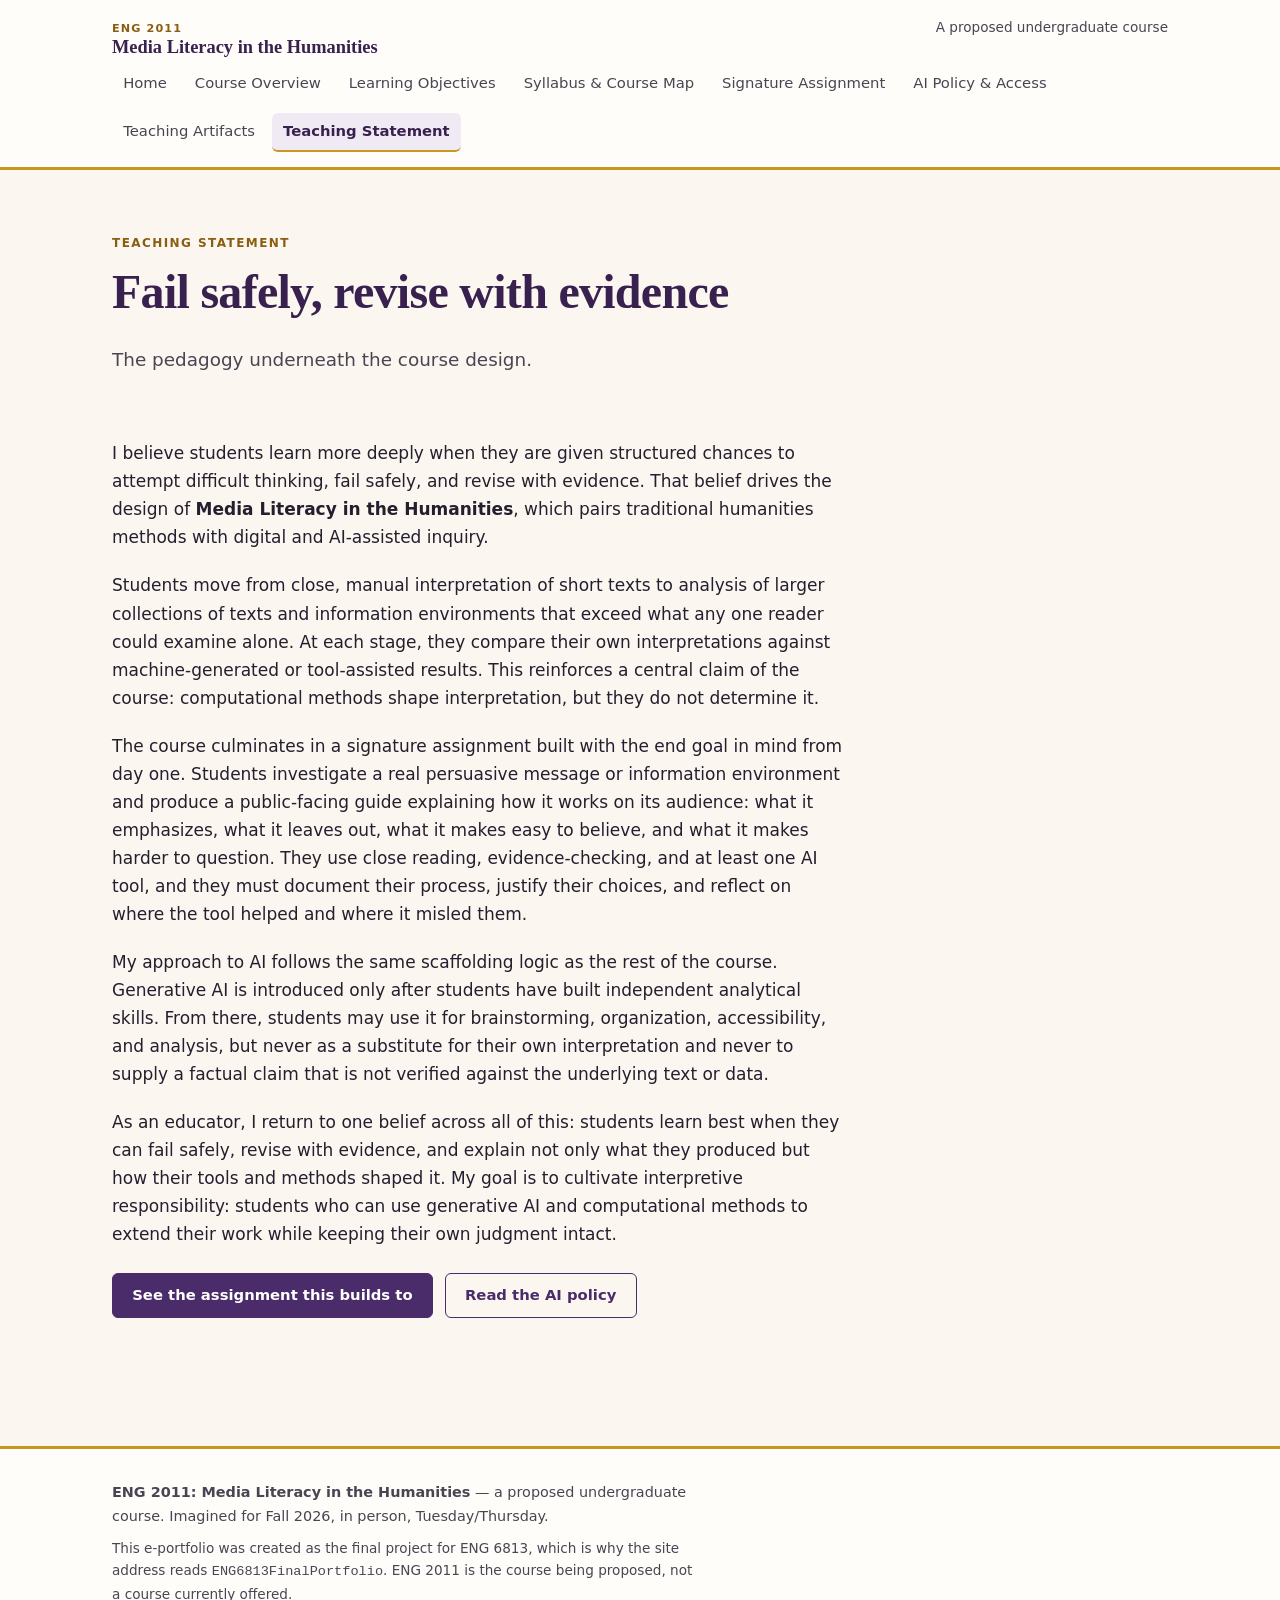
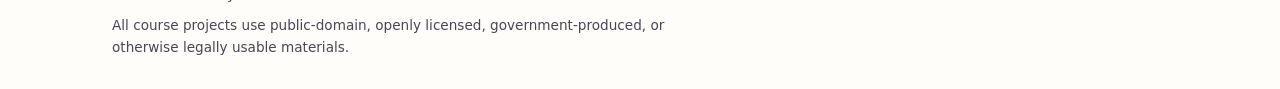
<file: teaching-statement.html>
<!DOCTYPE html>
<html lang="en">
<head>
<meta charset="utf-8">
<meta name="viewport" content="width=device-width, initial-scale=1">
<title>Teaching Statement · ENG 2011</title>
<meta name="description" content="Students learn more deeply when they can attempt difficult thinking, fail safely, and revise with evidence.">
<meta property="og:type" content="website">
<meta property="og:title" content="Teaching Statement · ENG 2011">
<meta property="og:description" content="Students learn more deeply when they can attempt difficult thinking, fail safely, and revise with evidence.">
<meta property="og:site_name" content="ENG 2011: Media Literacy in the Humanities">
<meta property="og:url" content="https://kgsucf.github.io/ENG6813FinalPortfolio-Reflection/teaching-statement.html">
<meta property="og:image" content="https://kgsucf.github.io/ENG6813FinalPortfolio-Reflection/assets/og-image.png">
<meta property="og:image:width" content="1200">
<meta property="og:image:height" content="630">
<meta property="og:image:alt" content="ENG 2011: Media Literacy in the Humanities - a proposed undergraduate course. Reading persuasion carefully, and keeping your own judgment intact.">
<meta name="twitter:card" content="summary_large_image">
<link rel="icon" href="data:image/svg+xml,%3Csvg xmlns='http://www.w3.org/2000/svg' viewBox='0 0 64 64'%3E%3Crect width='64' height='64' rx='14' fill='%234A2C6B'/%3E%3Ctext x='32' y='47' font-size='42' text-anchor='middle' fill='%23C9971F' font-family='Georgia,serif'%3E%3F%3C/text%3E%3C/svg%3E">
<link rel="stylesheet" href="assets/css/site.css">
</head>
<body>
<a class="skip-link" href="#main">Skip to main content</a>

<header class="masthead">
  <div class="shell">
    <div class="masthead-inner">
      <a class="brand" href="index.html">
        <span class="brand-num">ENG 2011</span>
        Media Literacy in the Humanities
      </a>
      <span class="brand-tag">A proposed undergraduate course</span>
    </div>
    <nav class="nav" aria-label="Portfolio sections">
      <ul>
          <li><a href="index.html">Home</a></li>
          <li><a href="overview.html">Course Overview</a></li>
          <li><a href="objectives.html">Learning Objectives</a></li>
          <li><a href="syllabus.html">Syllabus &amp; Course Map</a></li>
          <li><a href="signature-assignment.html">Signature Assignment</a></li>
          <li><a href="ai-policy.html">AI Policy &amp; Access</a></li>
          <li><a href="artifacts.html">Teaching Artifacts</a></li>
          <li><a href="teaching-statement.html" aria-current="page">Teaching Statement</a></li>
      </ul>
    </nav>
  </div>
</header>

<main id="main">
  <section class="band page-head">
    <div class="shell">
      <p class="eyebrow">Teaching Statement</p>
      <h1>Fail safely, revise with evidence</h1>
      <p class="lede">The pedagogy underneath the course design.</p>
    </div>
  </section>

  <section class="band">
    <div class="shell">
      <div class="prose stack">
        <p>I believe students learn more deeply when they are given structured chances to
          attempt difficult thinking, fail safely, and revise with evidence. That belief
          drives the design of <strong>Media Literacy in the Humanities</strong>, which
          pairs traditional humanities methods with digital and AI-assisted inquiry.</p>
        <p>Students move from close, manual interpretation of short texts to analysis of
          larger collections of texts and information environments that exceed what any one
          reader could examine alone. At each stage, they compare their own interpretations
          against machine-generated or tool-assisted results. This reinforces a central
          claim of the course: computational methods shape interpretation, but they do not
          determine it.</p>

        <p>The course culminates in a signature assignment built with the end goal in mind
          from day one. Students investigate a real persuasive message or information
          environment and produce a public-facing guide explaining how it works on its
          audience: what it emphasizes, what it leaves out, what it makes easy to believe,
          and what it makes harder to question. They use close reading, evidence-checking,
          and at least one AI tool, and they must document their process, justify their
          choices, and reflect on where the tool helped and where it misled them.</p>
        <p>My approach to AI follows the same scaffolding logic as the rest of the course.
          Generative AI is introduced only after students have built independent analytical
          skills. From there, students may use it for brainstorming, organization,
          accessibility, and analysis, but never as a substitute for their own
          interpretation and never to supply a factual claim that is not verified against
          the underlying text or data.</p>
        <p>As an educator, I return to one belief across all of this: students learn best
          when they can fail safely, revise with evidence, and explain not only what they
          produced but how their tools and methods shaped it. My goal is to cultivate
          interpretive responsibility: students who can use generative AI and
          computational methods to extend their work while keeping their own judgment
          intact.</p>
      </div>

      <div class="btn-row">
        <a class="btn" href="signature-assignment.html">See the assignment this builds to</a>
        <a class="btn btn-ghost" href="ai-policy.html">Read the AI policy</a>
      </div>
    </div>
  </section>

</main>

<footer class="site-footer">
  <div class="shell">
      <p><strong>ENG 2011: Media Literacy in the Humanities</strong> &mdash; a proposed
        undergraduate course. Imagined for Fall 2026, in person, Tuesday/Thursday.</p>
      <p class="footer-note">This e-portfolio was created as the final project for
        ENG 6813, which is why the site address reads <code>ENG6813FinalPortfolio</code>.
        ENG 2011 is the course being proposed, not a course currently offered.</p>
      <p class="footer-note">All course projects use public-domain, openly licensed,
        government-produced, or otherwise legally usable materials.</p>
  </div>
</footer>
</body>
</html>
</file>
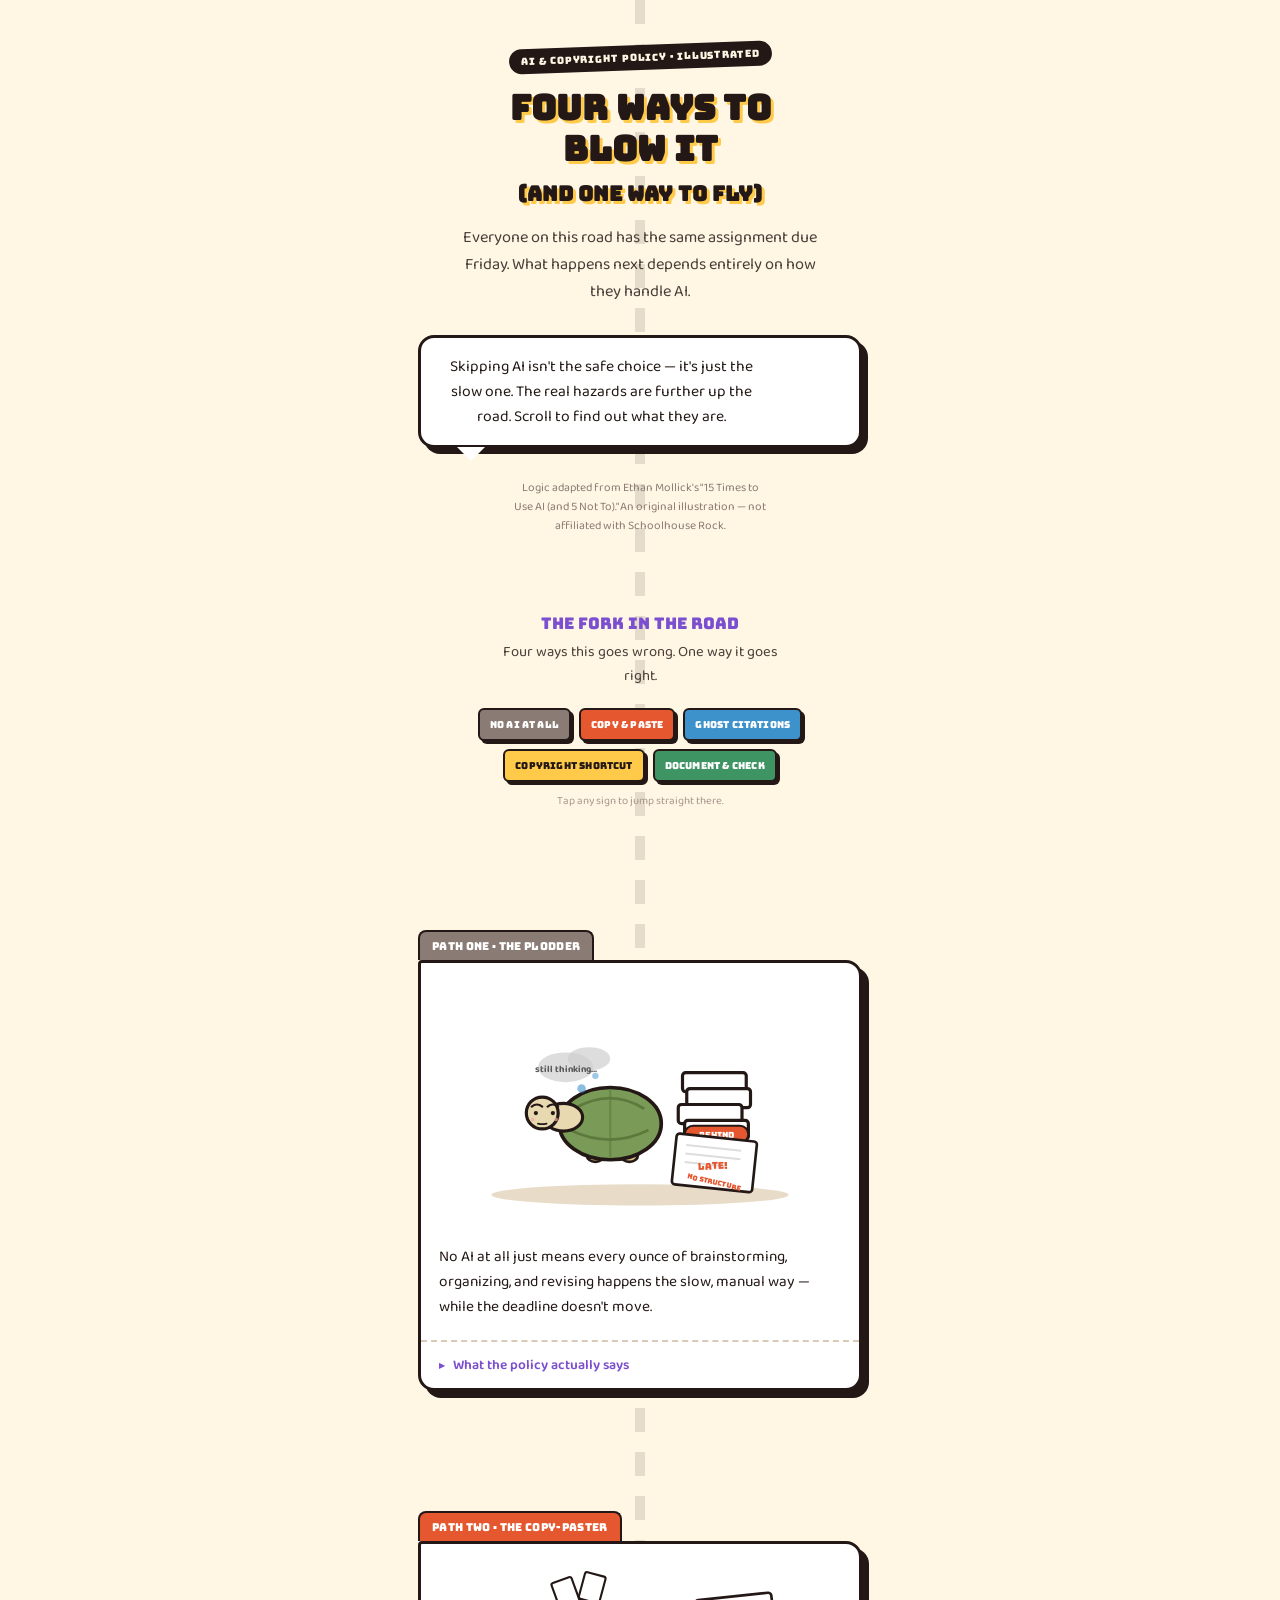
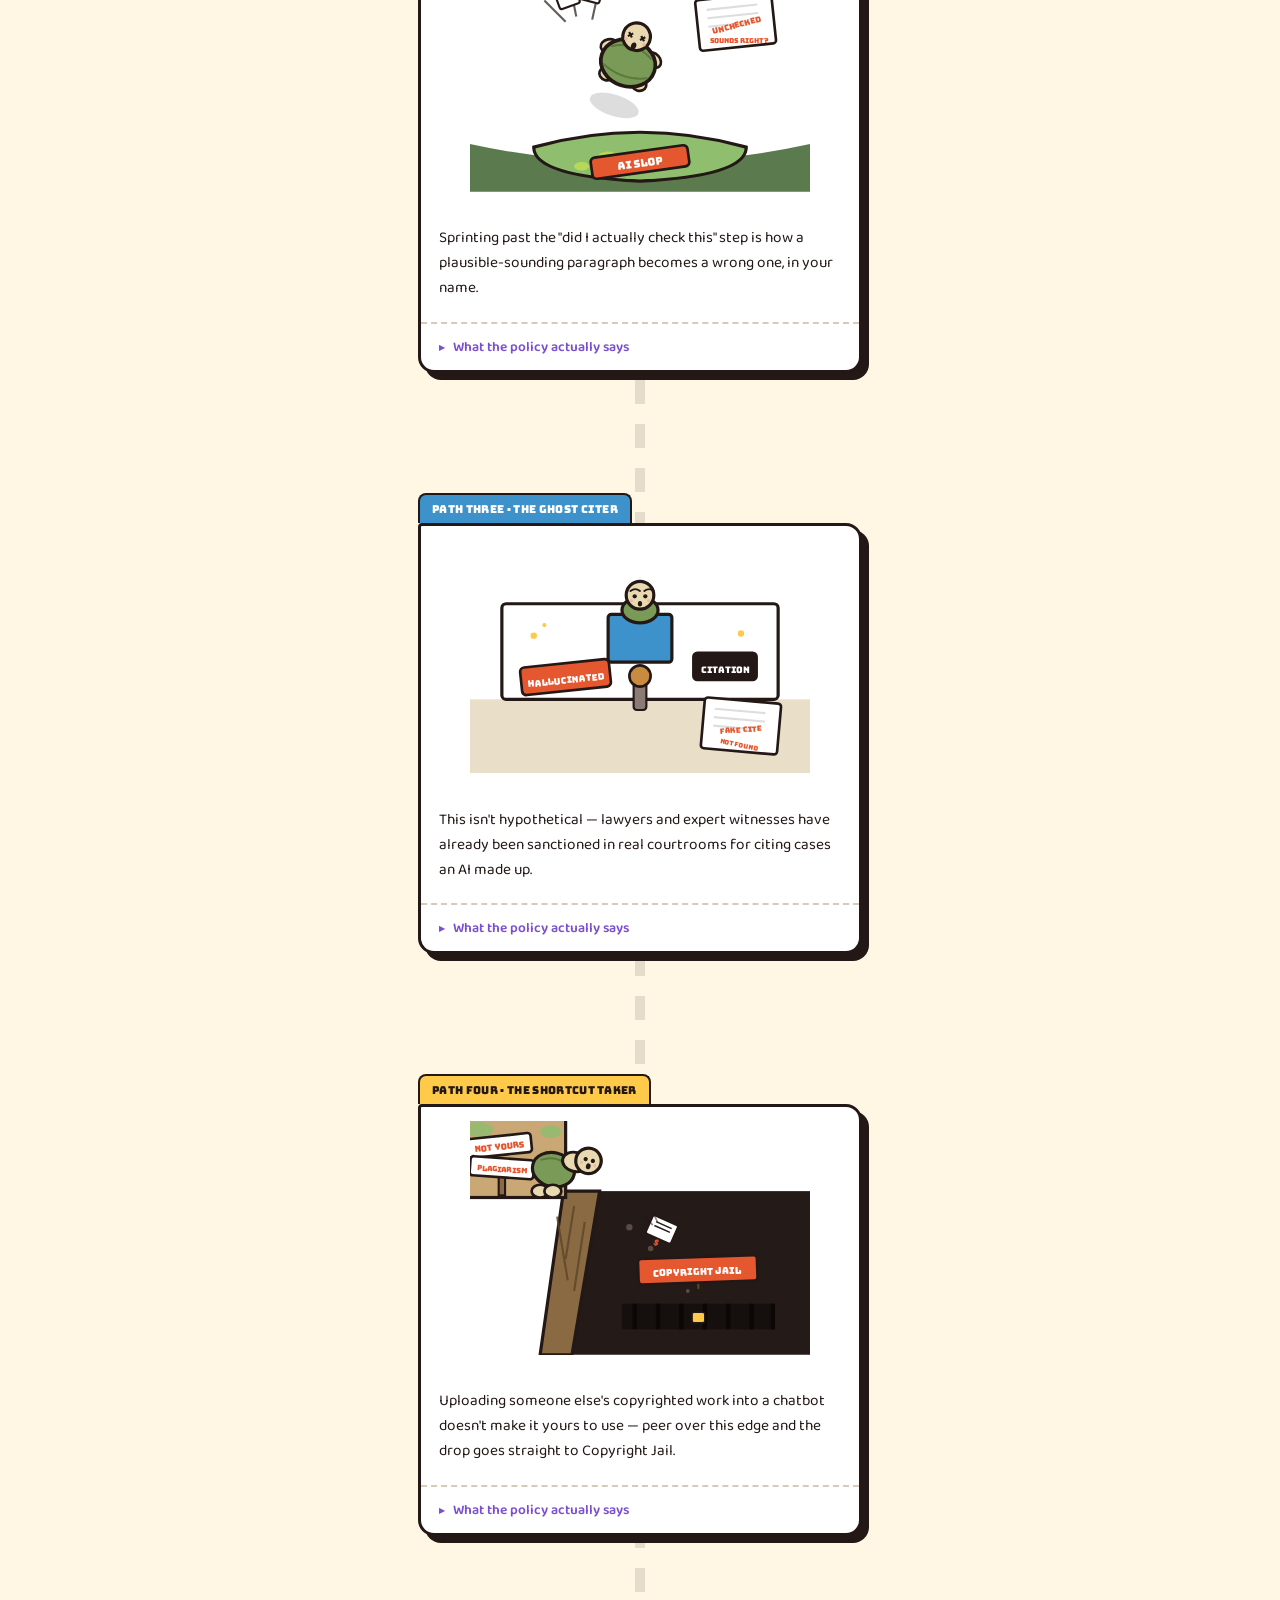
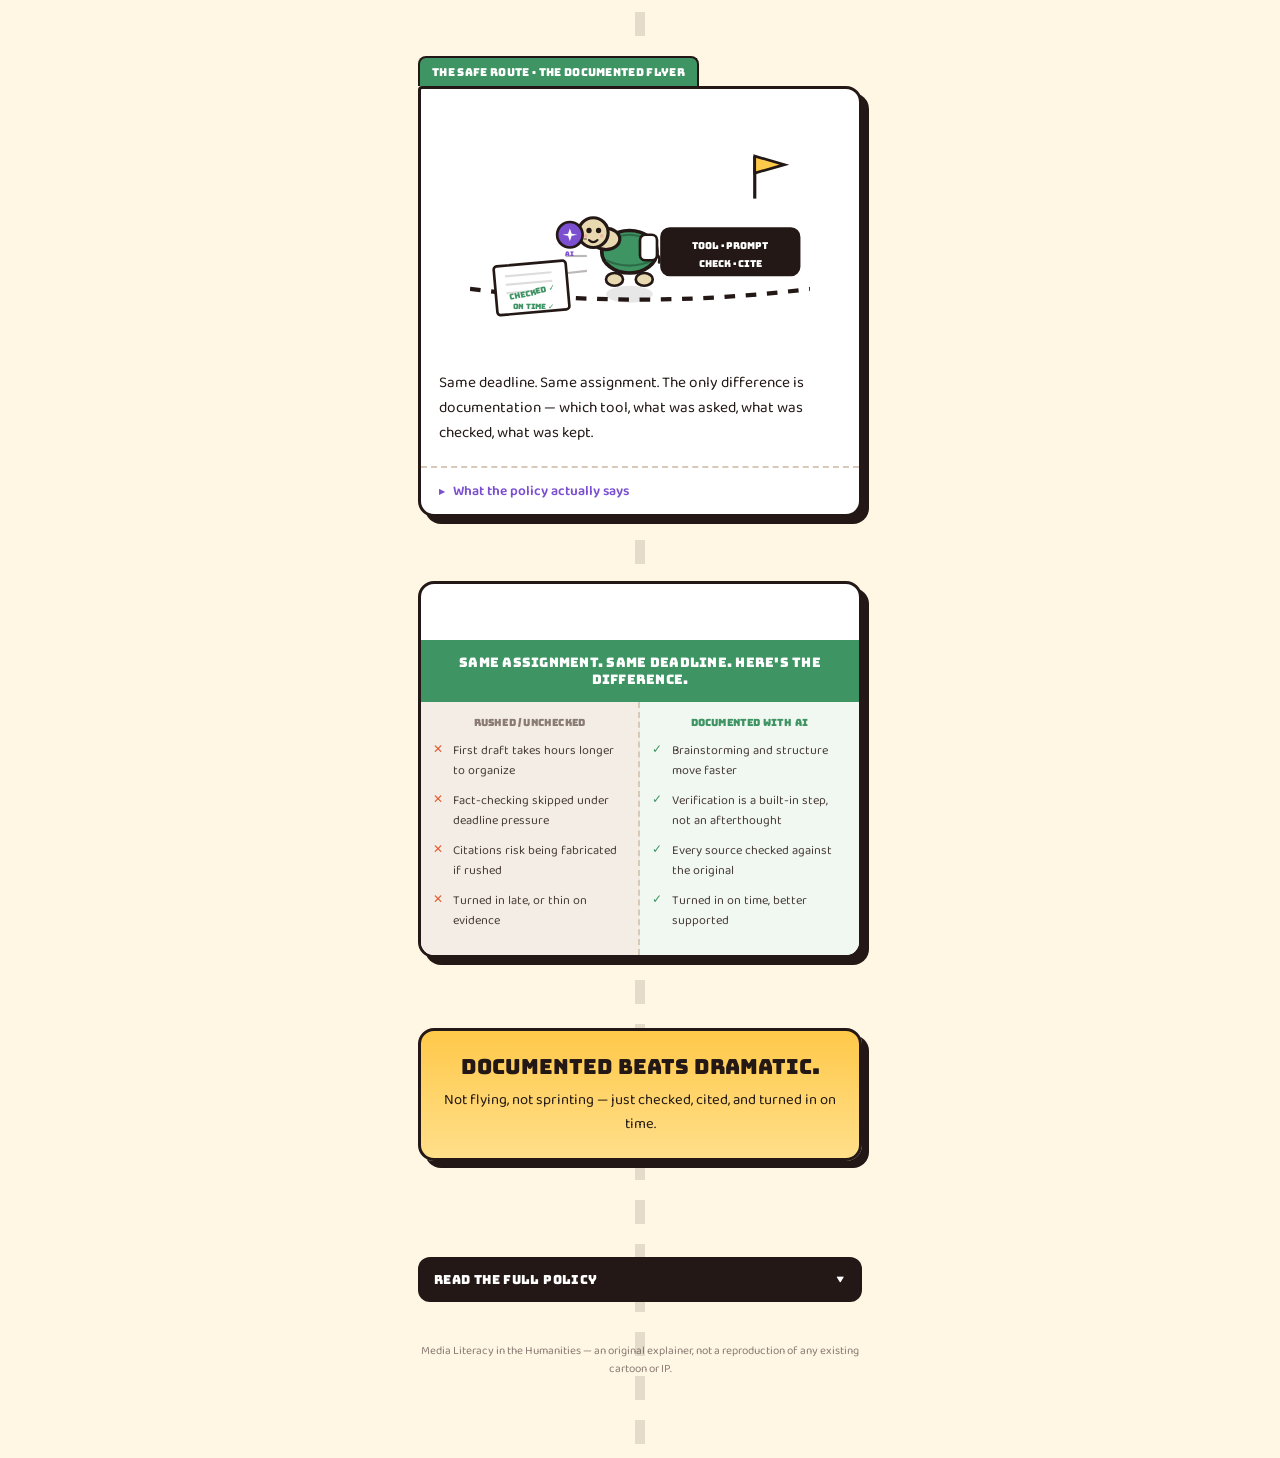
<file: artifacts/ai-policy-cartoon.html>
<!DOCTYPE html>
<html lang="en">
<head>
<meta charset="UTF-8">
<meta name="viewport" content="width=device-width, initial-scale=1.0">
<title>Four Ways to Blow It (and One Way to Fly)</title>
<style>
  /* Self-hosted so the page makes no third-party request and keeps its look on
     networks that block Google. Both faces are SIL Open Font License 1.1.
     Baloo 2 is the variable file, so one download covers every weight used. */
  @font-face {
    font-family: 'Bungee';
    src: url('../assets/fonts/Bungee-Regular.ttf') format('truetype');
    font-weight: 400;
    font-style: normal;
    font-display: swap;
  }
  @font-face {
    font-family: 'Baloo 2';
    src: url('../assets/fonts/Baloo2-VariableFont_wght.ttf') format('truetype-variations');
    font-weight: 400 800;
    font-style: normal;
    font-display: swap;
  }

  :root{
    --cream:#FFF6E4;
    --ink:#231815;
    --red:#E5572E;
    --yellow:#FFC94A;
    --blue:#3E92CC;
    --green:#3F9463;
    --purple:#7B4FCF;
    --pink:#F2739B;
    --line:#231815;
  }
  *{ box-sizing:border-box; }
  html{ scroll-behavior:smooth; }
  @media (prefers-reduced-motion: reduce){ html{ scroll-behavior:auto; } *{ animation-duration:.001ms !important; transition-duration:.001ms !important; } }

  body{
    margin:0;
    background:var(--cream);
    color:var(--ink);
    font-family:'Baloo 2', sans-serif;
    overflow-x:hidden;
  }
  .display{ font-family:'Bungee', 'Baloo 2', sans-serif; }

  .wrap{ max-width:480px; margin:0 auto; padding:0 18px 80px; position:relative; }

  /* winding road spine */
  .road-spine{
    position:absolute; left:50%; top:0; bottom:0; width:10px; transform:translateX(-50%);
    background: repeating-linear-gradient(180deg, var(--ink) 0px, var(--ink) 24px, transparent 24px, transparent 44px);
    opacity:0.12;
    z-index:0;
  }

  section{ position:relative; z-index:1; padding-top:56px; }

  /* ---------- hero ---------- */
  .hero{ text-align:center; padding-top:44px; }
  .hero .tag{
    display:inline-block; font-family:'Bungee'; font-size:0.62rem; letter-spacing:0.08em;
    background:var(--ink); color:var(--cream); padding:6px 12px; border-radius:20px; margin-bottom:18px;
    transform:rotate(-2deg);
  }
  h1.title{
    font-family:'Bungee'; font-size:2.15rem; line-height:1.18; margin:0 0 14px; color:var(--ink);
    text-shadow: 3px 3px 0 var(--yellow);
  }
  .hero p{ font-size:1.02rem; color:#4a3d38; max-width:36ch; margin:0 auto 8px; }
  /* Scoped to .hero so it outranks `.hero p { margin:0 auto 8px }`, which was
     silently cancelling the margin-top below. The briefing bubble's tail hangs
     16px past the box, so the credit needs to clear that plus breathing room. */
  .hero .credit{ font-size:0.74rem; color:#8a7b74; margin-top:30px; }

  .briefing{
    margin-top:30px; background:#fff; border:3px solid var(--ink); border-radius:16px;
    padding:16px 18px; position:relative; box-shadow:6px 6px 0 var(--ink);
  }
  .briefing:before{
    content:""; position:absolute; left:36px; bottom:-16px; width:0; height:0;
    border:14px solid transparent; border-top-color:#fff; border-bottom:0;
  }
  .briefing p{ margin:0; font-size:0.98rem; color:var(--ink); }

  /* ---------- fork ---------- */
  .fork-wrap{ text-align:center; padding-top:70px; }
  .fork-title{ font-family:'Bungee'; font-size:1rem; color:var(--purple); margin-bottom:6px; }
  .fork-sub{ font-size:0.92rem; color:#4a3d38; max-width:32ch; margin:0 auto 20px; }
  .signposts{ display:flex; flex-wrap:wrap; gap:8px; justify-content:center; }
  .signpost{
    font-family:'Bungee'; font-size:0.6rem; letter-spacing:0.02em; color:#fff; text-decoration:none;
    padding:8px 10px; border-radius:6px; border:2px solid var(--ink); box-shadow:3px 3px 0 var(--ink);
    transition:transform .12s ease, box-shadow .12s ease; cursor:pointer; font-family:'Bungee';
  }
  .signpost:hover, .signpost:focus-visible{ transform:translate(1px,1px); box-shadow:2px 2px 0 var(--ink); }
  .signpost:focus-visible{ outline:3px solid var(--ink); outline-offset:2px; }
  .fork-hint{ font-size:0.7rem; color:#a8988c; margin-top:10px; }

  /* ---------- panels ---------- */
  .panel{
    margin-top:64px; opacity:0; transform:translateY(28px); transition:opacity .6s ease, transform .6s ease;
  }
  .panel.in{ opacity:1; transform:translateY(0); }

  .panel-label{
    display:inline-flex; align-items:center; gap:8px; font-family:'Bungee'; font-size:0.68rem;
    letter-spacing:0.03em; color:#fff; padding:7px 12px; border-radius:8px 8px 0 0; border:2px solid var(--ink); border-bottom:none;
  }
  .stage{
    border:3px solid var(--ink); border-radius:4px 16px 16px 16px; background:#fff;
    box-shadow:7px 7px 0 var(--ink); overflow:hidden;
  }
  .scene{ padding:14px 14px 4px; display:flex; justify-content:center; }
  .scene svg{ width:100%; height:auto; max-width:340px; }
  .caption{ padding:14px 18px 6px; font-size:0.96rem; color:var(--ink); }
  .caption strong{ color:var(--ink); }

  .reveal-btn{
    display:flex; align-items:center; gap:8px; width:100%; text-align:left; background:none; border:none;
    border-top:2px dashed #d8c9b8; margin-top:12px; padding:12px 18px; font-family:'Baloo 2'; font-weight:600;
    font-size:0.86rem; color:var(--purple); cursor:pointer;
  }
  .reveal-btn:focus-visible{ outline:3px solid var(--purple); outline-offset:-3px; }
  .reveal-btn .chev{ transition:transform .2s ease; font-family:'Bungee'; font-size:0.7rem; }
  .reveal-btn.open .chev{ transform:rotate(90deg); }
  .policy-line{
    max-height:0; overflow:hidden; transition:max-height .3s ease; background:#FBF3E5;
  }
  .policy-line-inner{ padding:0 18px 16px; font-size:0.86rem; color:#4a3d38; font-style:italic; border-left:4px solid var(--purple); margin:0 18px 16px; padding-left:12px; }

  /* panel color themes */
  .theme-plodder .panel-label{ background:#8a7b74; }
  .theme-slop .panel-label{ background:var(--red); }
  .theme-court .panel-label{ background:var(--blue); }
  .theme-canyon .panel-label{ background:var(--yellow); color:var(--ink); }
  .theme-flyer .panel-label{ background:var(--green); }

  /* ---------- gentle animations ---------- */
  .bob{ animation:bob 2.4s ease-in-out infinite; transform-origin:center; }
  @keyframes bob{ 0%,100%{ transform:translateY(0);} 50%{ transform:translateY(-5px);} }
  .wobble{ animation:wobble 1.8s ease-in-out infinite; transform-origin:bottom center; }
  @keyframes wobble{ 0%,100%{ transform:rotate(-2deg);} 50%{ transform:rotate(2deg);} }
  .blink{ animation:blink 1.6s steps(1) infinite; }
  @keyframes blink{ 0%,49%{ opacity:1;} 50%,100%{ opacity:0.35;} }
  .zoom{ animation:zoom 2.2s ease-in-out infinite; }
  @keyframes zoom{ 0%,100%{ transform:translateX(0);} 50%{ transform:translateX(6px);} }

  /* ---------- finish + policy ---------- */
  .finish-banner{
    margin-top:70px; text-align:center; background:linear-gradient(180deg, var(--yellow), #ffdf8a);
    border:3px solid var(--ink); border-radius:16px; padding:22px 18px; box-shadow:7px 7px 0 var(--ink);
  }
  .finish-banner .display{ font-size:1.3rem; margin:0 0 8px; }
  .finish-banner p{ margin:0; font-size:0.92rem; }

  .policy-full{ margin-top:40px; }
  .policy-toggle{
    width:100%; font-family:'Bungee'; font-size:0.78rem; letter-spacing:0.03em; color:#fff; background:var(--ink);
    border:none; border-radius:12px; padding:14px 16px; cursor:pointer; display:flex; justify-content:space-between; align-items:center;
  }
  .policy-toggle .chev{ transition:transform .2s ease; }
  .policy-toggle.open .chev{ transform:rotate(180deg); }
  .policy-body{ max-height:0; overflow:hidden; transition:max-height .35s ease; }
  .policy-body-inner{ padding:16px 4px 4px; font-size:0.88rem; color:#4a3d38; }
  .policy-body-inner p{ margin:0 0 12px; }

  footer.colophon{ text-align:center; color:#8a7b74; font-size:0.72rem; margin-top:40px; }

  /* ---------- proof capsule ---------- */
  .proof{
    margin-top:64px; background:#fff; border:3px solid var(--ink); border-radius:16px;
    box-shadow:7px 7px 0 var(--ink); overflow:hidden;
  }
  .proof-head{
    background:var(--green); color:#fff; font-family:'Bungee'; font-size:0.82rem; text-align:center;
    padding:14px 12px; letter-spacing:0.02em;
  }
  .proof-grid{ display:grid; grid-template-columns:1fr 1fr; }
  .proof-col{ padding:14px 12px; }
  .proof-col.without{ background:#F3EDE6; border-right:2px dashed #d8c9b8; }
  .proof-col.with{ background:#F0F8F1; }
  .proof-col-title{ font-family:'Bungee'; font-size:0.62rem; text-align:center; margin-bottom:12px; letter-spacing:0.02em; }
  .proof-col.without .proof-col-title{ color:#8a7b74; }
  .proof-col.with .proof-col-title{ color:var(--green); }
  .proof-row{ font-size:0.78rem; margin-bottom:10px; padding-left:20px; position:relative; color:#4a3d38; }
  .proof-row:before{ position:absolute; left:0; top:0; font-family:'Bungee'; font-size:0.72rem; }
  .proof-col.without .proof-row:before{ content:"\2715"; color:var(--red); }
  .proof-col.with .proof-row:before{ content:"\2713"; color:var(--green); }
</style>
</head>
<body>

<div class="wrap">
  <div class="road-spine" aria-hidden="true"></div>

  <!-- ===================== HERO ===================== -->
  <section class="hero">
    <span class="tag">AI &amp; COPYRIGHT POLICY · ILLUSTRATED</span>
    <h1 class="title">FOUR WAYS TO<br>BLOW IT<br><span style="font-size:0.6em;">(AND ONE WAY TO FLY)</span></h1>
    <p>Everyone on this road has the same assignment due Friday. What happens next depends entirely on how they handle AI.</p>
    <div class="briefing">
      <p>Skipping AI isn't the safe choice — it's just the slow one. The real hazards are further up the road. Scroll to find out what they are.</p>
    </div>
    <p class="credit">Logic adapted from Ethan Mollick's "15 Times to Use AI (and 5 Not To)." An original illustration — not affiliated with Schoolhouse Rock.</p>
  </section>

  <!-- ===================== FORK ===================== -->
  <section class="fork-wrap">
    <div class="fork-title">THE FORK IN THE ROAD</div>
    <p class="fork-sub">Four ways this goes wrong. One way it goes right.</p>
    <div class="signposts">
      <button class="signpost" data-scrollto="panel-plodder" style="background:#8a7b74;">NO AI AT ALL</button>
      <button class="signpost" data-scrollto="panel-slop" style="background:var(--red);">COPY &amp; PASTE</button>
      <button class="signpost" data-scrollto="panel-court" style="background:var(--blue);">GHOST CITATIONS</button>
      <button class="signpost" data-scrollto="panel-canyon" style="background:var(--yellow); color:var(--ink);">COPYRIGHT SHORTCUT</button>
      <button class="signpost" data-scrollto="panel-flyer" style="background:var(--green);">DOCUMENT &amp; CHECK</button>
    </div>
    <p class="fork-hint">Tap any sign to jump straight there.</p>
  </section>

  <!-- ===================== PANEL 1: PLODDER ===================== -->
  <section class="panel theme-plodder" id="panel-plodder" data-panel>
    <span class="panel-label">PATH ONE · THE PLODDER</span>
    <div class="stage">
      <div class="scene">
        <svg viewBox="0 0 320 220" fill="none" xmlns="http://www.w3.org/2000/svg">
          <ellipse cx="160" cy="205" rx="140" ry="10" fill="#e8dcc8"/>
          <g class="bob">
            <ellipse cx="118" cy="168" rx="8" ry="6" fill="#D9C48A" stroke="#231815" stroke-width="2.5"/>
            <ellipse cx="150" cy="168" rx="8" ry="6" fill="#D9C48A" stroke="#231815" stroke-width="2.5"/>
            <path d="M162 145 q12 2 9 12" stroke="#231815" stroke-width="3" fill="none" stroke-linecap="round"/>
            <ellipse cx="132" cy="138" rx="48" ry="34" fill="#7A9B57" stroke="#231815" stroke-width="3.5"/>
            <path d="M98 124 q34 -20 66 0" stroke="#5C7A3D" stroke-width="2.5" fill="none"/>
            <path d="M94 144 q38 18 74 0" stroke="#5C7A3D" stroke-width="2.5" fill="none"/>
            <line x1="132" y1="106" x2="132" y2="170" stroke="#5C7A3D" stroke-width="2" opacity="0.6"/>
            <ellipse cx="88" cy="132" rx="18" ry="13" fill="#E8D9B0" stroke="#231815" stroke-width="3"/>
            <circle cx="68" cy="128" r="15" fill="#E8D9B0" stroke="#231815" stroke-width="3"/>
            <path d="M58 122 q5 -4 10 0" stroke="#231815" stroke-width="2" fill="none" stroke-linecap="round"/>
            <path d="M73 122 q5 -4 10 0" stroke="#231815" stroke-width="2" fill="none" stroke-linecap="round"/>
            <circle cx="62" cy="128" r="2" fill="#231815"/>
            <circle cx="78" cy="128" r="2" fill="#231815"/>
            <circle cx="59" cy="134" r="1.8" fill="#F2A9A0" opacity="0.7"/>
            <circle cx="81" cy="134" r="1.8" fill="#F2A9A0" opacity="0.7"/>
            <path d="M64 138 q4 1 8 0" stroke="#231815" stroke-width="1.8" fill="none" stroke-linecap="round"/>
          </g>
          <circle cx="105" cy="105" r="4" fill="#3E92CC" opacity="0.6"/>
          <circle cx="118" cy="93" r="3" fill="#3E92CC" opacity="0.5"/>
          <ellipse cx="90" cy="85" rx="26" ry="14" fill="#cfcfcf" opacity="0.7"/>
          <ellipse cx="112" cy="77" rx="20" ry="11" fill="#cfcfcf" opacity="0.7"/>
          <text x="90" y="89" text-anchor="middle" font-family="Baloo 2" font-weight="700" font-size="9" fill="#5a5a5a">still thinking...</text>
          <g>
            <rect x="200" y="90" width="60" height="18" rx="3" fill="#fff" stroke="#231815" stroke-width="3"/>
            <rect x="204" y="105" width="60" height="18" rx="3" fill="#fff" stroke="#231815" stroke-width="3"/>
            <rect x="196" y="120" width="60" height="18" rx="3" fill="#fff" stroke="#231815" stroke-width="3"/>
            <rect x="202" y="135" width="60" height="18" rx="3" fill="#fff" stroke="#231815" stroke-width="3"/>
          </g>
          <g transform="translate(232,150)">
            <rect x="-30" y="-10" width="60" height="16" rx="8" fill="var(--red)" stroke="#231815" stroke-width="2"/>
            <text x="0" y="1.5" text-anchor="middle" font-family="Bungee" font-size="8" fill="#fff">BEHIND</text>
          </g>
          <g transform="translate(230,175) rotate(6)">
            <rect x="-38" y="-24" width="76" height="48" rx="3" fill="#fff" stroke="#231815" stroke-width="2.5"/>
            <line x1="-28" y1="-14" x2="24" y2="-14" stroke="#ddd" stroke-width="2"/>
            <line x1="-28" y1="-6" x2="24" y2="-6" stroke="#ddd" stroke-width="2"/>
            <line x1="-28" y1="2" x2="10" y2="2" stroke="#ddd" stroke-width="2"/>
            <g transform="rotate(-9)">
              <text x="-2" y="6" text-anchor="middle" font-family="Bungee" font-size="9" fill="var(--red)">LATE!</text>
            </g>
            <g transform="rotate(7)">
              <text x="4" y="20" text-anchor="middle" font-family="Bungee" font-size="6.5" fill="var(--red)">NO STRUCTURE</text>
            </g>
          </g>
        </svg>
      </div>
      <p class="caption">
        No AI at all just means every ounce of brainstorming, organizing, and revising happens the slow, manual way &mdash; while the deadline doesn't move.
      </p>
      <button class="reveal-btn" data-toggle>
        <span class="chev">&#9656;</span> What the policy actually says
      </button>
      <div class="policy-line">
        <div class="policy-line-inner">"AI may be used in this course as a tool for brainstorming, organization, revision, accessibility, and analysis..."</div>
      </div>
    </div>
  </section>

  <!-- ===================== PANEL 2: SLOP ===================== -->
  <section class="panel theme-slop" id="panel-slop" data-panel>
    <span class="panel-label">PATH TWO · THE COPY-PASTER</span>
    <div class="stage">
      <div class="scene">
        <svg viewBox="0 0 320 220" fill="none" xmlns="http://www.w3.org/2000/svg">
          <path d="M0 175 Q160 210 320 175 L320 220 L0 220 Z" fill="#5B7A4E"/>
          <path d="M60 178 Q160 150 260 178 Q260 205 160 210 Q60 205 60 178 Z" fill="#8FBF6E" stroke="#231815" stroke-width="3"/>
          <g class="blink">
            <ellipse cx="130" cy="188" rx="10" ry="6" fill="#B7D95A"/>
            <ellipse cx="165" cy="195" rx="8" ry="5" fill="#B7D95A"/>
            <ellipse cx="105" cy="196" rx="7" ry="4" fill="#B7D95A"/>
          </g>
          <g transform="translate(160,192) rotate(-8)">
            <rect x="-46" y="-10" width="92" height="20" rx="4" fill="var(--red)" stroke="#231815" stroke-width="2.5"/>
            <text x="0" y="5" text-anchor="middle" font-family="Bungee" font-size="10" fill="#fff">AI SLOP</text>
          </g>
          <g transform="translate(150,95) rotate(18)">
            <ellipse cx="0" cy="46" rx="24" ry="10" fill="#00000022"/>
            <ellipse cx="-22" cy="-6" rx="8" ry="6" fill="#E8D9B0" stroke="#231815" stroke-width="2.5" transform="rotate(-30 -22 -6)"/>
            <ellipse cx="22" cy="-6" rx="8" ry="6" fill="#E8D9B0" stroke="#231815" stroke-width="2.5" transform="rotate(30 22 -6)"/>
            <ellipse cx="-16" cy="20" rx="7" ry="6" fill="#E8D9B0" stroke="#231815" stroke-width="2.5"/>
            <ellipse cx="16" cy="20" rx="7" ry="6" fill="#E8D9B0" stroke="#231815" stroke-width="2.5"/>
            <ellipse cx="0" cy="4" rx="26" ry="22" fill="#7A9B57" stroke="#231815" stroke-width="3.5"/>
            <path d="M-20 -6 q20 -12 40 0" stroke="#5C7A3D" stroke-width="2" fill="none"/>
            <path d="M-22 12 q22 10 44 0" stroke="#5C7A3D" stroke-width="2" fill="none"/>
            <circle cx="0" cy="-22" r="13" fill="#E8D9B0" stroke="#231815" stroke-width="3"/>
            <path d="M-8 -24 l4 4 M-4 -24 l-4 4" stroke="#231815" stroke-width="2"/>
            <path d="M4 -24 l4 4 M8 -24 l-4 4" stroke="#231815" stroke-width="2"/>
            <circle cx="-9" cy="-17" r="1.8" fill="#F2A9A0" opacity="0.7"/>
            <circle cx="9" cy="-17" r="1.8" fill="#F2A9A0" opacity="0.7"/>
            <ellipse cx="0" cy="-13" rx="2.5" ry="3.2" fill="#231815"/>
          </g>
          <g stroke="#231815" stroke-width="2" opacity="0.7">
            <line x1="90" y1="60" x2="70" y2="40"/>
            <line x1="100" y1="55" x2="95" y2="30"/>
            <line x1="115" y1="58" x2="120" y2="35"/>
          </g>
          <rect x="80" y="20" width="20" height="26" rx="2" fill="#fff" stroke="#231815" stroke-width="2" transform="rotate(-20 90 33)"/>
          <rect x="105" y="15" width="20" height="26" rx="2" fill="#fff" stroke="#231815" stroke-width="2" transform="rotate(15 115 28)"/>
          <g transform="translate(250,60) rotate(-6)">
            <rect x="-36" y="-24" width="72" height="48" rx="3" fill="#fff" stroke="#231815" stroke-width="2.5"/>
            <line x1="-26" y1="-14" x2="22" y2="-14" stroke="#ddd" stroke-width="2"/>
            <line x1="-26" y1="-6" x2="22" y2="-6" stroke="#ddd" stroke-width="2"/>
            <line x1="-26" y1="2" x2="10" y2="2" stroke="#ddd" stroke-width="2"/>
            <g transform="rotate(-9)">
              <text x="0" y="6" text-anchor="middle" font-family="Bungee" font-size="7.5" fill="var(--red)">UNCHECKED</text>
            </g>
            <g transform="rotate(7)">
              <text x="4" y="20" text-anchor="middle" font-family="Bungee" font-size="6.5" fill="var(--red)">SOUNDS RIGHT?</text>
            </g>
          </g>
        </svg>
      </div>
      <p class="caption">
        Sprinting past the "did I actually check this" step is how a plausible-sounding paragraph becomes a wrong one, in your name.
      </p>
      <button class="reveal-btn" data-toggle>
        <span class="chev">&#9656;</span> What the policy actually says
      </button>
      <div class="policy-line">
        <div class="policy-line-inner">"...but it may not replace your own close reading, evidence-checking, or interpretation."</div>
      </div>
    </div>
  </section>

  <!-- ===================== PANEL 3: COURT ===================== -->
  <section class="panel theme-court" id="panel-court" data-panel>
    <span class="panel-label">PATH THREE · THE GHOST CITER</span>
    <div class="stage">
      <div class="scene">
        <svg viewBox="0 0 320 220" fill="none" xmlns="http://www.w3.org/2000/svg">
          <rect x="0" y="150" width="320" height="70" fill="#E9DEC7"/>
          <rect x="30" y="60" width="260" height="90" rx="4" fill="#fff" stroke="#231815" stroke-width="3"/>
          <g>
            <rect x="130" y="70" width="60" height="45" rx="3" fill="var(--blue)" stroke="#231815" stroke-width="3"/>
            <ellipse cx="160" cy="66" rx="17" ry="12" fill="#7A9B57" stroke="#231815" stroke-width="3"/>
            <path d="M148 60 q12 -8 24 0" stroke="#5C7A3D" stroke-width="1.8" fill="none"/>
            <circle cx="160" cy="52" r="13" fill="#E8D9B0" stroke="#231815" stroke-width="3"/>
            <path d="M151 48 q4.5 -3.5 9 0" stroke="#231815" stroke-width="1.8" fill="none" stroke-linecap="round"/>
            <path d="M164 48 q4.5 -3.5 9 0" stroke="#231815" stroke-width="1.8" fill="none" stroke-linecap="round"/>
            <circle cx="155" cy="53" r="2" fill="#231815"/>
            <circle cx="165" cy="53" r="2" fill="#231815"/>
            <circle cx="152" cy="57" r="1.5" fill="#F2A9A0" opacity="0.7"/>
            <circle cx="168" cy="57" r="1.5" fill="#F2A9A0" opacity="0.7"/>
            <ellipse cx="160" cy="60" rx="2" ry="2.6" fill="#231815"/>
          </g>
          <g transform="translate(160,160)">
          <g class="wobble">
            <rect x="-6" y="-30" width="12" height="30" rx="3" fill="#8a7b74" stroke="#231815" stroke-width="2"/>
            <circle cx="0" cy="-32" r="10" fill="#c98b3f" stroke="#231815" stroke-width="2.5"/>
          </g>
          </g>
          <g transform="translate(90,130) rotate(-6)">
            <rect x="-42" y="-14" width="84" height="26" rx="4" fill="var(--red)" stroke="#231815" stroke-width="2.5"/>
            <text x="0" y="5" text-anchor="middle" font-family="Bungee" font-size="8.5" fill="#fff">HALLUCINATED</text>
          </g>
          <g transform="translate(240,120)">
            <rect x="-30" y="-14" width="60" height="26" rx="4" fill="var(--ink)" stroke="#231815" stroke-width="2"/>
            <text x="0" y="5" text-anchor="middle" font-family="Bungee" font-size="8.5" fill="#fff">CITATION</text>
          </g>
          <g class="blink">
            <circle cx="60" cy="90" r="3" fill="var(--yellow)"/>
            <circle cx="70" cy="80" r="2" fill="var(--yellow)"/>
            <circle cx="255" cy="88" r="3" fill="var(--yellow)"/>
          </g>
          <g transform="translate(255,175) rotate(5)">
            <rect x="-36" y="-24" width="72" height="48" rx="3" fill="#fff" stroke="#231815" stroke-width="2.5"/>
            <line x1="-26" y1="-14" x2="22" y2="-14" stroke="#ddd" stroke-width="2"/>
            <line x1="-26" y1="-6" x2="22" y2="-6" stroke="#ddd" stroke-width="2"/>
            <line x1="-26" y1="2" x2="10" y2="2" stroke="#ddd" stroke-width="2"/>
            <g transform="rotate(-9)">
              <text x="0" y="6" text-anchor="middle" font-family="Bungee" font-size="7" fill="var(--red)">FAKE CITE</text>
            </g>
            <g transform="rotate(7)">
              <text x="2" y="20" text-anchor="middle" font-family="Bungee" font-size="6" fill="var(--red)">NOT FOUND</text>
            </g>
          </g>
        </svg>
      </div>
      <p class="caption">
        This isn't hypothetical &mdash; lawyers and expert witnesses have already been sanctioned in real courtrooms for citing cases an AI made up.
      </p>
      <button class="reveal-btn" data-toggle>
        <span class="chev">&#9656;</span> What the policy actually says
      </button>
      <div class="policy-line">
        <div class="policy-line-inner">"Undisclosed AI use, unverified AI claims, or AI-generated work submitted as your own analysis will not meet course requirements."</div>
      </div>
    </div>
  </section>

  <!-- ===================== PANEL 4: CANYON ===================== -->
  <section class="panel theme-canyon" id="panel-canyon" data-panel>
    <span class="panel-label">PATH FOUR · THE SHORTCUT TAKER</span>
    <div class="stage">
      <div class="scene">
        <svg viewBox="0 0 320 220" fill="none" xmlns="http://www.w3.org/2000/svg">
          <!-- the void -->
          <rect x="88" y="66" width="232" height="154" fill="#241A17"/>
          <!-- near cliff wall -->
          <path d="M88 66 L122 66 L96 220 L66 220 Z" fill="#8A6A42" stroke="#231815" stroke-width="3"/>
          <g stroke="#5c4527" stroke-width="2" opacity="0.8">
            <line x1="82" y1="90" x2="92" y2="150"/>
            <line x1="98" y1="80" x2="90" y2="130"/>
            <line x1="108" y1="95" x2="98" y2="160"/>
          </g>
          <!-- depth cue dots -->
          <g fill="#5a4a44">
            <circle cx="150" cy="100" r="3"/>
            <circle cx="170" cy="120" r="2.6"/>
            <circle cx="190" cy="140" r="2.2"/>
            <circle cx="205" cy="160" r="1.8"/>
          </g>
          <!-- falling copyrighted item -->
          <g transform="translate(178,108) rotate(24)">
          <g class="bob">
            <rect x="-13" y="-16" width="26" height="19" rx="2" fill="#fff" stroke="#231815" stroke-width="2"/>
            <line x1="-8" y1="-11" x2="8" y2="-11" stroke="#231815" stroke-width="1.3"/>
            <line x1="-8" y1="-7" x2="8" y2="-7" stroke="#231815" stroke-width="1.3"/>
            <text x="0" y="10" text-anchor="middle" font-family="Bungee" font-size="7" fill="var(--red)">$</text>
          </g>
          </g>
          <g stroke="#231815" stroke-width="1.5" opacity="0.5">
            <line x1="165" y1="90" x2="172" y2="98"/>
            <line x1="172" y1="86" x2="177" y2="96"/>
          </g>
          <!-- dungeon at the bottom -->
          <g transform="translate(215,196)">
            <rect x="-72" y="-24" width="144" height="24" fill="#150F0D"/>
            <g stroke="#0a0705" stroke-width="4">
              <line x1="-60" y1="-24" x2="-60" y2="0"/>
              <line x1="-38" y1="-24" x2="-38" y2="0"/>
              <line x1="-16" y1="-24" x2="-16" y2="0"/>
              <line x1="6" y1="-24" x2="6" y2="0"/>
              <line x1="28" y1="-24" x2="28" y2="0"/>
              <line x1="50" y1="-24" x2="50" y2="0"/>
              <line x1="70" y1="-24" x2="70" y2="0"/>
            </g>
            <rect x="-6" y="-16" width="12" height="10" rx="2" fill="var(--yellow)" stroke="#231815" stroke-width="1.5"/>
          </g>
          <g transform="translate(215,158) rotate(-2)">
            <line x1="0" y1="-14" x2="0" y2="0" stroke="#5c4527" stroke-width="2"/>
            <rect x="-56" y="-30" width="112" height="24" rx="3" fill="var(--red)" stroke="#231815" stroke-width="2.5"/>
            <text x="0" y="-13" text-anchor="middle" font-family="Bungee" font-size="9" fill="#fff">COPYRIGHT JAIL</text>
          </g>
          <!-- ground plateau -->
          <rect x="-6" y="-6" width="96" height="78" fill="#C9A876" stroke="#231815" stroke-width="3"/>
          <ellipse cx="8" cy="8" rx="14" ry="7" fill="#8FBF6E" opacity="0.8"/>
          <ellipse cx="76" cy="10" rx="10" ry="6" fill="#8FBF6E" opacity="0.8"/>
          <!-- trail warning sign -->
          <g transform="translate(30,44)">
            <rect x="-3" y="-8" width="6" height="34" fill="#8a6a42" stroke="#231815" stroke-width="2"/>
            <g transform="rotate(-6)">
              <rect x="-30" y="-30" width="60" height="18" rx="3" fill="#fff" stroke="#231815" stroke-width="2.5"/>
              <text x="0" y="-17" text-anchor="middle" font-family="Bungee" font-size="8" fill="var(--red)">NOT YOURS</text>
            </g>
            <g transform="rotate(4)">
              <rect x="-30" y="-9" width="60" height="18" rx="3" fill="#fff" stroke="#231815" stroke-width="2.5"/>
              <text x="0" y="4" text-anchor="middle" font-family="Bungee" font-size="7" fill="var(--red)">PLAGIARISM</text>
            </g>
          </g>
          <!-- character peering over the edge -->
          <g transform="translate(80,40)">
            <g transform="rotate(14)">
              <ellipse cx="0" cy="6" rx="20" ry="16" fill="#7A9B57" stroke="#231815" stroke-width="3"/>
              <path d="M-14 0 q14 -9 28 0" stroke="#5C7A3D" stroke-width="1.8" fill="none"/>
              <ellipse cx="18" cy="-6" rx="12" ry="9" fill="#E8D9B0" stroke="#231815" stroke-width="2.8"/>
              <circle cx="30" cy="-10" r="12" fill="#E8D9B0" stroke="#231815" stroke-width="3"/>
              <circle cx="27" cy="-11" r="2" fill="#231815"/>
              <circle cx="34" cy="-11" r="2" fill="#231815"/>
              <circle cx="24" cy="-7" r="1.4" fill="#F2A9A0" opacity="0.7"/>
              <circle cx="37" cy="-7" r="1.4" fill="#F2A9A0" opacity="0.7"/>
              <ellipse cx="31" cy="-5" rx="2.2" ry="2.8" fill="#231815"/>
            </g>
            <ellipse cx="-14" cy="26" rx="8" ry="6" fill="#E8D9B0" stroke="#231815" stroke-width="2.5"/>
            <ellipse cx="-2" cy="26" rx="8" ry="6" fill="#E8D9B0" stroke="#231815" stroke-width="2.5"/>
          </g>
        </svg>
      </div>
      <p class="caption">
        Uploading someone else's copyrighted work into a chatbot doesn't make it yours to use &mdash; peer over this edge and the drop goes straight to Copyright Jail.
      </p>
      <button class="reveal-btn" data-toggle>
        <span class="chev">&#9656;</span> What the policy actually says
      </button>
      <div class="policy-line">
        <div class="policy-line-inner">"Do not upload copyrighted, private, or proprietary materials into AI tools unless you have permission or the assignment specifically allows it."</div>
      </div>
    </div>
  </section>

  <!-- ===================== PANEL 5: FLYER ===================== -->
  <section class="panel theme-flyer" id="panel-flyer" data-panel>
    <span class="panel-label">THE SAFE ROUTE · THE DOCUMENTED FLYER</span>
    <div class="stage">
      <div class="scene">
        <svg viewBox="0 0 320 220" fill="none" xmlns="http://www.w3.org/2000/svg">
          <path d="M0 175 Q160 195 320 175" stroke="#231815" stroke-width="4" fill="none" stroke-dasharray="10 10"/>
          <g transform="translate(150,120)">
          <g class="bob">
            <ellipse cx="0" cy="60" rx="22" ry="8" fill="#00000018"/>
            <g stroke="#231815" stroke-width="2" opacity="0.3">
              <line x1="-40" y1="10" x2="-58" y2="8"/>
              <line x1="-40" y1="24" x2="-60" y2="24"/>
              <line x1="-40" y1="38" x2="-58" y2="40"/>
            </g>
            <ellipse cx="-14" cy="46" rx="8" ry="6" fill="#E8D9B0" stroke="#231815" stroke-width="2.5"/>
            <ellipse cx="14" cy="46" rx="8" ry="6" fill="#E8D9B0" stroke="#231815" stroke-width="2.5"/>
            <path d="M20 20 q10 2 8 10" stroke="#231815" stroke-width="2.5" fill="none" stroke-linecap="round"/>
            <ellipse cx="0" cy="20" rx="26" ry="20" fill="var(--green)" stroke="#231815" stroke-width="3.5"/>
            <path d="M-20 10 q20 -12 40 0" stroke="#2c6b46" stroke-width="2" fill="none"/>
            <path d="M-22 28 q22 10 44 0" stroke="#2c6b46" stroke-width="2" fill="none"/>
            <ellipse cx="-22" cy="8" rx="13" ry="10" fill="#E8D9B0" stroke="#231815" stroke-width="3"/>
            <circle cx="-34" cy="2" r="14" fill="#E8D9B0" stroke="#231815" stroke-width="3"/>
            <circle cx="-38" cy="0" r="2.5" fill="#231815"/>
            <circle cx="-29" cy="0" r="2.5" fill="#231815"/>
            <circle cx="-41" cy="5" r="1.8" fill="#F2A9A0" opacity="0.7"/>
            <circle cx="-26" cy="5" r="1.8" fill="#F2A9A0" opacity="0.7"/>
            <path d="M-38 9 q4 4 8 0" stroke="#231815" stroke-width="2" fill="none" stroke-linecap="round"/>
            <rect x="10" y="4" width="16" height="24" rx="5" fill="#fff" stroke="#231815" stroke-width="2.5"/>
            <g transform="translate(-56,4)">
            <g class="zoom">
              <line x1="16" y1="4" x2="-4" y2="4" stroke="#231815" stroke-width="1.5" stroke-dasharray="3 3" opacity="0.5"/>
              <circle r="12" fill="var(--purple)" stroke="#231815" stroke-width="2.5"/>
              <path d="M0 -6 L1.7 -1 L7 0 L1.7 1 L0 6 L-1.7 1 L-7 0 L-1.7 -1 Z" fill="#fff"/>
            </g>
            </g>
            <text x="-56" y="24" text-anchor="middle" font-family="Bungee" font-size="6" fill="var(--purple)">AI</text>
          </g>
          </g>
          <g transform="translate(245,140)">
            <rect x="-65" y="-22" width="130" height="44" rx="8" fill="var(--ink)" stroke="#231815" stroke-width="2"/>
            <text x="0" y="-3" text-anchor="middle" font-family="Bungee" font-size="9" fill="#fff">TOOL · PROMPT</text>
            <text x="0" y="14" text-anchor="middle" font-family="Bungee" font-size="9" fill="#fff">CHECK · CITE</text>
          </g>
          <g transform="translate(268,90)">
            <path d="M0 0 L0 -40" stroke="#231815" stroke-width="3"/>
            <path d="M0 -40 L28 -32 L0 -24 Z" fill="var(--yellow)" stroke="#231815" stroke-width="2.5"/>
          </g>
          <g transform="translate(58,175) rotate(-5)">
            <rect x="-34" y="-24" width="68" height="46" rx="3" fill="#fff" stroke="#231815" stroke-width="2.5"/>
            <line x1="-24" y1="-14" x2="20" y2="-14" stroke="#ddd" stroke-width="2"/>
            <line x1="-24" y1="-6" x2="20" y2="-6" stroke="#ddd" stroke-width="2"/>
            <line x1="-24" y1="2" x2="8" y2="2" stroke="#ddd" stroke-width="2"/>
            <g transform="rotate(-8)">
              <text x="0" y="6" text-anchor="middle" font-family="Bungee" font-size="7.5" fill="var(--green)">CHECKED &#10003;</text>
            </g>
            <g transform="rotate(6)">
              <text x="2" y="19" text-anchor="middle" font-family="Bungee" font-size="7" fill="var(--green)">ON TIME &#10003;</text>
            </g>
          </g>
        </svg>
      </div>
      <p class="caption">
        Same deadline. Same assignment. The only difference is documentation &mdash; which tool, what was asked, what was checked, what was kept.
      </p>
      <button class="reveal-btn" data-toggle>
        <span class="chev">&#9656;</span> What the policy actually says
      </button>
      <div class="policy-line">
        <div class="policy-line-inner">"When you use AI, briefly identify the tool, what you asked it to do, what it helped with, what you checked, and what you changed or rejected."</div>
      </div>
    </div>
  </section>

  <!-- ===================== PROOF ===================== -->
  <section class="proof">
    <div class="proof-head">SAME ASSIGNMENT. SAME DEADLINE. HERE'S THE DIFFERENCE.</div>
    <div class="proof-grid">
      <div class="proof-col without">
        <div class="proof-col-title">RUSHED / UNCHECKED</div>
        <div class="proof-row">First draft takes hours longer to organize</div>
        <div class="proof-row">Fact-checking skipped under deadline pressure</div>
        <div class="proof-row">Citations risk being fabricated if rushed</div>
        <div class="proof-row">Turned in late, or thin on evidence</div>
      </div>
      <div class="proof-col with">
        <div class="proof-col-title">DOCUMENTED WITH AI</div>
        <div class="proof-row">Brainstorming and structure move faster</div>
        <div class="proof-row">Verification is a built-in step, not an afterthought</div>
        <div class="proof-row">Every source checked against the original</div>
        <div class="proof-row">Turned in on time, better supported</div>
      </div>
    </div>
  </section>

  <!-- ===================== FINISH ===================== -->
  <section class="finish-banner">
    <p class="display">DOCUMENTED BEATS DRAMATIC.</p>
    <p>Not flying, not sprinting &mdash; just checked, cited, and turned in on time.</p>
  </section>

  <!-- ===================== FULL POLICY ===================== -->
  <section class="policy-full">
    <button class="policy-toggle" id="policyToggle">
      <span>READ THE FULL POLICY</span>
      <span class="chev">&#9660;</span>
    </button>
    <div class="policy-body" id="policyBody">
      <div class="policy-body-inner">
        <p>AI may be used in this course as a tool for brainstorming, organization, revision, accessibility, and analysis, but it may not replace your own close reading, evidence-checking, or interpretation. You are responsible for every assignment you submit and should be able to explain your choices, sources, tool use, evidence, and conclusions.</p>
        <p>Any AI use must be documented. When you use AI, briefly identify the tool, what you asked it to do, what it helped with, what you checked, and what you changed or rejected. Undisclosed AI use, unverified AI claims, or AI-generated work submitted as your own analysis will not meet course requirements.</p>
        <p>You are also responsible for copyright and attribution. Use public-domain, openly licensed, government-produced, instructor-approved, or otherwise legally usable materials for course projects. Do not upload copyrighted, private, or proprietary materials into AI tools unless you have permission or the assignment specifically allows it. Any AI-generated or AI-assisted content must be clearly identified.</p>
        <p>Paid AI subscriptions are not required. Assignments can be completed with free or institutionally available tools, and alternatives will be available when access, disability, privacy, language, or technology limitations affect a student's ability to use a particular tool.</p>
      </div>
    </div>
  </section>

  <footer class="colophon">Media Literacy in the Humanities — an original explainer, not a reproduction of any existing cartoon or IP.</footer>
</div>

<script>
(function(){
  document.querySelectorAll('[data-scrollto]').forEach(function(btn){
    btn.addEventListener('click', function(){
      var target = document.getElementById(btn.dataset.scrollto);
      if(target){ target.scrollIntoView({behavior:'smooth', block:'start'}); }
    });
  });

  document.querySelectorAll('[data-toggle]').forEach(function(btn){
    btn.addEventListener('click', function(){
      var body = btn.nextElementSibling;
      var open = btn.classList.toggle('open');
      body.style.maxHeight = open ? body.scrollHeight + 'px' : '0px';
    });
  });

  var policyToggle = document.getElementById('policyToggle');
  var policyBody = document.getElementById('policyBody');
  policyToggle.addEventListener('click', function(){
    var open = policyToggle.classList.toggle('open');
    policyBody.style.maxHeight = open ? policyBody.scrollHeight + 'px' : '0px';
  });

  var observer = new IntersectionObserver(function(entries){
    entries.forEach(function(e){
      if(e.isIntersecting){ e.target.classList.add('in'); observer.unobserve(e.target); }
    });
  }, { threshold: 0.2 });
  document.querySelectorAll('[data-panel]').forEach(function(p){ observer.observe(p); });
})();
</script>

</body>
</html>
</file>
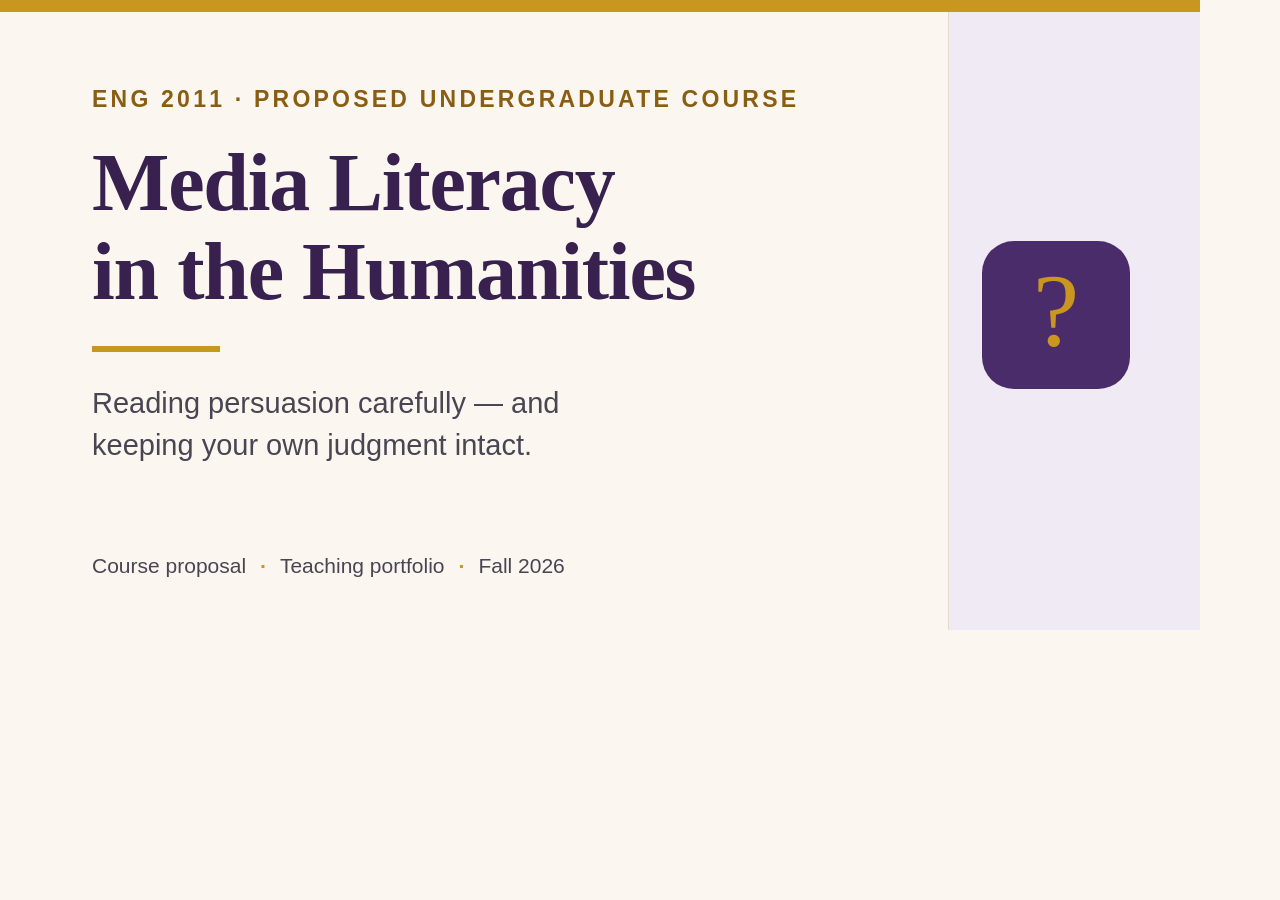
<file: assets/og-image-source.html>
<!DOCTYPE html>
<html lang="en">
<head>
<meta charset="utf-8">
<style>
  * { margin: 0; padding: 0; box-sizing: border-box; }
  html, body { width: 1200px; height: 630px; }

  body {
    background: #FBF7F0;
    font-family: "Liberation Sans", "DejaVu Sans", sans-serif;
    color: #241F2E;
    position: relative;
    overflow: hidden;
  }

  /* gold rule across the top, echoing the site masthead */
  .topbar { height: 12px; background: #C9971F; }

  /* faint plum wash panel on the right, echoing the site's tinted bands */
  .wash {
    position: absolute;
    right: 0; top: 12px; bottom: 0;
    width: 252px;
    background: #F0EAF4;
    border-left: 1px solid #E4DACB;
  }

  /* the site favicon mark, enlarged */
  .mark {
    position: absolute;
    right: 70px; top: 241px;
    width: 148px; height: 148px;
    background: #4A2C6B;
    border-radius: 32px;
    display: grid; place-items: center;
  }
  .mark span {
    font-family: "Liberation Serif", Georgia, serif;
    font-size: 104px;
    line-height: 1;
    color: #C9971F;
    transform: translateY(-4px);
  }

  .content { padding: 74px 300px 0 92px; position: relative; z-index: 2; }

  .eyebrow {
    font-size: 23px;
    font-weight: 700;
    letter-spacing: 0.14em;
    text-transform: uppercase;
    color: #8A5E12;
    margin-bottom: 26px;
  }

  h1 {
    font-family: "Liberation Serif", Georgia, serif;
    font-size: 82px;
    line-height: 1.08;
    letter-spacing: -0.015em;
    font-weight: 700;
    color: #38204F;
    margin-bottom: 30px;
  }

  .rule { width: 128px; height: 6px; background: #C9971F; margin-bottom: 30px; }

  .tagline {
    font-size: 29px;
    line-height: 1.45;
    color: #4A4453;
    max-width: 30ch;
  }

  .foot {
    position: absolute;
    left: 92px; bottom: 52px;
    font-size: 21px;
    color: #4A4453;
    display: flex;
    gap: 14px;
    align-items: center;
  }
  .foot .dot { color: #C9971F; font-weight: 700; }
</style>
</head>
<body>
  <div class="topbar"></div>
  <div class="wash"></div>
  <div class="mark"><span>?</span></div>

  <div class="content">
    <p class="eyebrow">ENG 2011 &middot; Proposed undergraduate course</p>
    <h1>Media Literacy<br>in the Humanities</h1>
    <div class="rule"></div>
    <p class="tagline">Reading persuasion carefully &mdash; and keeping your own judgment intact.</p>
  </div>

  <div class="foot">
    <span>Course proposal</span><span class="dot">&middot;</span>
    <span>Teaching portfolio</span><span class="dot">&middot;</span>
    <span>Fall 2026</span>
  </div>
</body>
</html>
</file>
<file: assets/css/site.css>
/* ==========================================================================
   ENG 2011: Media Literacy in the Humanities — e-portfolio
   Warm academic. No external fonts, no frameworks, no third-party requests.
   ========================================================================== */

:root {
  --paper:      #FBF7F0;
  --card:       #FFFDF9;
  --ink:        #241F2E;
  --ink-soft:   #4A4453;
  --plum:       #4A2C6B;
  --plum-deep:  #38204F;
  --indigo:     #3B2A63;
  --gold:       #C9971F;   /* decorative only — fails 4.5:1 as text on paper */
  --gold-text:  #8A5E12;   /* use whenever gold must carry words */
  --gold-wash:  #F6EDD8;
  --plum-wash:  #F0EAF4;
  --rule:       #E4DACB;
  --gradient-end: #6B4A0F;  /* deep gold-brown; keeps white text >=4.5:1 on the striped tiles */

  --serif: "Iowan Old Style", "Palatino Linotype", Palatino, "Book Antiqua", Georgia, serif;
  --sans: system-ui, -apple-system, "Segoe UI", Roboto, "Helvetica Neue", Arial, sans-serif;

  --measure: 68ch;
  --shell: 1120px;
  --radius: 10px;
  --shadow: 0 1px 2px rgba(36, 31, 46, .06), 0 6px 18px rgba(36, 31, 46, .07);
  --shadow-lift: 0 2px 4px rgba(36, 31, 46, .08), 0 12px 28px rgba(36, 31, 46, .12);
}

/* --- reset-ish ----------------------------------------------------------- */

*, *::before, *::after { box-sizing: border-box; }

html { -webkit-text-size-adjust: 100%; }

body {
  margin: 0;
  background: var(--paper);
  color: var(--ink);
  font-family: var(--sans);
  font-size: 1.0625rem;
  line-height: 1.65;
  overflow-wrap: break-word;
}

img { max-width: 100%; height: auto; display: block; }

h1, h2, h3, h4 {
  font-family: var(--serif);
  color: var(--plum-deep);
  line-height: 1.2;
  margin: 0 0 .5em;
  font-weight: 600;
}

h1 { font-size: clamp(2rem, 1.4rem + 2.6vw, 3rem); letter-spacing: -.015em; }
h2 { font-size: clamp(1.5rem, 1.25rem + 1.1vw, 2rem); }
h3 { font-size: 1.25rem; }
h4 { font-size: 1.0625rem; font-family: var(--sans); font-weight: 700; }

p, ul, ol { margin: 0 0 1.1em; }
li { margin-bottom: .4em; }

a { color: var(--indigo); text-decoration-thickness: 1px; text-underline-offset: 2px; }
a:hover { color: var(--plum); }

:focus-visible {
  outline: 3px solid var(--indigo);
  outline-offset: 2px;
  border-radius: 3px;
}

/* --- layout -------------------------------------------------------------- */

.shell {
  max-width: var(--shell);
  margin-inline: auto;
  padding-inline: clamp(1rem, 4vw, 2rem);
}

.prose { max-width: var(--measure); }
.prose p:last-child { margin-bottom: 0; }

main { display: block; padding-bottom: 4rem; }

section.band { padding-block: clamp(2.5rem, 6vw, 4rem); }
section.band + section.band { padding-top: 0; }

.band-tint {
  background: var(--plum-wash);
  border-block: 1px solid var(--rule);
}
.band-tint + .band { padding-top: clamp(2.5rem, 6vw, 4rem); }

.skip-link {
  position: absolute;
  left: -9999px;
  top: 0;
  background: var(--plum-deep);
  color: #fff;
  padding: .75rem 1.25rem;
  z-index: 100;
  border-radius: 0 0 var(--radius) 0;
}
.skip-link:focus { left: 0; color: #fff; }

/* --- masthead + nav ------------------------------------------------------ */

.masthead {
  background: var(--card);
  border-bottom: 3px solid var(--gold);
}

.masthead-inner {
  display: flex;
  flex-wrap: wrap;
  align-items: baseline;
  gap: .35rem 1.5rem;
  padding-block: 1rem .35rem;
}

.brand {
  font-family: var(--serif);
  font-size: 1.15rem;
  font-weight: 600;
  color: var(--plum-deep);
  text-decoration: none;
  line-height: 1.25;
}
.brand:hover { color: var(--plum); }
.brand .brand-num {
  display: block;
  font-family: var(--sans);
  font-size: .7rem;
  font-weight: 700;
  letter-spacing: .1em;
  text-transform: uppercase;
  color: var(--gold-text);
}

.brand-tag {
  font-size: .85rem;
  color: var(--ink-soft);
  margin-left: auto;
}

.nav { padding-bottom: .5rem; }
.nav ul {
  display: flex;
  flex-wrap: wrap;
  gap: .15rem .35rem;
  list-style: none;
  margin: 0;
  padding: 0;
}
.nav a {
  display: block;
  padding: .4rem .7rem;
  font-size: .925rem;
  color: var(--ink-soft);
  text-decoration: none;
  border-radius: 6px;
  border-bottom: 2px solid transparent;
}
.nav a:hover { background: var(--plum-wash); color: var(--plum-deep); }
.nav a[aria-current="page"] {
  color: var(--plum-deep);
  font-weight: 600;
  border-bottom-color: var(--gold);
  background: var(--plum-wash);
}

@media (max-width: 600px) {
  .nav a { font-size: .85rem; padding: .35rem .5rem; }
  .nav ul { gap: .1rem .2rem; }
  .brand-tag { margin-left: 0; }
}

/* --- page header --------------------------------------------------------- */

.page-head {
  padding-block: clamp(2rem, 5vw, 3.25rem) clamp(1.25rem, 3vw, 2rem);
}
.eyebrow {
  font-size: .75rem;
  font-weight: 700;
  letter-spacing: .12em;
  text-transform: uppercase;
  color: var(--gold-text);
  margin: 0 0 .6rem;
}
.page-head .lede {
  font-size: 1.15rem;
  color: var(--ink-soft);
  max-width: var(--measure);
  margin-bottom: 0;
}

/* --- hero (home) --------------------------------------------------------- */

.hero {
  padding-block: clamp(2.75rem, 7vw, 5rem);
  border-bottom: 1px solid var(--rule);
}
.hero h1 { margin-bottom: .35em; }
.hero .hero-sub {
  font-family: var(--serif);
  font-size: clamp(1.15rem, 1rem + .7vw, 1.5rem);
  color: var(--plum);
  max-width: 34ch;
  margin-bottom: 1.25rem;
  line-height: 1.35;
}
.hero .hero-body { max-width: var(--measure); font-size: 1.075rem; }

.hero-meta {
  display: flex;
  flex-wrap: wrap;
  gap: .5rem;
  margin: 1.75rem 0 0;
  padding: 0;
  list-style: none;
}
.hero-meta li {
  margin: 0;
  font-size: .85rem;
  background: var(--card);
  border: 1px solid var(--rule);
  border-radius: 999px;
  padding: .3rem .85rem;
  color: var(--ink-soft);
}

/* --- buttons ------------------------------------------------------------- */

.btn {
  display: inline-block;
  background: var(--plum);
  color: #fff;
  text-decoration: none;
  font-size: .925rem;
  font-weight: 600;
  padding: .6rem 1.2rem;
  border-radius: 6px;
  border: 1px solid var(--plum);
  transition: background .15s ease, transform .15s ease;
}
.btn:hover { background: var(--plum-deep); color: #fff; transform: translateY(-1px); }

.btn-ghost {
  background: transparent;
  color: var(--plum);
  border-color: var(--plum);
}
.btn-ghost:hover { background: var(--plum-wash); color: var(--plum-deep); }

.btn-row { display: flex; flex-wrap: wrap; gap: .75rem; margin-top: 1.5rem; }

.ext::after { content: " ↗"; font-size: .85em; }

/* --- callouts ------------------------------------------------------------ */

.callout {
  background: var(--card);
  border: 1px solid var(--rule);
  border-left: 5px solid var(--gold);
  border-radius: 0 var(--radius) var(--radius) 0;
  padding: 1.25rem 1.4rem;
  margin-bottom: 1.25rem;
  max-width: var(--measure);
}
.callout h3 {
  font-family: var(--sans);
  font-size: .8rem;
  font-weight: 700;
  letter-spacing: .1em;
  text-transform: uppercase;
  color: var(--gold-text);
  margin-bottom: .5rem;
}
.callout p:last-child { margin-bottom: 0; }

.callout-plum { border-left-color: var(--plum); }
.callout-plum h3 { color: var(--plum); }

.callout-grid {
  display: grid;
  gap: 1.25rem;
  grid-template-columns: repeat(auto-fit, minmax(min(100%, 17rem), 1fr));
}
.callout-grid .callout { max-width: none; margin-bottom: 0; }

/* --- generic cards ------------------------------------------------------- */

.grid {
  display: grid;
  gap: 1.5rem;
  grid-template-columns: repeat(auto-fit, minmax(min(100%, 17rem), 1fr));
}
.grid-2 { grid-template-columns: repeat(auto-fit, minmax(min(100%, 22rem), 1fr)); }

.card {
  background: var(--card);
  border: 1px solid var(--rule);
  border-radius: var(--radius);
  padding: 1.4rem 1.5rem;
  box-shadow: var(--shadow);
}
.card h3 { margin-bottom: .4rem; }
.card p:last-child { margin-bottom: 0; }
.card .card-num {
  font-family: var(--serif);
  font-size: 1.6rem;
  color: var(--gold-text);
  line-height: 1;
  display: block;
  margin-bottom: .35rem;
}

/* link cards (home → sections) */
.linkcard {
  display: block;
  text-decoration: none;
  color: inherit;
  transition: box-shadow .15s ease, transform .15s ease, border-color .15s ease;
}
.linkcard:hover {
  box-shadow: var(--shadow-lift);
  transform: translateY(-2px);
  border-color: var(--plum);
  color: inherit;
}
.linkcard h3 { color: var(--plum); }
.linkcard p { color: var(--ink-soft); font-size: .95rem; }

/* --- scaffolding arc (home) ---------------------------------------------- */

.arc {
  display: grid;
  gap: 1rem;
  grid-template-columns: repeat(auto-fit, minmax(min(100%, 13rem), 1fr));
  counter-reset: arcstep;
  margin: 0;
  padding: 0;
  list-style: none;
}
.arc li {
  counter-increment: arcstep;
  position: relative;
  background: var(--card);
  border: 1px solid var(--rule);
  border-top: 4px solid var(--gold);
  border-radius: var(--radius);
  padding: 1.5rem 1.25rem 1.25rem;
  margin: 0;
}
.arc li::before {
  content: counter(arcstep);
  position: absolute;
  top: -.9rem;
  left: 1.25rem;
  width: 1.8rem;
  height: 1.8rem;
  display: grid;
  place-items: center;
  background: var(--plum);
  color: #fff;
  font-size: .85rem;
  font-weight: 700;
  border-radius: 50%;
  border: 3px solid var(--paper);
}
.arc h3 { font-family: var(--sans); font-size: 1rem; font-weight: 700; margin-bottom: .3rem; }
.arc p { font-size: .925rem; color: var(--ink-soft); margin: 0; }

/* --- objectives + Bloom chips -------------------------------------------- */

.chip {
  display: inline-block;
  font-size: .7rem;
  font-weight: 700;
  letter-spacing: .07em;
  text-transform: uppercase;
  padding: .2rem .6rem;
  border-radius: 999px;
  background: var(--gold-wash);
  color: var(--gold-text);
  border: 1px solid #E3CE9B;
  white-space: nowrap;
}
.chip-plum { background: var(--plum-wash); color: var(--plum); border-color: #D6C7E2; }

.chip-row { display: flex; flex-wrap: wrap; gap: .4rem; margin-bottom: .7rem; }

.objective { display: flex; flex-direction: column; }
.objective .obj-index {
  font-family: var(--serif);
  font-size: .85rem;
  color: var(--gold-text);
  font-weight: 700;
  letter-spacing: .05em;
  margin-bottom: .3rem;
}

/* --- artifact cards ------------------------------------------------------ */

.artifact {
  background: var(--card);
  border: 1px solid var(--rule);
  border-radius: var(--radius);
  overflow: hidden;
  box-shadow: var(--shadow);
  display: flex;
  flex-direction: column;
  transition: box-shadow .15s ease, transform .15s ease;
}
.artifact:hover { box-shadow: var(--shadow-lift); transform: translateY(-2px); }

.artifact-media {
  /* Screenshots arrive at wildly different shapes (0.93 to 1.67 so far), so the
     image is fitted whole rather than cropped — a centre-crop was cutting titles
     off the tall ones. 4:3 keeps letterboxing modest across that whole range. */
  aspect-ratio: 4 / 3;
  background: var(--plum-wash);
  border-bottom: 1px solid var(--rule);
  position: relative;
  overflow: hidden;
  padding: .75rem;
}
.artifact-media img {
  width: 100%;
  height: 100%;
  object-fit: contain;
  border-radius: 4px;
}

/* placeholder shown by artifact-media.js when the screenshot is absent */
.artifact-media.is-placeholder {
  padding: 1.5rem;
  display: flex;
  flex-direction: column;
  align-items: center;
  justify-content: center;
  gap: .35rem;
  text-align: center;
  padding: 1.5rem;
  background:
    repeating-linear-gradient(135deg, rgba(255,255,255,.12) 0 12px, transparent 12px 24px),
    linear-gradient(135deg, var(--plum) 0%, var(--indigo) 55%, var(--gradient-end) 100%);
}
.artifact-media.is-placeholder .ph-name {
  font-family: var(--serif);
  font-size: 1.15rem;
  color: #fff;
  margin: 0 0 .4rem;
  text-shadow: 0 1px 3px rgba(0,0,0,.35);
}
.artifact-media.is-placeholder .ph-hint {
  font-size: .75rem;
  letter-spacing: .06em;
  text-transform: uppercase;
  color: #F4E9CF;
  margin: 0;
}

.artifact-body { padding: 1.25rem 1.4rem 1.4rem; display: flex; flex-direction: column; flex: 1; }
.artifact-body h3 { margin-bottom: .5rem; }
.artifact-body .btn-row { margin-top: auto; padding-top: 1rem; }
.artifact-note {
  font-size: .9rem;
  color: var(--ink-soft);
  background: var(--gold-wash);
  border-radius: 6px;
  padding: .65rem .85rem;
  margin-bottom: 0;
}

/* compact list for secondary experiments */
.mini-grid {
  display: grid;
  gap: 1rem;
  grid-template-columns: repeat(auto-fit, minmax(min(100%, 15rem), 1fr));
}
.mini {
  background: var(--card);
  border: 1px solid var(--rule);
  border-left: 3px solid var(--gold);
  border-radius: 6px;
  padding: 1rem 1.1rem;
}
.mini h3 { font-family: var(--sans); font-size: .975rem; font-weight: 700; margin-bottom: .3rem; }
.mini p { font-size: .9rem; color: var(--ink-soft); margin-bottom: .6rem; }
.mini a { font-size: .875rem; font-weight: 600; }

/* --- schedule table ------------------------------------------------------ */

.table-scroll {
  overflow-x: auto;
  border: 1px solid var(--rule);
  border-radius: var(--radius);
  background: var(--card);
  -webkit-overflow-scrolling: touch;
}
.table-scroll:focus-visible { outline: 3px solid var(--indigo); outline-offset: 2px; }

.scroll-hint {
  font-size: .85rem;
  color: var(--ink-soft);
  margin-bottom: .6rem;
  font-style: italic;
}

table { border-collapse: collapse; width: 100%; font-size: .9rem; }
caption {
  text-align: left;
  font-size: .85rem;
  color: var(--ink-soft);
  padding: .85rem 1rem;
  border-bottom: 1px solid var(--rule);
}
th, td { text-align: left; padding: .7rem .85rem; border-bottom: 1px solid var(--rule); vertical-align: top; }
thead th {
  background: var(--plum-wash);
  color: var(--plum-deep);
  font-size: .78rem;
  letter-spacing: .06em;
  text-transform: uppercase;
  white-space: nowrap;
  position: sticky;
  top: 0;
}
tbody th { font-weight: 700; color: var(--plum); white-space: nowrap; }
tbody tr:last-child th, tbody tr:last-child td { border-bottom: 0; }
tr.is-flagged td, tr.is-flagged th { background: var(--gold-wash); }

.schedule-table { min-width: 60rem; }
.schedule-table td { min-width: 9rem; }

/* points tables are narrow; let them breathe */
.table-plain { max-width: 34rem; }
.table-plain td:last-child, .table-plain th:last-child { text-align: right; white-space: nowrap; }

/* --- cartoon embed ------------------------------------------------------- */

.cartoon-frame {
  /* the embedded artifact lays out to a 480px column; framing it any wider just
     strands it in empty background */
  max-width: 540px;
  border: 1px solid var(--rule);
  border-radius: var(--radius);
  overflow: hidden;
  box-shadow: var(--shadow);
  background: var(--card);
}
.cartoon-frame iframe {
  display: block;
  width: 100%;
  height: min(88vh, 900px);
  border: 0;
}

/* mobile: nested scrolling is miserable, so send people to the full page */
.cartoon-card { display: none; }

@media (max-width: 899px) {
  .cartoon-frame { display: none; }
  /* the fallback card already carries an "Open the explainer" call to action */
  .cartoon-fullscreen { display: none; }
  .cartoon-card {
    display: block;
    text-decoration: none;
    color: inherit;
    background:
      repeating-linear-gradient(135deg, rgba(255,255,255,.12) 0 12px, transparent 12px 24px),
      linear-gradient(135deg, var(--plum) 0%, var(--indigo) 55%, var(--gradient-end) 100%);
    border-radius: var(--radius);
    padding: 2.25rem 1.5rem;
    text-align: center;
    box-shadow: var(--shadow);
  }
  .cartoon-card .cc-kicker {
    font-size: .72rem; letter-spacing: .12em; text-transform: uppercase;
    color: #F4E9CF; margin: 0 0 .5rem;
  }
  .cartoon-card .cc-title {
    font-family: var(--serif); font-size: 1.4rem; color: #fff; margin: 0 0 .6rem;
    text-shadow: 0 1px 3px rgba(0,0,0,.3);
  }
  .cartoon-card .cc-sub { color: #EFE4F2; font-size: .95rem; margin: 0 0 1.1rem; }
  .cartoon-card .cc-cta {
    display: inline-block; background: #fff; color: var(--plum-deep);
    font-weight: 700; font-size: .925rem; padding: .6rem 1.3rem; border-radius: 6px;
  }
}

/* --- footer -------------------------------------------------------------- */

.site-footer {
  background: var(--card);
  border-top: 3px solid var(--gold);
  padding-block: 2rem;
  font-size: .9rem;
  color: var(--ink-soft);
}
.site-footer p { margin-bottom: .5rem; max-width: var(--measure); }
.site-footer p:last-child { margin-bottom: 0; }
.site-footer .footer-note { font-size: .85rem; }

/* --- utilities ----------------------------------------------------------- */

.stack > * + * { margin-top: 1.25rem; }
.mt-0 { margin-top: 0; }
.mb-lg { margin-bottom: 2rem; }
.section-intro { max-width: var(--measure); margin-bottom: 2rem; }
.visually-hidden {
  position: absolute; width: 1px; height: 1px; overflow: hidden;
  clip: rect(0 0 0 0); clip-path: inset(50%); white-space: nowrap;
}

/* --- motion -------------------------------------------------------------- */

@media (prefers-reduced-motion: reduce) {
  *, *::before, *::after {
    animation-duration: .01ms !important;
    animation-iteration-count: 1 !important;
    transition-duration: .01ms !important;
    scroll-behavior: auto !important;
  }
  .linkcard:hover, .artifact:hover, .btn:hover { transform: none; }
}

/* --- print --------------------------------------------------------------- */

@media print {
  .nav, .skip-link, .btn-row, .cartoon-frame, .cartoon-card { display: none; }
  body { background: #fff; font-size: 11pt; }
  .card, .artifact, .callout { box-shadow: none; break-inside: avoid; }
  .schedule-table { min-width: 0; font-size: 8pt; }
  .table-scroll { overflow: visible; }
}

/* --- Bloom's taxonomy coverage ------------------------------------------- */
/* Ordinal ramp: Bloom levels are an ordered scale, so one hue stepping
   light -> dark carries the rising cognitive demand. Validated for monotone
   lightness, adjacent step gaps, and a light end clearing 3:1 on the card
   surface. Sequential single-hue is colourblind-safe by construction, and the
   level name is always present as text, so nothing is encoded by colour alone. */
:root {
  --bloom-1: #9D8DAF;
  --bloom-2: #88769B;
  --bloom-3: #736088;
  --bloom-4: #5E4974;
  --bloom-5: #493361;
  --bloom-6: #341C4D;
}

.bloom {
  margin: 0;
  /* cap the width: a full 1120px track makes a count of 3 read as an enormous
     bar, which overstates the magnitude */
  max-width: 44rem;
  background: var(--card);
  border: 1px solid var(--rule);
  border-radius: var(--radius);
  padding: 1.5rem clamp(1rem, 3vw, 1.75rem);
  box-shadow: var(--shadow);
}

.bloom-head { margin-bottom: 1.25rem; }
.bloom-figure {
  /* hero figure takes the sans, never the serif used for headings */
  font-family: var(--sans);
  font-size: clamp(2rem, 1.5rem + 2vw, 2.75rem);
  font-weight: 700;
  line-height: 1;
  color: var(--plum);
  display: block;
  margin-bottom: .3rem;
}
.bloom-figure-note {
  font-size: .95rem;
  color: var(--ink-soft);
  margin: 0;
  max-width: 46ch;
}

.bloom-table { width: 100%; border-collapse: collapse; font-size: .95rem; }
.bloom-table th, .bloom-table td { border: 0; padding: .45rem 0; vertical-align: middle; }
.bloom-table tbody th {
  font-weight: 600;
  color: var(--ink);
  white-space: nowrap;
  padding-right: 1rem;
  width: 1%;
}
.bloom-table td.bloom-track { width: 100%; padding-right: 1.25rem; }
.bloom-bar {
  display: block;
  height: 10px;                 /* thin mark, not a heavy block */
  width: var(--w);
  min-width: 10px;
  background: var(--c);
  border-radius: 0 5px 5px 0;   /* rounded data-end, anchored at the baseline */
}
.bloom-table td.bloom-count {
  width: 1%;
  white-space: nowrap;
  text-align: right;
  font-variant-numeric: tabular-nums;  /* aligns down the column */
  color: var(--ink-soft);
  padding-right: 1rem;
}
.bloom-objs { width: 1%; white-space: nowrap; }
.bloom-obj {
  display: inline-block;
  min-width: 1.4rem;
  text-align: center;
  font-size: .75rem;
  font-weight: 700;
  color: var(--plum);
  background: var(--plum-wash);
  border: 1px solid #D6C7E2;
  border-radius: 4px;
  padding: .05rem .25rem;
  margin-left: .2rem;
}
.bloom-foot {
  margin: 1.25rem 0 0;
  font-size: .875rem;
  color: var(--ink-soft);
}

@media (max-width: 600px) {
  .bloom-table { font-size: .875rem; }
  .bloom-table tbody th { white-space: normal; padding-right: .6rem; }
  .bloom-objs { display: none; }   /* numbers stay in the objective cards above */
}

/* --- reading links + source badges --------------------------------------- */
/* Readings are sourced from the UCF Library or the creator's own site rather
   than from open aggregators, because openly posted copies disappear. The badge
   tells a reader which links need a UCF login before they click one. */

/* colour + underline already mark these as links; bold too made the
   reading column overpower every other column in the row */
.reading-link { font-weight: inherit; }

.src {
  display: block;
  width: max-content;
  max-width: 100%;
  margin-top: .35rem;
  font-size: .68rem;
  font-weight: 700;
  letter-spacing: .06em;
  text-transform: uppercase;
  padding: .1rem .45rem;
  border-radius: 4px;
  white-space: nowrap;
}
.src-ucf {
  background: var(--gold-wash);
  color: var(--gold-text);
  border: 1px solid #E3CE9B;
}
.src-open {
  background: var(--plum-wash);
  color: var(--plum);
  border: 1px solid #D6C7E2;
}
</file>
